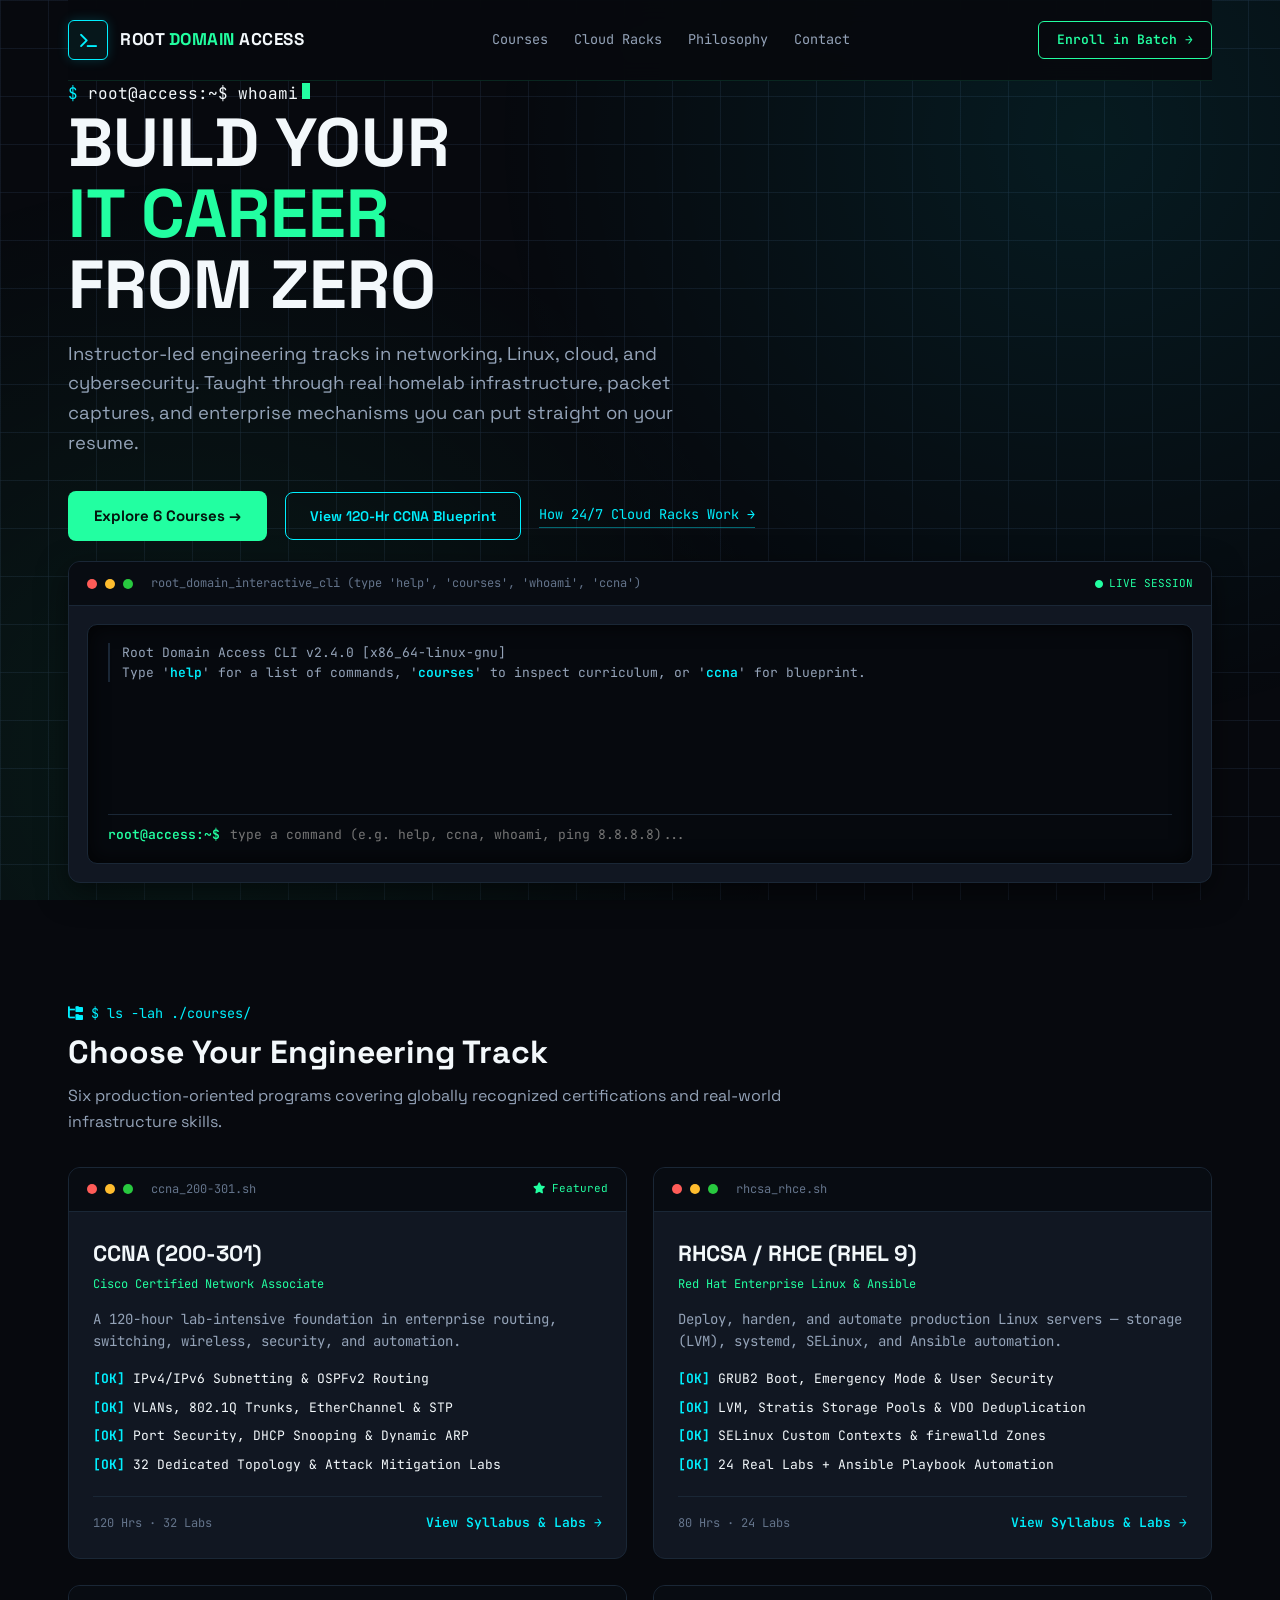
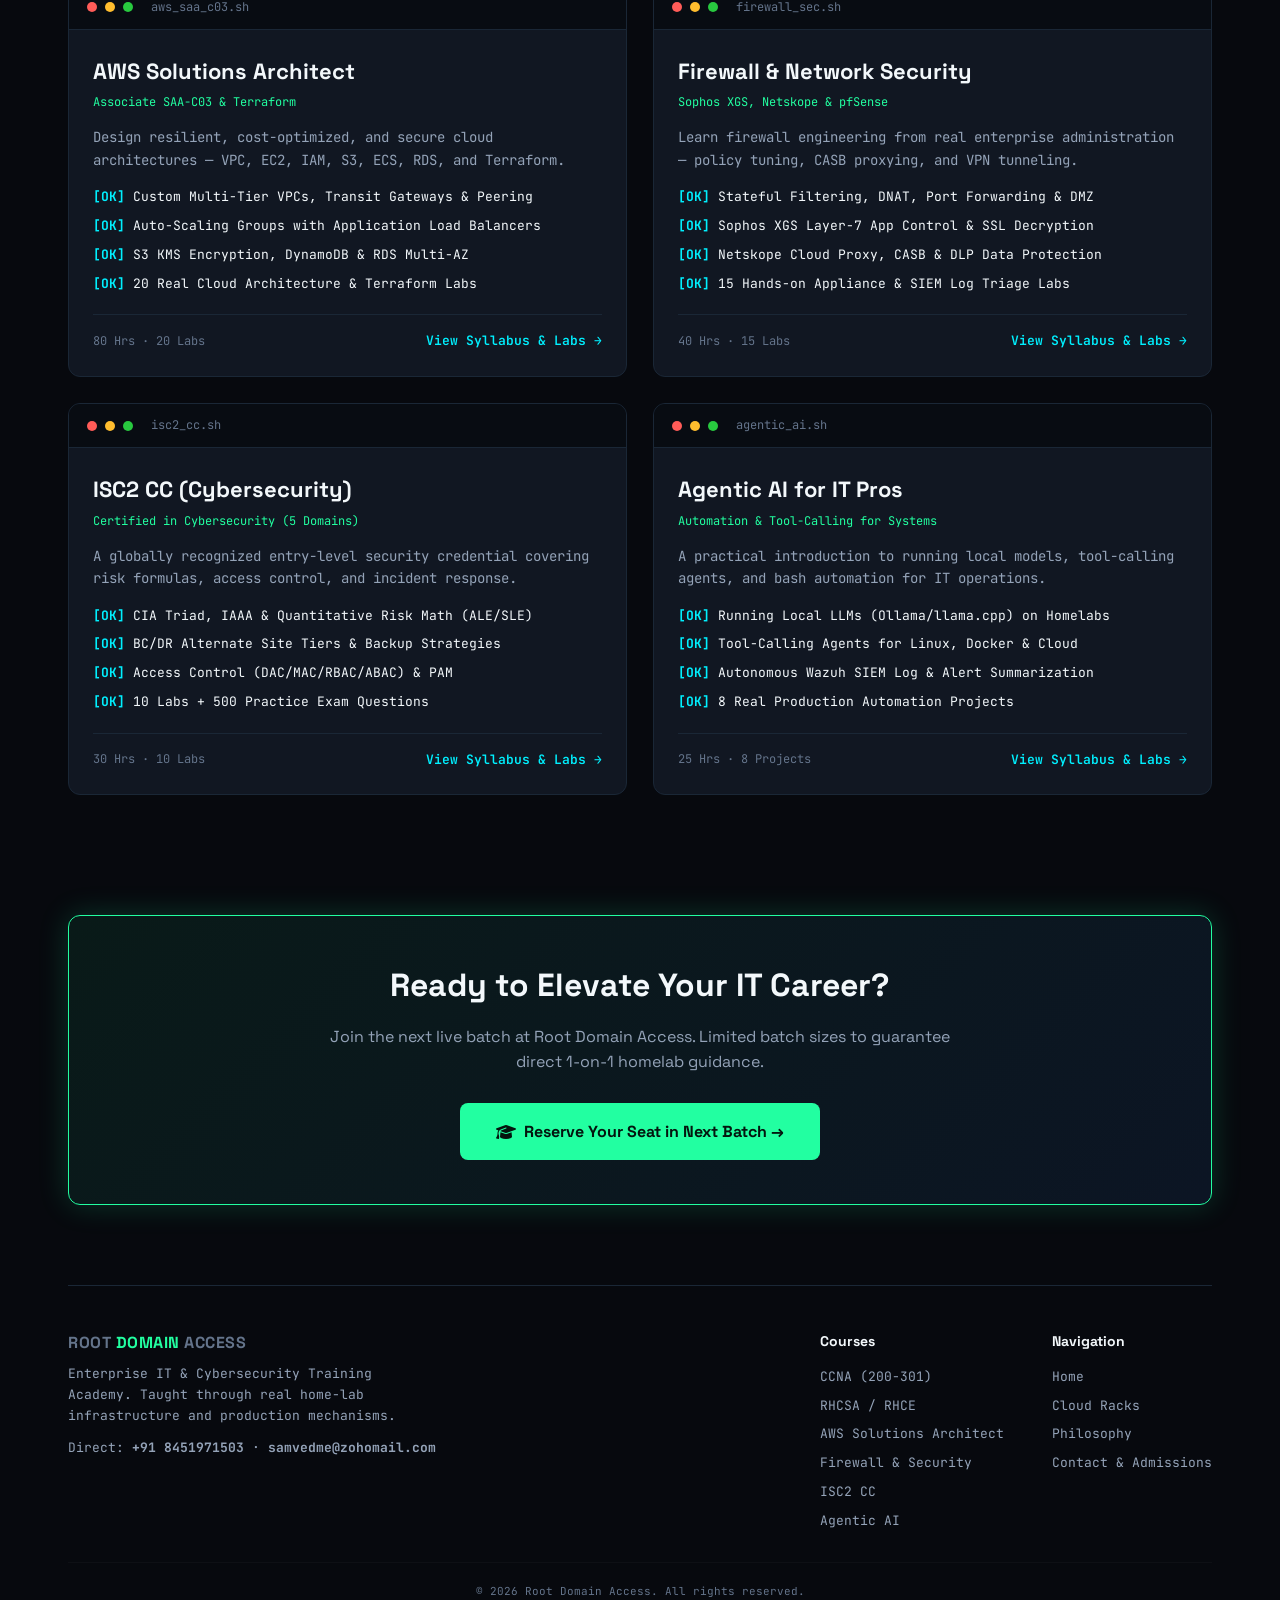
<file: index.html>
<!DOCTYPE html>
<html lang="en">
<head>
<meta charset="UTF-8">
<meta name="viewport" content="width=device-width, initial-scale=1.0">
<title>Root Domain Access — Production-Grade IT & Cybersecurity Academy</title>
<link rel="preconnect" href="https://fonts.googleapis.com">
<link rel="preconnect" href="https://fonts.gstatic.com" crossorigin>
<link href="https://fonts.googleapis.com/css2?family=JetBrains+Mono:ital,wght@0,400;0,500;0,600;0,700;1,400&family=Space+Grotesk:wght@400;500;600;700&display=swap" rel="stylesheet">
<link rel="stylesheet" href="https://cdnjs.cloudflare.com/ajax/libs/font-awesome/6.4.0/css/all.min.css">
<link rel="stylesheet" href="style.css">
<style>
  /* Terminal Simulator Styling */
  .interactive-term {
    background: #06090e;
    border: 1px solid var(--card-border);
    border-radius: 10px;
    padding: 18px 20px;
    font-size: 13px;
    color: var(--white);
    min-height: 240px;
    max-height: 380px;
    overflow-y: auto;
    display: flex;
    flex-direction: column;
    box-shadow: inset 0 0 20px rgba(0,0,0,0.8);
  }
  .term-output {
    flex: 1;
    overflow-y: auto;
    display: flex;
    flex-direction: column;
    gap: 8px;
    margin-bottom: 12px;
  }
  .term-line {
    display: flex;
    gap: 8px;
    color: var(--gray);
  }
  .term-prompt {
    color: var(--green);
    font-weight: 600;
  }
  .term-cmd-text {
    color: var(--white);
  }
  .term-resp {
    color: var(--gray);
    white-space: pre-wrap;
    line-height: 1.5;
    padding-left: 12px;
    border-left: 2px solid var(--card-border);
    margin-bottom: 6px;
  }
  .term-resp .cmd {
    color: var(--cyan);
    font-weight: 600;
  }
  .term-input-row {
    display: flex;
    align-items: center;
    gap: 10px;
    border-top: 1px solid var(--card-border);
    padding-top: 10px;
  }
  .term-input-field {
    flex: 1;
    background: transparent;
    border: none;
    color: var(--white);
    font-family: 'JetBrains Mono', monospace;
    font-size: 13px;
    outline: none;
  }
</style>
</head>
<body>

<div class="wrap">

  <!-- Navbar -->
  <nav>
    <a href="index.html" class="brand">
      <div class="logo-box"><i class="fa-solid fa-terminal"></i></div>
      <div class="brand-text">ROOT <span>DOMAIN</span> ACCESS</div>
    </a>
    <div class="nav-links">
      <a href="#courses">Courses</a>
      <a href="labs.html">Cloud Racks</a>
      <a href="about.html">Philosophy</a>
      <a href="contact.html">Contact</a>
    </div>
    <a href="contact.html" class="btn-enroll-nav">Enroll in Batch →</a>
  </nav>

  <!-- Hero Section -->
  <section class="hero">
    <div class="tag">
      <span style="color:var(--cyan);">$</span> root@access:~$ whoami<span class="cursor-blink" style="width:8px;height:16px;background:var(--green);display:inline-block;margin-left:4px;animation:blink 1.1s step-end infinite;"></span>
    </div>
    <h1 style="font-size:clamp(40px, 5.8vw, 68px);line-height:1.05;margin-bottom:18px;">
      <span style="color:var(--white);">BUILD YOUR</span><br>
      <span style="color:var(--green);">IT CAREER</span><br>
      <span style="color:var(--white);">FROM ZERO</span>
    </h1>
    <p class="hero-sub" style="max-width:680px;color:var(--gray);font-family:'Space Grotesk',sans-serif;font-size:18.5px;line-height:1.6;margin-bottom:34px;">
      Instructor-led engineering tracks in networking, Linux, cloud, and cybersecurity. Taught through real homelab infrastructure, packet captures, and enterprise mechanisms you can put straight on your resume.
    </p>
    <div style="display:flex;gap:18px;flex-wrap:wrap;align-items:center;">
      <a href="#courses" class="btn-primary">Explore 6 Courses →</a>
      <a href="ccna.html" class="btn-secondary">View 120-Hr CCNA Blueprint</a>
      <a href="labs.html" class="btn-ghost">How 24/7 Cloud Racks Work →</a>
    </div>
  </section>

  <!-- Interactive Terminal Simulator Sandbox -->
  <section style="margin:20px 0 60px;">
    <div class="terminal-window">
      <div class="titlebar">
        <div class="dot r"></div><div class="dot y"></div><div class="dot g"></div>
        <div class="titlebar-file">root_domain_interactive_cli (type 'help', 'courses', 'whoami', 'ccna')</div>
        <div class="titlebar-status"><i class="fa-solid fa-circle" style="font-size:8px;"></i> LIVE SESSION</div>
      </div>
      <div style="padding:18px;">
        <div class="interactive-term">
          <div class="term-output" id="terminal-output">
            <div class="term-resp">Root Domain Access CLI v2.4.0 [x86_64-linux-gnu]
Type '<span class="cmd">help</span>' for a list of commands, '<span class="cmd">courses</span>' to inspect curriculum, or '<span class="cmd">ccna</span>' for blueprint.</div>
          </div>
          <div class="term-input-row">
            <span class="term-prompt">root@access:~$</span>
            <input type="text" id="terminal-input" class="term-input-field" placeholder="type a command (e.g. help, ccna, whoami, ping 8.8.8.8)..." autocomplete="off" autofocus>
          </div>
        </div>
      </div>
    </div>
  </section>

  <!-- Course Catalog Grid -->
  <section id="courses" class="section-pad">
    <div class="sec-kicker"><i class="fa-solid fa-folder-tree"></i> $ ls -lah ./courses/</div>
    <h2 class="sec-title">Choose Your Engineering Track</h2>
    <p class="sec-subtitle">
      Six production-oriented programs covering globally recognized certifications and real-world infrastructure skills.
    </p>

    <div class="course-grid" style="display:grid;grid-template-columns:repeat(2, 1fr);gap:26px;">

      <!-- 1. CCNA -->
      <div class="course-card" style="background:var(--bg-card);border:1px solid var(--card-border);border-radius:12px;overflow:hidden;display:flex;flex-direction:column;transition:border-color .2s;">
        <div class="titlebar">
          <div class="dot r"></div><div class="dot y"></div><div class="dot g"></div>
          <div class="titlebar-file">ccna_200-301.sh</div>
          <span style="margin-left:auto;font-size:11px;color:var(--green);"><i class="fa-solid fa-star"></i> Featured</span>
        </div>
        <div style="padding:24px;flex:1;display:flex;flex-direction:column;">
          <h3 style="font-size:22px;margin-bottom:4px;">CCNA (200-301)</h3>
          <div style="font-size:12px;color:var(--green);margin-bottom:14px;">Cisco Certified Network Associate</div>
          <p style="font-size:14px;color:var(--gray);margin-bottom:16px;">
            A 120-hour lab-intensive foundation in enterprise routing, switching, wireless, security, and automation.
          </p>
          <ul style="list-style:none;display:flex;flex-direction:column;gap:8px;margin-bottom:20px;font-size:13px;color:var(--white);">
            <li style="display:flex;gap:8px;"><span style="color:var(--cyan);font-weight:bold;">[OK]</span> IPv4/IPv6 Subnetting &amp; OSPFv2 Routing</li>
            <li style="display:flex;gap:8px;"><span style="color:var(--cyan);font-weight:bold;">[OK]</span> VLANs, 802.1Q Trunks, EtherChannel &amp; STP</li>
            <li style="display:flex;gap:8px;"><span style="color:var(--cyan);font-weight:bold;">[OK]</span> Port Security, DHCP Snooping &amp; Dynamic ARP</li>
            <li style="display:flex;gap:8px;"><span style="color:var(--cyan);font-weight:bold;">[OK]</span> 32 Dedicated Topology &amp; Attack Mitigation Labs</li>
          </ul>
          <div style="margin-top:auto;padding-top:16px;border-top:1px solid var(--card-border);display:flex;justify-content:space-between;align-items:center;">
            <div style="font-size:12px;color:var(--gray-dim);">120 Hrs · 32 Labs</div>
            <a href="ccna.html" style="color:var(--cyan);text-decoration:none;font-size:13px;font-weight:600;">View Syllabus &amp; Labs →</a>
          </div>
        </div>
      </div>

      <!-- 2. RHCSA / RHCE -->
      <div class="course-card" style="background:var(--bg-card);border:1px solid var(--card-border);border-radius:12px;overflow:hidden;display:flex;flex-direction:column;transition:border-color .2s;">
        <div class="titlebar">
          <div class="dot r"></div><div class="dot y"></div><div class="dot g"></div>
          <div class="titlebar-file">rhcsa_rhce.sh</div>
        </div>
        <div style="padding:24px;flex:1;display:flex;flex-direction:column;">
          <h3 style="font-size:22px;margin-bottom:4px;">RHCSA / RHCE (RHEL 9)</h3>
          <div style="font-size:12px;color:var(--green);margin-bottom:14px;">Red Hat Enterprise Linux &amp; Ansible</div>
          <p style="font-size:14px;color:var(--gray);margin-bottom:16px;">
            Deploy, harden, and automate production Linux servers — storage (LVM), systemd, SELinux, and Ansible automation.
          </p>
          <ul style="list-style:none;display:flex;flex-direction:column;gap:8px;margin-bottom:20px;font-size:13px;color:var(--white);">
            <li style="display:flex;gap:8px;"><span style="color:var(--cyan);font-weight:bold;">[OK]</span> GRUB2 Boot, Emergency Mode &amp; User Security</li>
            <li style="display:flex;gap:8px;"><span style="color:var(--cyan);font-weight:bold;">[OK]</span> LVM, Stratis Storage Pools &amp; VDO Deduplication</li>
            <li style="display:flex;gap:8px;"><span style="color:var(--cyan);font-weight:bold;">[OK]</span> SELinux Custom Contexts &amp; firewalld Zones</li>
            <li style="display:flex;gap:8px;"><span style="color:var(--cyan);font-weight:bold;">[OK]</span> 24 Real Labs + Ansible Playbook Automation</li>
          </ul>
          <div style="margin-top:auto;padding-top:16px;border-top:1px solid var(--card-border);display:flex;justify-content:space-between;align-items:center;">
            <div style="font-size:12px;color:var(--gray-dim);">80 Hrs · 24 Labs</div>
            <a href="rhcsa-rhce.html" style="color:var(--cyan);text-decoration:none;font-size:13px;font-weight:600;">View Syllabus &amp; Labs →</a>
          </div>
        </div>
      </div>

      <!-- 3. AWS Solutions Architect -->
      <div class="course-card" style="background:var(--bg-card);border:1px solid var(--card-border);border-radius:12px;overflow:hidden;display:flex;flex-direction:column;transition:border-color .2s;">
        <div class="titlebar">
          <div class="dot r"></div><div class="dot y"></div><div class="dot g"></div>
          <div class="titlebar-file">aws_saa_c03.sh</div>
        </div>
        <div style="padding:24px;flex:1;display:flex;flex-direction:column;">
          <h3 style="font-size:22px;margin-bottom:4px;">AWS Solutions Architect</h3>
          <div style="font-size:12px;color:var(--green);margin-bottom:14px;">Associate SAA-C03 &amp; Terraform</div>
          <p style="font-size:14px;color:var(--gray);margin-bottom:16px;">
            Design resilient, cost-optimized, and secure cloud architectures — VPC, EC2, IAM, S3, ECS, RDS, and Terraform.
          </p>
          <ul style="list-style:none;display:flex;flex-direction:column;gap:8px;margin-bottom:20px;font-size:13px;color:var(--white);">
            <li style="display:flex;gap:8px;"><span style="color:var(--cyan);font-weight:bold;">[OK]</span> Custom Multi-Tier VPCs, Transit Gateways &amp; Peering</li>
            <li style="display:flex;gap:8px;"><span style="color:var(--cyan);font-weight:bold;">[OK]</span> Auto-Scaling Groups with Application Load Balancers</li>
            <li style="display:flex;gap:8px;"><span style="color:var(--cyan);font-weight:bold;">[OK]</span> S3 KMS Encryption, DynamoDB &amp; RDS Multi-AZ</li>
            <li style="display:flex;gap:8px;"><span style="color:var(--cyan);font-weight:bold;">[OK]</span> 20 Real Cloud Architecture &amp; Terraform Labs</li>
          </ul>
          <div style="margin-top:auto;padding-top:16px;border-top:1px solid var(--card-border);display:flex;justify-content:space-between;align-items:center;">
            <div style="font-size:12px;color:var(--gray-dim);">80 Hrs · 20 Labs</div>
            <a href="aws-solutions-architect.html" style="color:var(--cyan);text-decoration:none;font-size:13px;font-weight:600;">View Syllabus &amp; Labs →</a>
          </div>
        </div>
      </div>

      <!-- 4. Firewall & Network Security -->
      <div class="course-card" style="background:var(--bg-card);border:1px solid var(--card-border);border-radius:12px;overflow:hidden;display:flex;flex-direction:column;transition:border-color .2s;">
        <div class="titlebar">
          <div class="dot r"></div><div class="dot y"></div><div class="dot g"></div>
          <div class="titlebar-file">firewall_sec.sh</div>
        </div>
        <div style="padding:24px;flex:1;display:flex;flex-direction:column;">
          <h3 style="font-size:22px;margin-bottom:4px;">Firewall &amp; Network Security</h3>
          <div style="font-size:12px;color:var(--green);margin-bottom:14px;">Sophos XGS, Netskope &amp; pfSense</div>
          <p style="font-size:14px;color:var(--gray);margin-bottom:16px;">
            Learn firewall engineering from real enterprise administration — policy tuning, CASB proxying, and VPN tunneling.
          </p>
          <ul style="list-style:none;display:flex;flex-direction:column;gap:8px;margin-bottom:20px;font-size:13px;color:var(--white);">
            <li style="display:flex;gap:8px;"><span style="color:var(--cyan);font-weight:bold;">[OK]</span> Stateful Filtering, DNAT, Port Forwarding &amp; DMZ</li>
            <li style="display:flex;gap:8px;"><span style="color:var(--cyan);font-weight:bold;">[OK]</span> Sophos XGS Layer-7 App Control &amp; SSL Decryption</li>
            <li style="display:flex;gap:8px;"><span style="color:var(--cyan);font-weight:bold;">[OK]</span> Netskope Cloud Proxy, CASB &amp; DLP Data Protection</li>
            <li style="display:flex;gap:8px;"><span style="color:var(--cyan);font-weight:bold;">[OK]</span> 15 Hands-on Appliance &amp; SIEM Log Triage Labs</li>
          </ul>
          <div style="margin-top:auto;padding-top:16px;border-top:1px solid var(--card-border);display:flex;justify-content:space-between;align-items:center;">
            <div style="font-size:12px;color:var(--gray-dim);">40 Hrs · 15 Labs</div>
            <a href="firewall-security.html" style="color:var(--cyan);text-decoration:none;font-size:13px;font-weight:600;">View Syllabus &amp; Labs →</a>
          </div>
        </div>
      </div>

      <!-- 5. ISC2 CC -->
      <div class="course-card" style="background:var(--bg-card);border:1px solid var(--card-border);border-radius:12px;overflow:hidden;display:flex;flex-direction:column;transition:border-color .2s;">
        <div class="titlebar">
          <div class="dot r"></div><div class="dot y"></div><div class="dot g"></div>
          <div class="titlebar-file">isc2_cc.sh</div>
        </div>
        <div style="padding:24px;flex:1;display:flex;flex-direction:column;">
          <h3 style="font-size:22px;margin-bottom:4px;">ISC2 CC (Cybersecurity)</h3>
          <div style="font-size:12px;color:var(--green);margin-bottom:14px;">Certified in Cybersecurity (5 Domains)</div>
          <p style="font-size:14px;color:var(--gray);margin-bottom:16px;">
            A globally recognized entry-level security credential covering risk formulas, access control, and incident response.
          </p>
          <ul style="list-style:none;display:flex;flex-direction:column;gap:8px;margin-bottom:20px;font-size:13px;color:var(--white);">
            <li style="display:flex;gap:8px;"><span style="color:var(--cyan);font-weight:bold;">[OK]</span> CIA Triad, IAAA &amp; Quantitative Risk Math (ALE/SLE)</li>
            <li style="display:flex;gap:8px;"><span style="color:var(--cyan);font-weight:bold;">[OK]</span> BC/DR Alternate Site Tiers &amp; Backup Strategies</li>
            <li style="display:flex;gap:8px;"><span style="color:var(--cyan);font-weight:bold;">[OK]</span> Access Control (DAC/MAC/RBAC/ABAC) &amp; PAM</li>
            <li style="display:flex;gap:8px;"><span style="color:var(--cyan);font-weight:bold;">[OK]</span> 10 Labs + 500 Practice Exam Questions</li>
          </ul>
          <div style="margin-top:auto;padding-top:16px;border-top:1px solid var(--card-border);display:flex;justify-content:space-between;align-items:center;">
            <div style="font-size:12px;color:var(--gray-dim);">30 Hrs · 10 Labs</div>
            <a href="isc2-cc.html" style="color:var(--cyan);text-decoration:none;font-size:13px;font-weight:600;">View Syllabus &amp; Labs →</a>
          </div>
        </div>
      </div>

      <!-- 6. Agentic AI -->
      <div class="course-card" style="background:var(--bg-card);border:1px solid var(--card-border);border-radius:12px;overflow:hidden;display:flex;flex-direction:column;transition:border-color .2s;">
        <div class="titlebar">
          <div class="dot r"></div><div class="dot y"></div><div class="dot g"></div>
          <div class="titlebar-file">agentic_ai.sh</div>
        </div>
        <div style="padding:24px;flex:1;display:flex;flex-direction:column;">
          <h3 style="font-size:22px;margin-bottom:4px;">Agentic AI for IT Pros</h3>
          <div style="font-size:12px;color:var(--green);margin-bottom:14px;">Automation &amp; Tool-Calling for Systems</div>
          <p style="font-size:14px;color:var(--gray);margin-bottom:16px;">
            A practical introduction to running local models, tool-calling agents, and bash automation for IT operations.
          </p>
          <ul style="list-style:none;display:flex;flex-direction:column;gap:8px;margin-bottom:20px;font-size:13px;color:var(--white);">
            <li style="display:flex;gap:8px;"><span style="color:var(--cyan);font-weight:bold;">[OK]</span> Running Local LLMs (Ollama/llama.cpp) on Homelabs</li>
            <li style="display:flex;gap:8px;"><span style="color:var(--cyan);font-weight:bold;">[OK]</span> Tool-Calling Agents for Linux, Docker &amp; Cloud</li>
            <li style="display:flex;gap:8px;"><span style="color:var(--cyan);font-weight:bold;">[OK]</span> Autonomous Wazuh SIEM Log &amp; Alert Summarization</li>
            <li style="display:flex;gap:8px;"><span style="color:var(--cyan);font-weight:bold;">[OK]</span> 8 Real Production Automation Projects</li>
          </ul>
          <div style="margin-top:auto;padding-top:16px;border-top:1px solid var(--card-border);display:flex;justify-content:space-between;align-items:center;">
            <div style="font-size:12px;color:var(--gray-dim);">25 Hrs · 8 Projects</div>
            <a href="agentic-ai.html" style="color:var(--cyan);text-decoration:none;font-size:13px;font-weight:600;">View Syllabus &amp; Labs →</a>
          </div>
        </div>
      </div>

    </div>
  </section>

  <!-- CTA Banner -->
  <div class="cta-banner">
    <h2>Ready to Elevate Your IT Career?</h2>
    <p>Join the next live batch at Root Domain Access. Limited batch sizes to guarantee direct 1-on-1 homelab guidance.</p>
    <a href="contact.html" class="btn-primary" style="padding:16px 36px;font-size:16px;">
      <i class="fa-solid fa-graduation-cap"></i> Reserve Your Seat in Next Batch →
    </a>
  </div>

  <!-- Footer -->
  <footer>
    <div class="footer-inner">
      <div class="footer-left">
        <div class="brand-text" style="font-size:16px;">ROOT <span>DOMAIN</span> ACCESS</div>
        <p>Enterprise IT &amp; Cybersecurity Training Academy. Taught through real home-lab infrastructure and production mechanisms.</p>
        <div style="margin-top:12px;color:var(--gray);font-size:13px;">
          Direct: <b>+91 8451971503</b> · <b>samvedme@zohomail.com</b>
        </div>
      </div>

      <div class="footer-links">
        <div>
          <h5>Courses</h5>
          <a href="ccna.html">CCNA (200-301)</a>
          <a href="rhcsa-rhce.html">RHCSA / RHCE</a>
          <a href="aws-solutions-architect.html">AWS Solutions Architect</a>
          <a href="firewall-security.html">Firewall &amp; Security</a>
          <a href="isc2-cc.html">ISC2 CC</a>
          <a href="agentic-ai.html">Agentic AI</a>
        </div>
        <div>
          <h5>Navigation</h5>
          <a href="index.html">Home</a>
          <a href="labs.html">Cloud Racks</a>
          <a href="about.html">Philosophy</a>
          <a href="contact.html">Contact &amp; Admissions</a>
        </div>
      </div>
    </div>
    <div style="margin-top:30px;text-align:center;font-size:11px;color:var(--gray-dim);border-top:1px solid rgba(255,255,255,0.03);padding-top:20px;">
      © 2026 Root Domain Access. All rights reserved.
    </div>
  </footer>

</div>

<script src="main.js"></script>
</body>
</html>
</file>
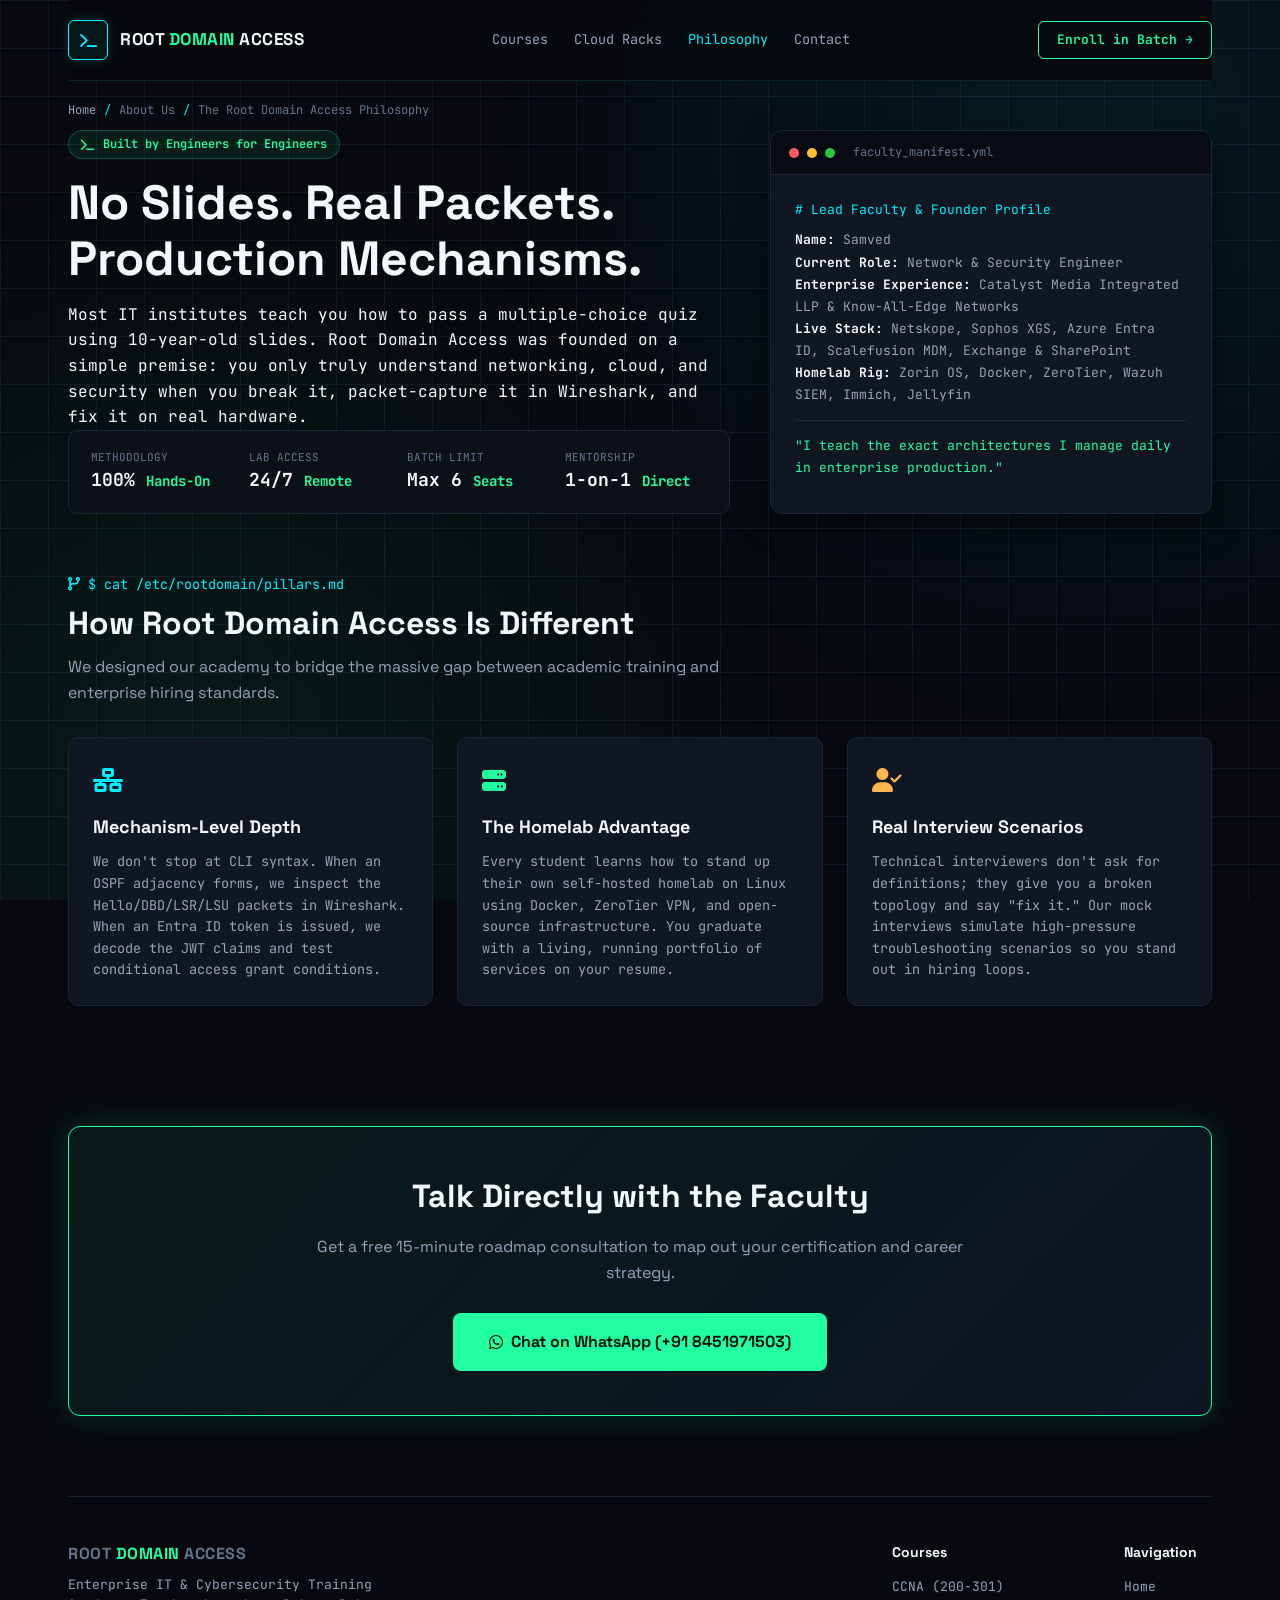
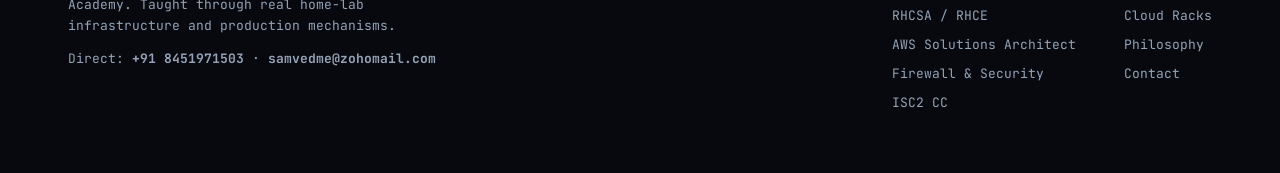
<file: about.html>
<!DOCTYPE html>
<html lang="en">
<head>
<meta charset="UTF-8">
<meta name="viewport" content="width=device-width, initial-scale=1.0">
<title>About & Philosophy | Root Domain Access</title>
<link rel="preconnect" href="https://fonts.googleapis.com">
<link rel="preconnect" href="https://fonts.gstatic.com" crossorigin>
<link href="https://fonts.googleapis.com/css2?family=JetBrains+Mono:ital,wght@0,400;0,500;0,600;0,700;1,400&family=Space+Grotesk:wght@400;500;600;700&display=swap" rel="stylesheet">
<link rel="stylesheet" href="https://cdnjs.cloudflare.com/ajax/libs/font-awesome/6.4.0/css/all.min.css">
<link rel="stylesheet" href="style.css">
</head>
<body>

<div class="wrap">

  <!-- Navbar -->
  <nav>
    <a href="index.html" class="brand">
      <div class="logo-box"><i class="fa-solid fa-terminal"></i></div>
      <div class="brand-text">ROOT <span>DOMAIN</span> ACCESS</div>
    </a>
    <div class="nav-links">
      <a href="index.html#courses">Courses</a>
      <a href="labs.html">Cloud Racks</a>
      <a href="about.html" class="active">Philosophy</a>
      <a href="contact.html">Contact</a>
    </div>
    <a href="contact.html" class="btn-enroll-nav">Enroll in Batch →</a>
  </nav>

  <!-- Breadcrumbs -->
  <div class="breadcrumb">
    <a href="index.html">Home</a> <span>/</span> About Us <span>/</span> The Root Domain Access Philosophy
  </div>

  <!-- Hero Section -->
  <section class="hero">
    <div class="hero-grid" style="display:grid;grid-template-columns:1.8fr 1.2fr;gap:40px;">
      <div>
        <div class="badge-tag">
          <i class="fa-solid fa-terminal"></i> Built by Engineers for Engineers
        </div>
        <h1 style="font-size:clamp(32px, 4.5vw, 48px);line-height:1.15;margin:16px 0;">
          No Slides. Real Packets. Production Mechanisms.
        </h1>
        <p class="hero-desc">
          Most IT institutes teach you how to pass a multiple-choice quiz using 10-year-old slides. Root Domain Access was founded on a simple premise: you only truly understand networking, cloud, and security when you break it, packet-capture it in Wireshark, and fix it on real hardware.
        </p>

        <!-- Stats Bar -->
        <div class="stats-bar" style="display:grid;grid-template-columns:repeat(4, 1fr);gap:16px;background:var(--bg-surface);border:1px solid var(--card-border);border-radius:10px;padding:18px 22px;">
          <div class="stat-item">
            <div style="font-size:11px;color:var(--gray-dim);text-transform:uppercase;">Methodology</div>
            <div style="font-size:18px;font-weight:700;color:var(--white);">100% <span style="color:var(--green);font-size:14px;">Hands-On</span></div>
          </div>
          <div class="stat-item">
            <div style="font-size:11px;color:var(--gray-dim);text-transform:uppercase;">Lab Access</div>
            <div style="font-size:18px;font-weight:700;color:var(--white);">24/7 <span style="color:var(--green);font-size:14px;">Remote</span></div>
          </div>
          <div class="stat-item">
            <div style="font-size:11px;color:var(--gray-dim);text-transform:uppercase;">Batch Limit</div>
            <div style="font-size:18px;font-weight:700;color:var(--white);">Max 6 <span style="color:var(--green);font-size:14px;">Seats</span></div>
          </div>
          <div class="stat-item">
            <div style="font-size:11px;color:var(--gray-dim);text-transform:uppercase;">Mentorship</div>
            <div style="font-size:18px;font-weight:700;color:var(--white);">1-on-1 <span style="color:var(--green);font-size:14px;">Direct</span></div>
          </div>
        </div>
      </div>

      <!-- Terminal Window -->
      <div class="terminal-window">
        <div class="titlebar">
          <div class="dot r"></div><div class="dot y"></div><div class="dot g"></div>
          <div class="titlebar-file">faculty_manifest.yml</div>
        </div>
        <div style="padding:24px;">
          <div style="font-size:13px;color:var(--gray);line-height:1.7;">
            <div style="color:var(--cyan);margin-bottom:8px;"># Lead Faculty &amp; Founder Profile</div>
            <div><b style="color:var(--white);">Name:</b> Samved</div>
            <div><b style="color:var(--white);">Current Role:</b> Network &amp; Security Engineer</div>
            <div><b style="color:var(--white);">Enterprise Experience:</b> Catalyst Media Integrated LLP &amp; Know-All-Edge Networks</div>
            <div><b style="color:var(--white);">Live Stack:</b> Netskope, Sophos XGS, Azure Entra ID, Scalefusion MDM, Exchange &amp; SharePoint</div>
            <div><b style="color:var(--white);">Homelab Rig:</b> Zorin OS, Docker, ZeroTier, Wazuh SIEM, Immich, Jellyfin</div>
            <div style="margin-top:14px;padding-top:14px;border-top:1px solid var(--card-border);color:var(--green);">
              "I teach the exact architectures I manage daily in enterprise production."
            </div>
          </div>
        </div>
      </div>
    </div>
  </section>

  <!-- Core Pillars -->
  <section class="section-pad">
    <div class="sec-kicker"><i class="fa-solid fa-code-branch"></i> $ cat /etc/rootdomain/pillars.md</div>
    <h2 class="sec-title">How Root Domain Access Is Different</h2>
    <p class="sec-subtitle">We designed our academy to bridge the massive gap between academic training and enterprise hiring standards.</p>

    <div style="display:grid;grid-template-columns:repeat(3, 1fr);gap:24px;">
      <!-- Pillar 1 -->
      <div style="background:var(--bg-card);border:1px solid var(--card-border);border-radius:10px;padding:24px;">
        <div style="font-size:24px;color:var(--cyan);margin-bottom:12px;"><i class="fa-solid fa-network-wired"></i></div>
        <h3 style="font-size:18px;margin-bottom:10px;">Mechanism-Level Depth</h3>
        <p style="font-size:13.5px;color:var(--gray);line-height:1.6;">
          We don't stop at CLI syntax. When an OSPF adjacency forms, we inspect the Hello/DBD/LSR/LSU packets in Wireshark. When an Entra ID token is issued, we decode the JWT claims and test conditional access grant conditions.
        </p>
      </div>

      <!-- Pillar 2 -->
      <div style="background:var(--bg-card);border:1px solid var(--card-border);border-radius:10px;padding:24px;">
        <div style="font-size:24px;color:var(--green);margin-bottom:12px;"><i class="fa-solid fa-server"></i></div>
        <h3 style="font-size:18px;margin-bottom:10px;">The Homelab Advantage</h3>
        <p style="font-size:13.5px;color:var(--gray);line-height:1.6;">
          Every student learns how to stand up their own self-hosted homelab on Linux using Docker, ZeroTier VPN, and open-source infrastructure. You graduate with a living, running portfolio of services on your resume.
        </p>
      </div>

      <!-- Pillar 3 -->
      <div style="background:var(--bg-card);border:1px solid var(--card-border);border-radius:10px;padding:24px;">
        <div style="font-size:24px;color:var(--amber);margin-bottom:12px;"><i class="fa-solid fa-user-check"></i></div>
        <h3 style="font-size:18px;margin-bottom:10px;">Real Interview Scenarios</h3>
        <p style="font-size:13.5px;color:var(--gray);line-height:1.6;">
          Technical interviewers don't ask for definitions; they give you a broken topology and say "fix it." Our mock interviews simulate high-pressure troubleshooting scenarios so you stand out in hiring loops.
        </p>
      </div>
    </div>
  </section>

  <!-- CTA Banner -->
  <div class="cta-banner">
    <h2>Talk Directly with the Faculty</h2>
    <p>Get a free 15-minute roadmap consultation to map out your certification and career strategy.</p>
    <a href="https://wa.me/918451971503?text=Hi%20Samved,%20I%20would%20like%20to%20schedule%20a%20career%20consultation." target="_blank" class="btn-primary" style="padding:16px 36px;font-size:16px;">
      <i class="fa-brands fa-whatsapp"></i> Chat on WhatsApp (+91 8451971503)
    </a>
  </div>

  <!-- Footer -->
  <footer>
    <div class="footer-inner">
      <div class="footer-left">
        <div class="brand-text" style="font-size:16px;">ROOT <span>DOMAIN</span> ACCESS</div>
        <p>Enterprise IT &amp; Cybersecurity Training Academy. Taught through real home-lab infrastructure and production mechanisms.</p>
        <div style="margin-top:12px;color:var(--gray);font-size:13px;">
          Direct: <b>+91 8451971503</b> · <b>samvedme@zohomail.com</b>
        </div>
      </div>

      <div class="footer-links">
        <div>
          <h5>Courses</h5>
          <a href="ccna.html">CCNA (200-301)</a>
          <a href="rhcsa-rhce.html">RHCSA / RHCE</a>
          <a href="aws-solutions-architect.html">AWS Solutions Architect</a>
          <a href="firewall-security.html">Firewall &amp; Security</a>
          <a href="isc2-cc.html">ISC2 CC</a>
        </div>
        <div>
          <h5>Navigation</h5>
          <a href="index.html">Home</a>
          <a href="labs.html">Cloud Racks</a>
          <a href="about.html">Philosophy</a>
          <a href="contact.html">Contact</a>
        </div>
      </div>
    </div>
  </footer>

</div>

<script src="main.js"></script>
</body>
</html>
</file>
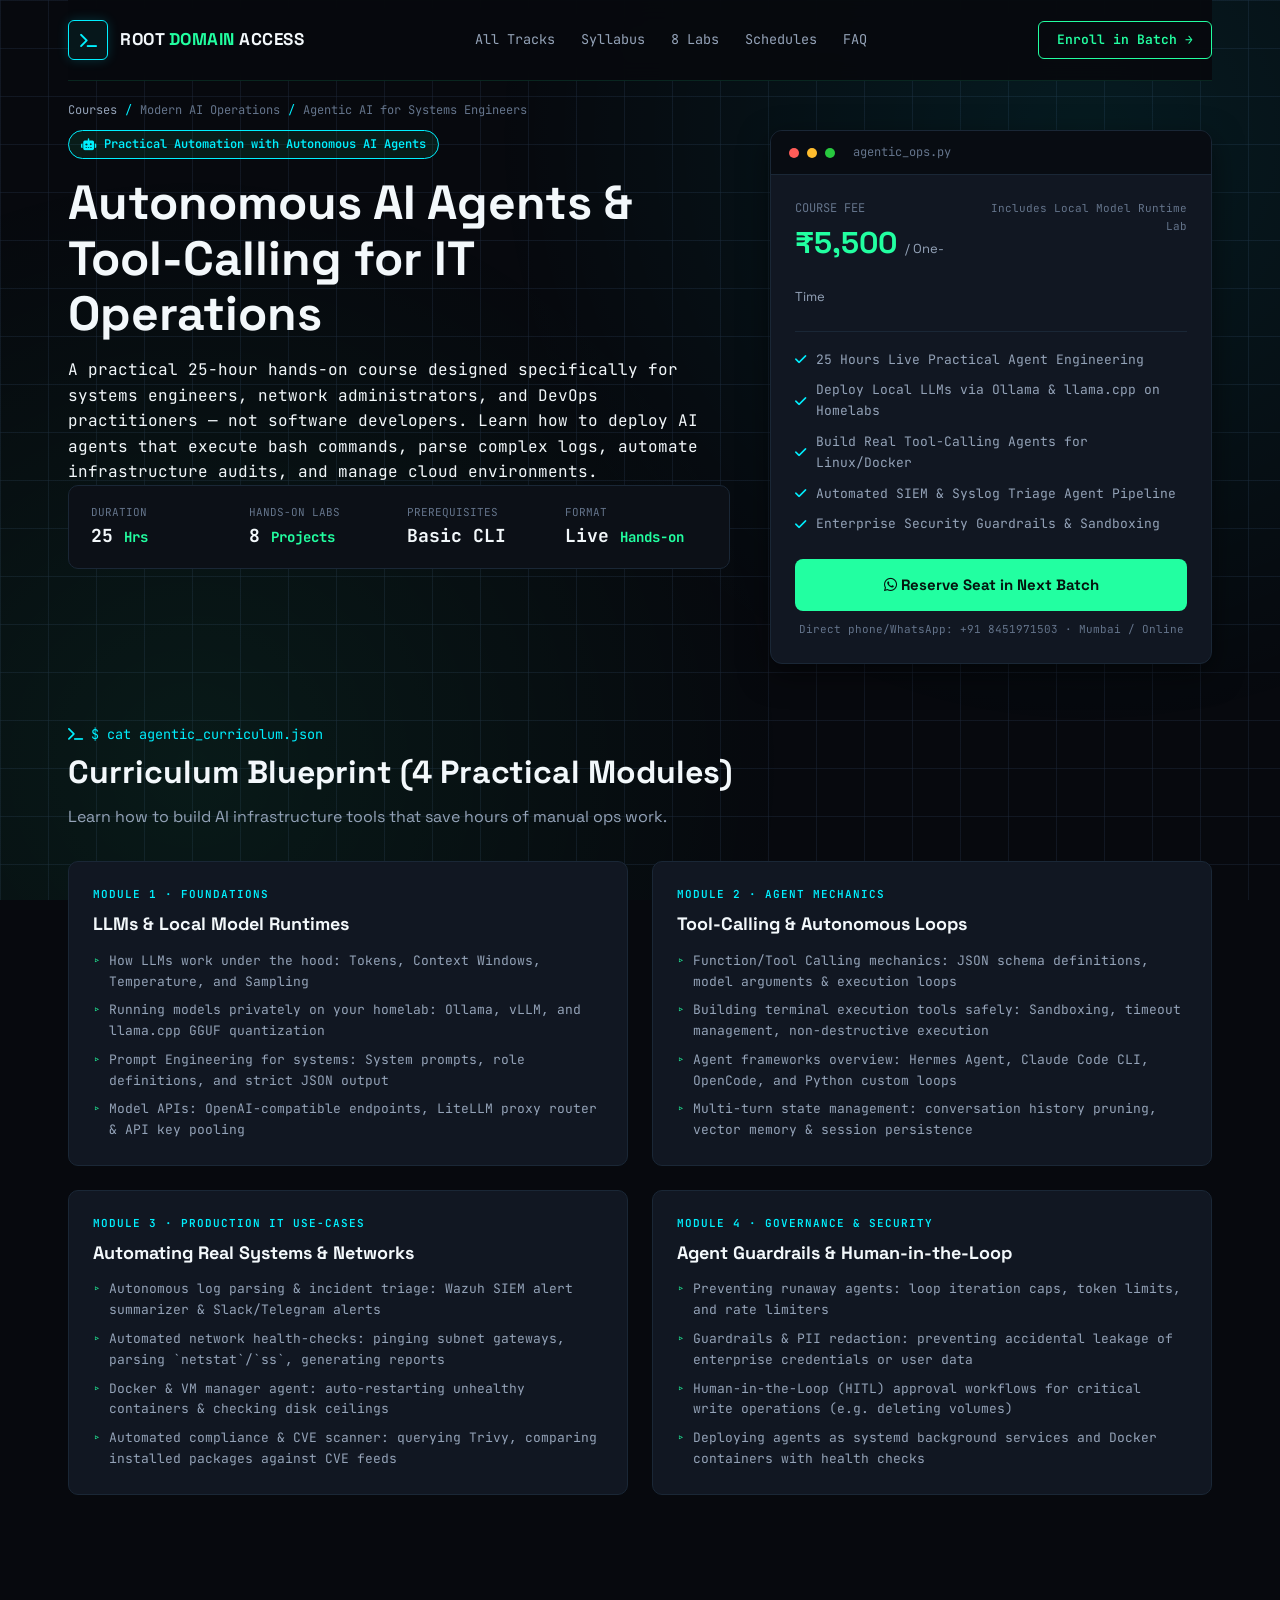
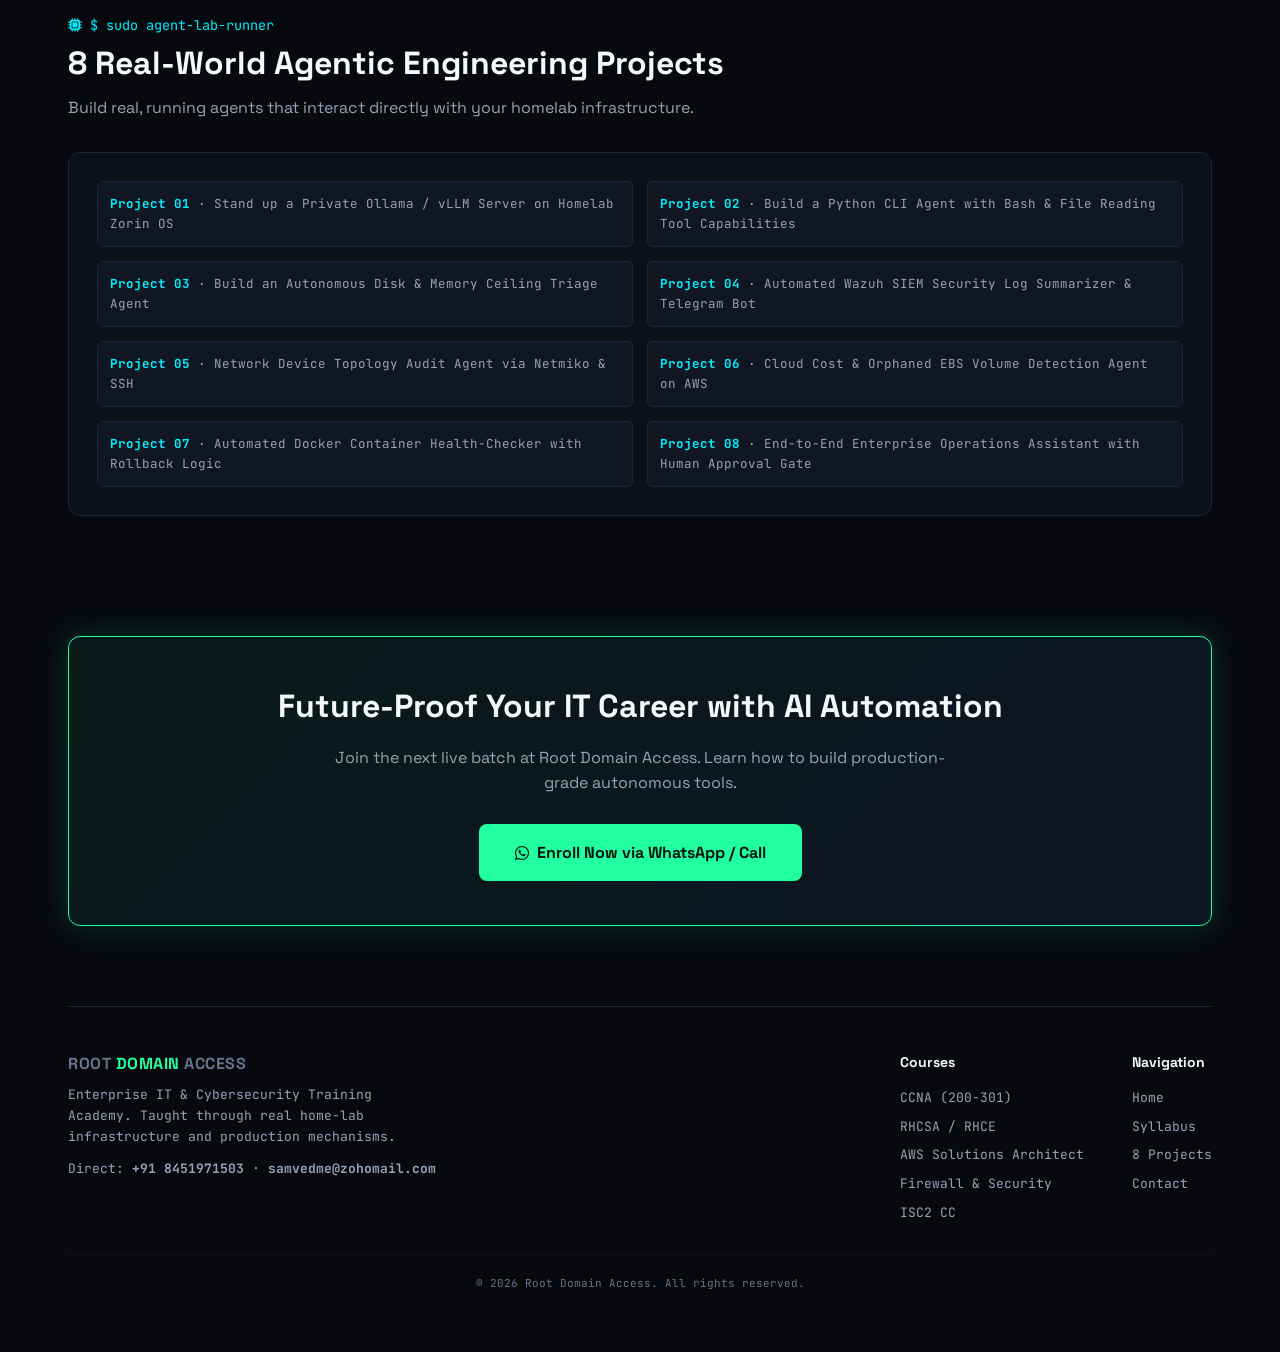
<file: agentic-ai.html>
<!DOCTYPE html>
<html lang="en">
<head>
<meta charset="UTF-8">
<meta name="viewport" content="width=device-width, initial-scale=1.0">
<title>Agentic AI for Systems & IT Pros | Root Domain Access</title>
<link rel="preconnect" href="https://fonts.googleapis.com">
<link rel="preconnect" href="https://fonts.gstatic.com" crossorigin>
<link href="https://fonts.googleapis.com/css2?family=JetBrains+Mono:ital,wght@0,400;0,500;0,600;0,700;1,400&family=Space+Grotesk:wght@400;500;600;700&display=swap" rel="stylesheet">
<link rel="stylesheet" href="https://cdnjs.cloudflare.com/ajax/libs/font-awesome/6.4.0/css/all.min.css">
<link rel="stylesheet" href="style.css">
</head>
<body>

<div class="wrap">

  <!-- Navbar -->
  <nav>
    <a href="index.html" class="brand">
      <div class="logo-box"><i class="fa-solid fa-terminal"></i></div>
      <div class="brand-text">ROOT <span>DOMAIN</span> ACCESS</div>
    </a>
    <div class="nav-links">
      <a href="index.html#courses">All Tracks</a>
      <a href="#curriculum">Syllabus</a>
      <a href="#labs">8 Labs</a>
      <a href="#schedules">Schedules</a>
      <a href="#faq">FAQ</a>
    </div>
    <a href="#enroll" class="btn-enroll-nav">Enroll in Batch →</a>
  </nav>

  <!-- Breadcrumbs -->
  <div class="breadcrumb">
    <a href="index.html">Courses</a> <span>/</span> Modern AI Operations <span>/</span> Agentic AI for Systems Engineers
  </div>

  <!-- Hero Section -->
  <section class="hero">
    <div class="hero-grid" style="display:grid;grid-template-columns:1.8fr 1.2fr;gap:40px;">
      <div>
        <div class="badge-tag" style="border-color:var(--cyan);color:var(--cyan);">
          <i class="fa-solid fa-robot"></i> Practical Automation with Autonomous AI Agents
        </div>
        <h1 style="font-size:clamp(32px, 4.5vw, 48px);line-height:1.15;margin:16px 0;">
          Autonomous AI Agents &amp; Tool-Calling for IT Operations
        </h1>
        <p class="hero-desc">
          A practical 25-hour hands-on course designed specifically for systems engineers, network administrators, and DevOps practitioners — not software developers. Learn how to deploy AI agents that execute bash commands, parse complex logs, automate infrastructure audits, and manage cloud environments.
        </p>

        <!-- Stats Bar -->
        <div class="stats-bar" style="display:grid;grid-template-columns:repeat(4, 1fr);gap:16px;background:var(--bg-surface);border:1px solid var(--card-border);border-radius:10px;padding:18px 22px;">
          <div class="stat-item">
            <div style="font-size:11px;color:var(--gray-dim);text-transform:uppercase;">Duration</div>
            <div style="font-size:18px;font-weight:700;color:var(--white);">25 <span style="color:var(--green);font-size:14px;">Hrs</span></div>
          </div>
          <div class="stat-item">
            <div style="font-size:11px;color:var(--gray-dim);text-transform:uppercase;">Hands-on Labs</div>
            <div style="font-size:18px;font-weight:700;color:var(--white);">8 <span style="color:var(--green);font-size:14px;">Projects</span></div>
          </div>
          <div class="stat-item">
            <div style="font-size:11px;color:var(--gray-dim);text-transform:uppercase;">Prerequisites</div>
            <div style="font-size:18px;font-weight:700;color:var(--white);">Basic CLI</div>
          </div>
          <div class="stat-item">
            <div style="font-size:11px;color:var(--gray-dim);text-transform:uppercase;">Format</div>
            <div style="font-size:18px;font-weight:700;color:var(--white);">Live <span style="color:var(--green);font-size:14px;">Hands-on</span></div>
          </div>
        </div>
      </div>

      <!-- Hero Enrollment Card -->
      <div class="terminal-window" id="enroll">
        <div class="titlebar">
          <div class="dot r"></div><div class="dot y"></div><div class="dot g"></div>
          <div class="titlebar-file">agentic_ops.py</div>
        </div>
        <div style="padding:24px;">
          <div style="display:flex;justify-content:space-between;align-items:baseline;padding-bottom:16px;border-bottom:1px solid var(--card-border);margin-bottom:18px;">
            <div>
              <div style="font-size:12px;color:var(--gray-dim);text-transform:uppercase;">Course Fee</div>
              <div style="font-size:30px;font-weight:700;color:var(--green);font-family:'Space Grotesk',sans-serif;">₹5,500 <span style="font-size:13px;color:var(--gray);font-weight:400;">/ One-Time</span></div>
            </div>
            <div style="font-size:11px;color:var(--gray-dim);text-align:right;">
              <div>Includes Local Model Runtime Lab</div>
            </div>
          </div>

          <ul style="list-style:none;display:flex;flex-direction:column;gap:10px;margin-bottom:24px;">
            <li style="font-size:13px;color:var(--gray);display:flex;align-items:center;gap:10px;"><i class="fa-solid fa-check" style="color:var(--cyan);"></i> 25 Hours Live Practical Agent Engineering</li>
            <li style="font-size:13px;color:var(--gray);display:flex;align-items:center;gap:10px;"><i class="fa-solid fa-check" style="color:var(--cyan);"></i> Deploy Local LLMs via Ollama &amp; llama.cpp on Homelabs</li>
            <li style="font-size:13px;color:var(--gray);display:flex;align-items:center;gap:10px;"><i class="fa-solid fa-check" style="color:var(--cyan);"></i> Build Real Tool-Calling Agents for Linux/Docker</li>
            <li style="font-size:13px;color:var(--gray);display:flex;align-items:center;gap:10px;"><i class="fa-solid fa-check" style="color:var(--cyan);"></i> Automated SIEM &amp; Syslog Triage Agent Pipeline</li>
            <li style="font-size:13px;color:var(--gray);display:flex;align-items:center;gap:10px;"><i class="fa-solid fa-check" style="color:var(--cyan);"></i> Enterprise Security Guardrails &amp; Sandboxing</li>
          </ul>

          <a href="https://wa.me/918451971503?text=Hi%20Samved,%20I%20want%20to%20enroll%20in%20Agentic%20AI%20for%20IT%20Pros." target="_blank" class="btn-primary" style="display:block;width:100%;text-align:center;padding:14px;">
            <i class="fa-brands fa-whatsapp"></i> Reserve Seat in Next Batch
          </a>
          <div style="text-align:center;font-size:11px;color:var(--gray-dim);margin-top:10px;">
            Direct phone/WhatsApp: +91 8451971503 · Mumbai / Online
          </div>
        </div>
      </div>
    </div>
  </section>

  <!-- Complete Syllabus -->
  <section class="section-pad" id="curriculum">
    <div class="sec-kicker"><i class="fa-solid fa-terminal"></i> $ cat agentic_curriculum.json</div>
    <h2 class="sec-title">Curriculum Blueprint (4 Practical Modules)</h2>
    <p class="sec-subtitle">Learn how to build AI infrastructure tools that save hours of manual ops work.</p>

    <div style="display:grid;grid-template-columns:repeat(2, 1fr);gap:24px;">
      <!-- Module 1 -->
      <div style="background:var(--bg-card);border:1px solid var(--card-border);border-radius:10px;padding:24px;">
        <div style="font-size:11px;color:var(--cyan);font-weight:600;letter-spacing:1px;text-transform:uppercase;">Module 1 · Foundations</div>
        <h3 style="font-size:18px;margin:6px 0 12px;">LLMs &amp; Local Model Runtimes</h3>
        <ul style="list-style:none;display:flex;flex-direction:column;gap:8px;font-size:13px;color:var(--gray);">
          <li style="display:flex;gap:8px;"><span style="color:var(--green);">▹</span> How LLMs work under the hood: Tokens, Context Windows, Temperature, and Sampling</li>
          <li style="display:flex;gap:8px;"><span style="color:var(--green);">▹</span> Running models privately on your homelab: Ollama, vLLM, and llama.cpp GGUF quantization</li>
          <li style="display:flex;gap:8px;"><span style="color:var(--green);">▹</span> Prompt Engineering for systems: System prompts, role definitions, and strict JSON output</li>
          <li style="display:flex;gap:8px;"><span style="color:var(--green);">▹</span> Model APIs: OpenAI-compatible endpoints, LiteLLM proxy router &amp; API key pooling</li>
        </ul>
      </div>

      <!-- Module 2 -->
      <div style="background:var(--bg-card);border:1px solid var(--card-border);border-radius:10px;padding:24px;">
        <div style="font-size:11px;color:var(--cyan);font-weight:600;letter-spacing:1px;text-transform:uppercase;">Module 2 · Agent Mechanics</div>
        <h3 style="font-size:18px;margin:6px 0 12px;">Tool-Calling &amp; Autonomous Loops</h3>
        <ul style="list-style:none;display:flex;flex-direction:column;gap:8px;font-size:13px;color:var(--gray);">
          <li style="display:flex;gap:8px;"><span style="color:var(--green);">▹</span> Function/Tool Calling mechanics: JSON schema definitions, model arguments &amp; execution loops</li>
          <li style="display:flex;gap:8px;"><span style="color:var(--green);">▹</span> Building terminal execution tools safely: Sandboxing, timeout management, non-destructive execution</li>
          <li style="display:flex;gap:8px;"><span style="color:var(--green);">▹</span> Agent frameworks overview: Hermes Agent, Claude Code CLI, OpenCode, and Python custom loops</li>
          <li style="display:flex;gap:8px;"><span style="color:var(--green);">▹</span> Multi-turn state management: conversation history pruning, vector memory &amp; session persistence</li>
        </ul>
      </div>

      <!-- Module 3 -->
      <div style="background:var(--bg-card);border:1px solid var(--card-border);border-radius:10px;padding:24px;">
        <div style="font-size:11px;color:var(--cyan);font-weight:600;letter-spacing:1px;text-transform:uppercase;">Module 3 · Production IT Use-Cases</div>
        <h3 style="font-size:18px;margin:6px 0 12px;">Automating Real Systems &amp; Networks</h3>
        <ul style="list-style:none;display:flex;flex-direction:column;gap:8px;font-size:13px;color:var(--gray);">
          <li style="display:flex;gap:8px;"><span style="color:var(--green);">▹</span> Autonomous log parsing &amp; incident triage: Wazuh SIEM alert summarizer &amp; Slack/Telegram alerts</li>
          <li style="display:flex;gap:8px;"><span style="color:var(--green);">▹</span> Automated network health-checks: pinging subnet gateways, parsing `netstat`/`ss`, generating reports</li>
          <li style="display:flex;gap:8px;"><span style="color:var(--green);">▹</span> Docker &amp; VM manager agent: auto-restarting unhealthy containers &amp; checking disk ceilings</li>
          <li style="display:flex;gap:8px;"><span style="color:var(--green);">▹</span> Automated compliance &amp; CVE scanner: querying Trivy, comparing installed packages against CVE feeds</li>
        </ul>
      </div>

      <!-- Module 4 -->
      <div style="background:var(--bg-card);border:1px solid var(--card-border);border-radius:10px;padding:24px;">
        <div style="font-size:11px;color:var(--cyan);font-weight:600;letter-spacing:1px;text-transform:uppercase;">Module 4 · Governance &amp; Security</div>
        <h3 style="font-size:18px;margin:6px 0 12px;">Agent Guardrails &amp; Human-in-the-Loop</h3>
        <ul style="list-style:none;display:flex;flex-direction:column;gap:8px;font-size:13px;color:var(--gray);">
          <li style="display:flex;gap:8px;"><span style="color:var(--green);">▹</span> Preventing runaway agents: loop iteration caps, token limits, and rate limiters</li>
          <li style="display:flex;gap:8px;"><span style="color:var(--green);">▹</span> Guardrails &amp; PII redaction: preventing accidental leakage of enterprise credentials or user data</li>
          <li style="display:flex;gap:8px;"><span style="color:var(--green);">▹</span> Human-in-the-Loop (HITL) approval workflows for critical write operations (e.g. deleting volumes)</li>
          <li style="display:flex;gap:8px;"><span style="color:var(--green);">▹</span> Deploying agents as systemd background services and Docker containers with health checks</li>
        </ul>
      </div>
    </div>
  </section>

  <!-- 8 Hands-on Projects -->
  <section class="section-pad" id="labs">
    <div class="sec-kicker"><i class="fa-solid fa-microchip"></i> $ sudo agent-lab-runner</div>
    <h2 class="sec-title">8 Real-World Agentic Engineering Projects</h2>
    <p class="sec-subtitle">Build real, running agents that interact directly with your homelab infrastructure.</p>

    <div style="background:var(--bg-surface);border:1px solid var(--card-border);border-radius:12px;padding:28px;">
      <div style="display:grid;grid-template-columns:repeat(2, 1fr);gap:14px;">
        <div class="lab-badge" style="background:var(--bg-card);border:1px solid var(--card-border);border-radius:6px;padding:12px;font-size:12.5px;color:var(--gray);"><b style="color:var(--cyan);">Project 01</b> · Stand up a Private Ollama / vLLM Server on Homelab Zorin OS</div>
        <div class="lab-badge" style="background:var(--bg-card);border:1px solid var(--card-border);border-radius:6px;padding:12px;font-size:12.5px;color:var(--gray);"><b style="color:var(--cyan);">Project 02</b> · Build a Python CLI Agent with Bash &amp; File Reading Tool Capabilities</div>
        <div class="lab-badge" style="background:var(--bg-card);border:1px solid var(--card-border);border-radius:6px;padding:12px;font-size:12.5px;color:var(--gray);"><b style="color:var(--cyan);">Project 03</b> · Build an Autonomous Disk &amp; Memory Ceiling Triage Agent</div>
        <div class="lab-badge" style="background:var(--bg-card);border:1px solid var(--card-border);border-radius:6px;padding:12px;font-size:12.5px;color:var(--gray);"><b style="color:var(--cyan);">Project 04</b> · Automated Wazuh SIEM Security Log Summarizer &amp; Telegram Bot</div>
        <div class="lab-badge" style="background:var(--bg-card);border:1px solid var(--card-border);border-radius:6px;padding:12px;font-size:12.5px;color:var(--gray);"><b style="color:var(--cyan);">Project 05</b> · Network Device Topology Audit Agent via Netmiko &amp; SSH</div>
        <div class="lab-badge" style="background:var(--bg-card);border:1px solid var(--card-border);border-radius:6px;padding:12px;font-size:12.5px;color:var(--gray);"><b style="color:var(--cyan);">Project 06</b> · Cloud Cost &amp; Orphaned EBS Volume Detection Agent on AWS</div>
        <div class="lab-badge" style="background:var(--bg-card);border:1px solid var(--card-border);border-radius:6px;padding:12px;font-size:12.5px;color:var(--gray);"><b style="color:var(--cyan);">Project 07</b> · Automated Docker Container Health-Checker with Rollback Logic</div>
        <div class="lab-badge" style="background:var(--bg-card);border:1px solid var(--card-border);border-radius:6px;padding:12px;font-size:12.5px;color:var(--gray);"><b style="color:var(--cyan);">Project 08</b> · End-to-End Enterprise Operations Assistant with Human Approval Gate</div>
      </div>
    </div>
  </section>

  <!-- CTA Banner -->
  <div class="cta-banner">
    <h2>Future-Proof Your IT Career with AI Automation</h2>
    <p>Join the next live batch at Root Domain Access. Learn how to build production-grade autonomous tools.</p>
    <a href="https://wa.me/918451971503?text=Hi%20Samved,%20I%20am%20ready%20to%20enroll%20in%20Agentic%20AI%20for%20IT%20Pros." target="_blank" class="btn-primary" style="padding:16px 36px;font-size:16px;">
      <i class="fa-brands fa-whatsapp"></i> Enroll Now via WhatsApp / Call
    </a>
  </div>

  <!-- Footer -->
  <footer>
    <div class="footer-inner">
      <div class="footer-left">
        <div class="brand-text" style="font-size:16px;">ROOT <span>DOMAIN</span> ACCESS</div>
        <p>Enterprise IT &amp; Cybersecurity Training Academy. Taught through real home-lab infrastructure and production mechanisms.</p>
        <div style="margin-top:12px;color:var(--gray);font-size:13px;">
          Direct: <b>+91 8451971503</b> · <b>samvedme@zohomail.com</b>
        </div>
      </div>

      <div class="footer-links">
        <div>
          <h5>Courses</h5>
          <a href="ccna.html">CCNA (200-301)</a>
          <a href="rhcsa-rhce.html">RHCSA / RHCE</a>
          <a href="aws-solutions-architect.html">AWS Solutions Architect</a>
          <a href="firewall-security.html">Firewall &amp; Security</a>
          <a href="isc2-cc.html">ISC2 CC</a>
        </div>
        <div>
          <h5>Navigation</h5>
          <a href="index.html">Home</a>
          <a href="#curriculum">Syllabus</a>
          <a href="#labs">8 Projects</a>
          <a href="contact.html">Contact</a>
        </div>
      </div>
    </div>
    <div style="margin-top:30px;text-align:center;font-size:11px;color:var(--gray-dim);border-top:1px solid rgba(255,255,255,0.03);padding-top:20px;">
      © 2026 Root Domain Access. All rights reserved.
    </div>
  </footer>

</div>

<script src="main.js"></script>
</body>
</html>
</file>
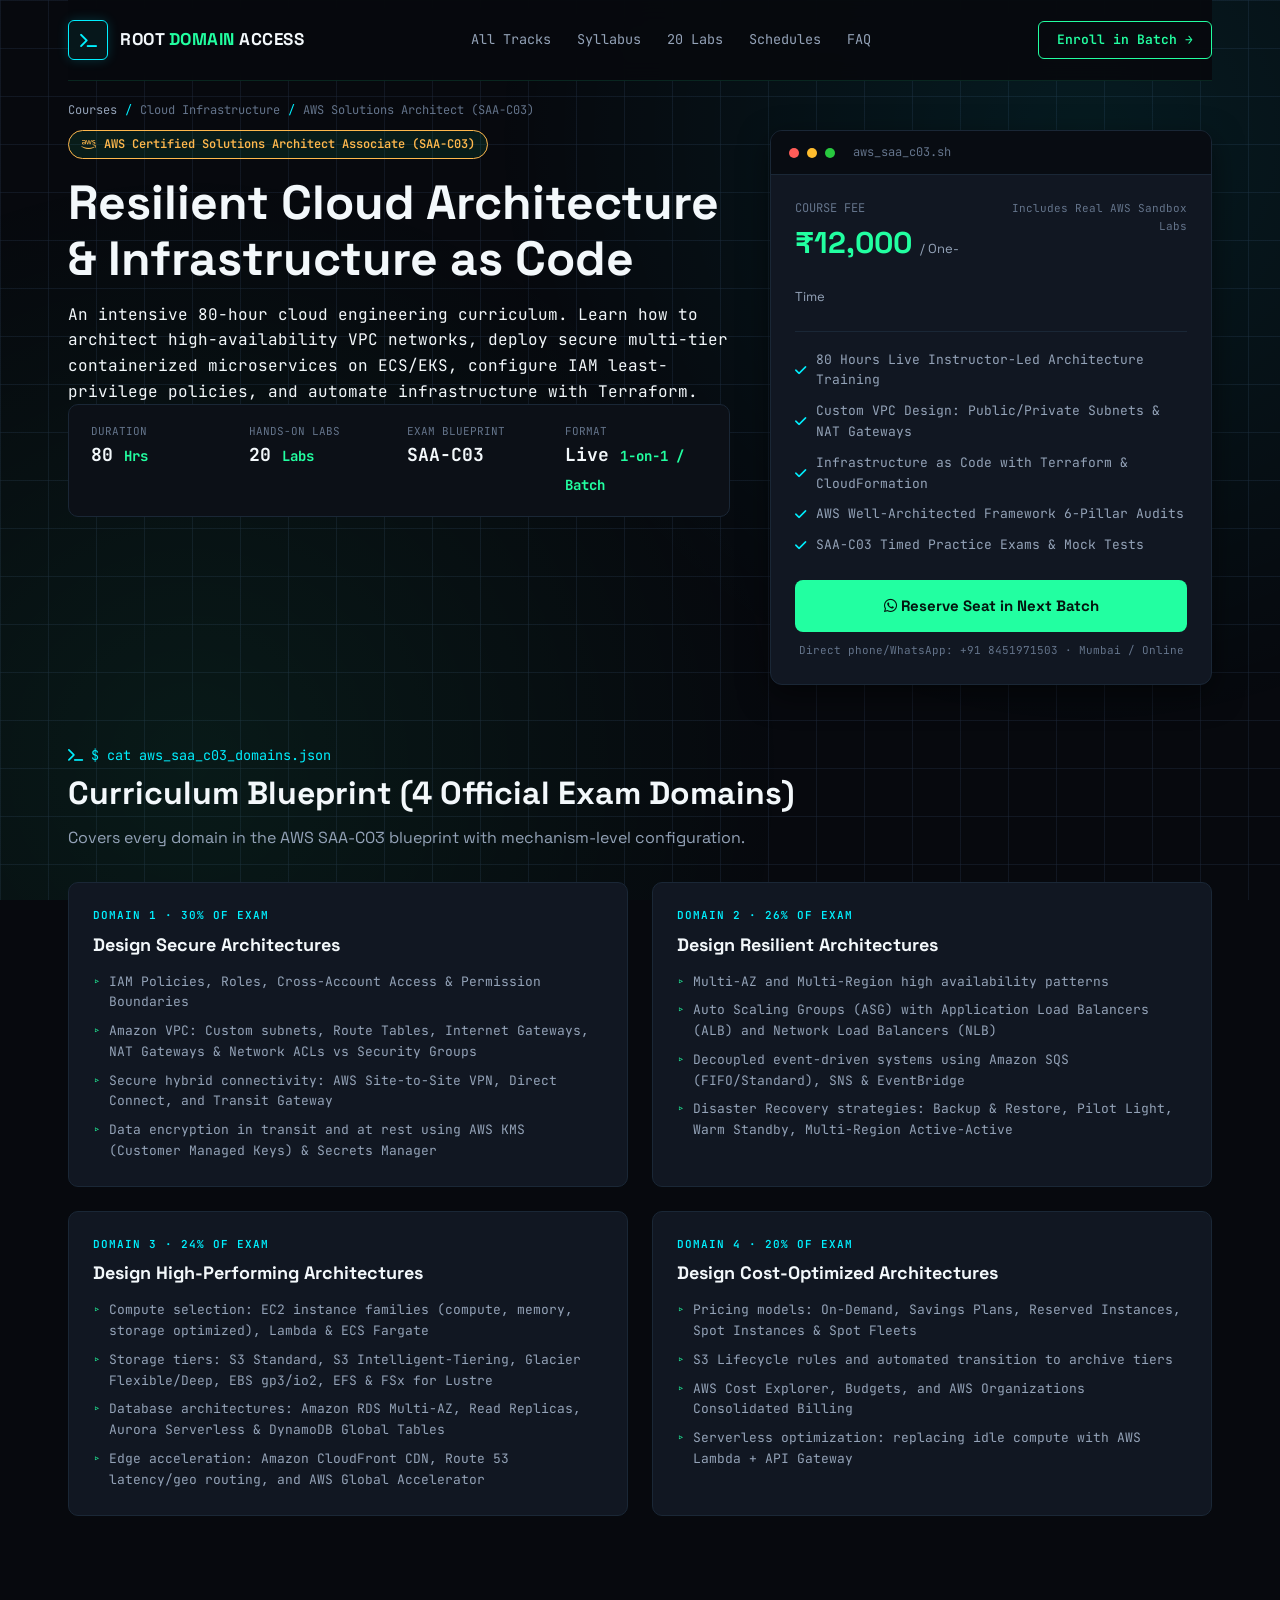
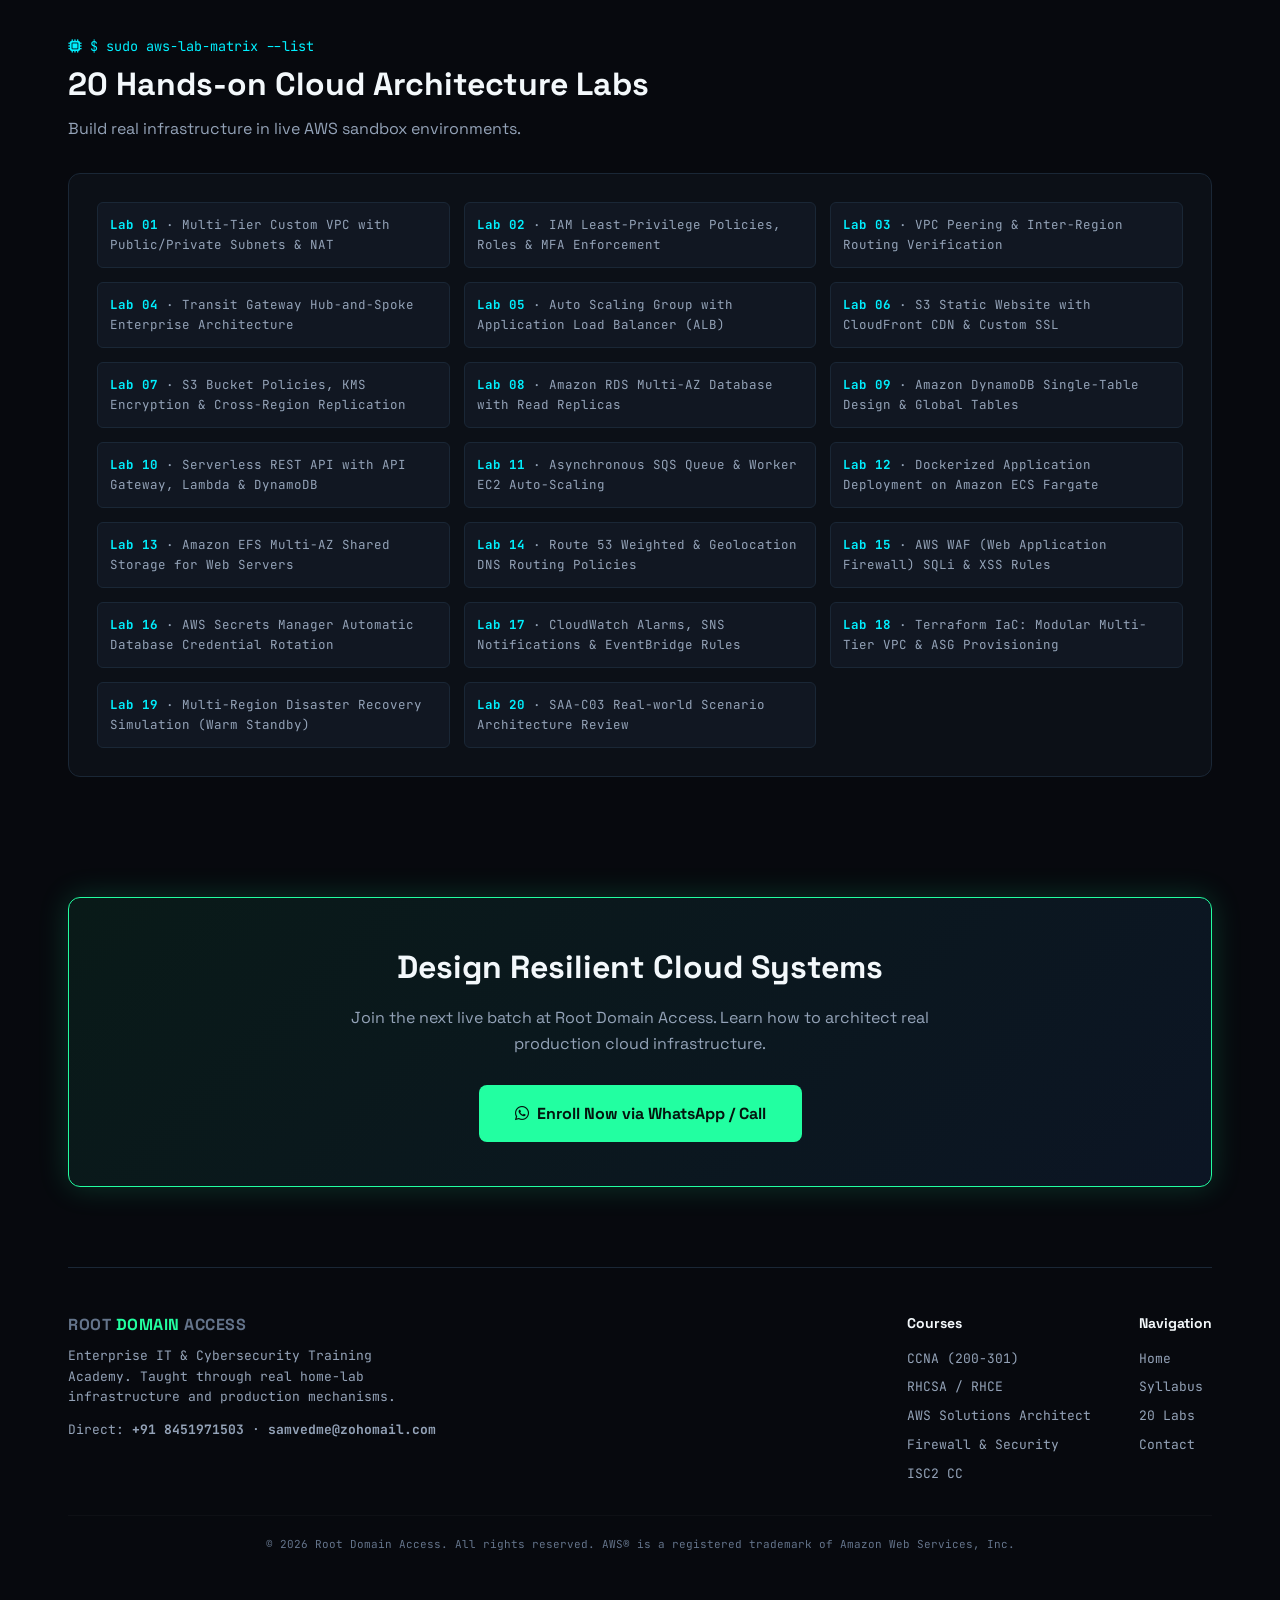
<file: aws-solutions-architect.html>
<!DOCTYPE html>
<html lang="en">
<head>
<meta charset="UTF-8">
<meta name="viewport" content="width=device-width, initial-scale=1.0">
<title>AWS Solutions Architect Blueprint | Root Domain Access</title>
<link rel="preconnect" href="https://fonts.googleapis.com">
<link rel="preconnect" href="https://fonts.gstatic.com" crossorigin>
<link href="https://fonts.googleapis.com/css2?family=JetBrains+Mono:ital,wght@0,400;0,500;0,600;0,700;1,400&family=Space+Grotesk:wght@400;500;600;700&display=swap" rel="stylesheet">
<link rel="stylesheet" href="https://cdnjs.cloudflare.com/ajax/libs/font-awesome/6.4.0/css/all.min.css">
<link rel="stylesheet" href="style.css">
</head>
<body>

<div class="wrap">

  <!-- Navbar -->
  <nav>
    <a href="index.html" class="brand">
      <div class="logo-box"><i class="fa-solid fa-terminal"></i></div>
      <div class="brand-text">ROOT <span>DOMAIN</span> ACCESS</div>
    </a>
    <div class="nav-links">
      <a href="index.html#courses">All Tracks</a>
      <a href="#curriculum">Syllabus</a>
      <a href="#labs">20 Labs</a>
      <a href="#schedules">Schedules</a>
      <a href="#faq">FAQ</a>
    </div>
    <a href="#enroll" class="btn-enroll-nav">Enroll in Batch →</a>
  </nav>

  <!-- Breadcrumbs -->
  <div class="breadcrumb">
    <a href="index.html">Courses</a> <span>/</span> Cloud Infrastructure <span>/</span> AWS Solutions Architect (SAA-C03)
  </div>

  <!-- Hero Section -->
  <section class="hero">
    <div class="hero-grid" style="display:grid;grid-template-columns:1.8fr 1.2fr;gap:40px;">
      <div>
        <div class="badge-tag" style="border-color:var(--amber);color:var(--amber);">
          <i class="fa-brands fa-aws"></i> AWS Certified Solutions Architect Associate (SAA-C03)
        </div>
        <h1 style="font-size:clamp(32px, 4.5vw, 48px);line-height:1.15;margin:16px 0;">
          Resilient Cloud Architecture &amp; Infrastructure as Code
        </h1>
        <p class="hero-desc">
          An intensive 80-hour cloud engineering curriculum. Learn how to architect high-availability VPC networks, deploy secure multi-tier containerized microservices on ECS/EKS, configure IAM least-privilege policies, and automate infrastructure with Terraform.
        </p>

        <!-- Stats Bar -->
        <div class="stats-bar" style="display:grid;grid-template-columns:repeat(4, 1fr);gap:16px;background:var(--bg-surface);border:1px solid var(--card-border);border-radius:10px;padding:18px 22px;">
          <div class="stat-item">
            <div style="font-size:11px;color:var(--gray-dim);text-transform:uppercase;">Duration</div>
            <div style="font-size:18px;font-weight:700;color:var(--white);">80 <span style="color:var(--green);font-size:14px;">Hrs</span></div>
          </div>
          <div class="stat-item">
            <div style="font-size:11px;color:var(--gray-dim);text-transform:uppercase;">Hands-on Labs</div>
            <div style="font-size:18px;font-weight:700;color:var(--white);">20 <span style="color:var(--green);font-size:14px;">Labs</span></div>
          </div>
          <div class="stat-item">
            <div style="font-size:11px;color:var(--gray-dim);text-transform:uppercase;">Exam Blueprint</div>
            <div style="font-size:18px;font-weight:700;color:var(--white);">SAA-C03</div>
          </div>
          <div class="stat-item">
            <div style="font-size:11px;color:var(--gray-dim);text-transform:uppercase;">Format</div>
            <div style="font-size:18px;font-weight:700;color:var(--white);">Live <span style="color:var(--green);font-size:14px;">1-on-1 / Batch</span></div>
          </div>
        </div>
      </div>

      <!-- Hero Enrollment Card -->
      <div class="terminal-window" id="enroll">
        <div class="titlebar">
          <div class="dot r"></div><div class="dot y"></div><div class="dot g"></div>
          <div class="titlebar-file">aws_saa_c03.sh</div>
        </div>
        <div style="padding:24px;">
          <div style="display:flex;justify-content:space-between;align-items:baseline;padding-bottom:16px;border-bottom:1px solid var(--card-border);margin-bottom:18px;">
            <div>
              <div style="font-size:12px;color:var(--gray-dim);text-transform:uppercase;">Course Fee</div>
              <div style="font-size:30px;font-weight:700;color:var(--green);font-family:'Space Grotesk',sans-serif;">₹12,000 <span style="font-size:13px;color:var(--gray);font-weight:400;">/ One-Time</span></div>
            </div>
            <div style="font-size:11px;color:var(--gray-dim);text-align:right;">
              <div>Includes Real AWS Sandbox Labs</div>
            </div>
          </div>

          <ul style="list-style:none;display:flex;flex-direction:column;gap:10px;margin-bottom:24px;">
            <li style="font-size:13px;color:var(--gray);display:flex;align-items:center;gap:10px;"><i class="fa-solid fa-check" style="color:var(--cyan);"></i> 80 Hours Live Instructor-Led Architecture Training</li>
            <li style="font-size:13px;color:var(--gray);display:flex;align-items:center;gap:10px;"><i class="fa-solid fa-check" style="color:var(--cyan);"></i> Custom VPC Design: Public/Private Subnets &amp; NAT Gateways</li>
            <li style="font-size:13px;color:var(--gray);display:flex;align-items:center;gap:10px;"><i class="fa-solid fa-check" style="color:var(--cyan);"></i> Infrastructure as Code with Terraform &amp; CloudFormation</li>
            <li style="font-size:13px;color:var(--gray);display:flex;align-items:center;gap:10px;"><i class="fa-solid fa-check" style="color:var(--cyan);"></i> AWS Well-Architected Framework 6-Pillar Audits</li>
            <li style="font-size:13px;color:var(--gray);display:flex;align-items:center;gap:10px;"><i class="fa-solid fa-check" style="color:var(--cyan);"></i> SAA-C03 Timed Practice Exams &amp; Mock Tests</li>
          </ul>

          <a href="https://wa.me/918451971503?text=Hi%20Samved,%20I%20want%20to%20enroll%20in%20AWS%20Solutions%20Architect." target="_blank" class="btn-primary" style="display:block;width:100%;text-align:center;padding:14px;">
            <i class="fa-brands fa-whatsapp"></i> Reserve Seat in Next Batch
          </a>
          <div style="text-align:center;font-size:11px;color:var(--gray-dim);margin-top:10px;">
            Direct phone/WhatsApp: +91 8451971503 · Mumbai / Online
          </div>
        </div>
      </div>
    </div>
  </section>

  <!-- Complete Syllabus -->
  <section class="section-pad" id="curriculum">
    <div class="sec-kicker"><i class="fa-solid fa-terminal"></i> $ cat aws_saa_c03_domains.json</div>
    <h2 class="sec-title">Curriculum Blueprint (4 Official Exam Domains)</h2>
    <p class="sec-subtitle">Covers every domain in the AWS SAA-C03 blueprint with mechanism-level configuration.</p>

    <div style="display:grid;grid-template-columns:repeat(2, 1fr);gap:24px;">
      <!-- Domain 1 -->
      <div style="background:var(--bg-card);border:1px solid var(--card-border);border-radius:10px;padding:24px;">
        <div style="font-size:11px;color:var(--cyan);font-weight:600;letter-spacing:1px;text-transform:uppercase;">Domain 1 · 30% of Exam</div>
        <h3 style="font-size:18px;margin:6px 0 12px;">Design Secure Architectures</h3>
        <ul style="list-style:none;display:flex;flex-direction:column;gap:8px;font-size:13px;color:var(--gray);">
          <li style="display:flex;gap:8px;"><span style="color:var(--green);">▹</span> IAM Policies, Roles, Cross-Account Access &amp; Permission Boundaries</li>
          <li style="display:flex;gap:8px;"><span style="color:var(--green);">▹</span> Amazon VPC: Custom subnets, Route Tables, Internet Gateways, NAT Gateways &amp; Network ACLs vs Security Groups</li>
          <li style="display:flex;gap:8px;"><span style="color:var(--green);">▹</span> Secure hybrid connectivity: AWS Site-to-Site VPN, Direct Connect, and Transit Gateway</li>
          <li style="display:flex;gap:8px;"><span style="color:var(--green);">▹</span> Data encryption in transit and at rest using AWS KMS (Customer Managed Keys) &amp; Secrets Manager</li>
        </ul>
      </div>

      <!-- Domain 2 -->
      <div style="background:var(--bg-card);border:1px solid var(--card-border);border-radius:10px;padding:24px;">
        <div style="font-size:11px;color:var(--cyan);font-weight:600;letter-spacing:1px;text-transform:uppercase;">Domain 2 · 26% of Exam</div>
        <h3 style="font-size:18px;margin:6px 0 12px;">Design Resilient Architectures</h3>
        <ul style="list-style:none;display:flex;flex-direction:column;gap:8px;font-size:13px;color:var(--gray);">
          <li style="display:flex;gap:8px;"><span style="color:var(--green);">▹</span> Multi-AZ and Multi-Region high availability patterns</li>
          <li style="display:flex;gap:8px;"><span style="color:var(--green);">▹</span> Auto Scaling Groups (ASG) with Application Load Balancers (ALB) and Network Load Balancers (NLB)</li>
          <li style="display:flex;gap:8px;"><span style="color:var(--green);">▹</span> Decoupled event-driven systems using Amazon SQS (FIFO/Standard), SNS &amp; EventBridge</li>
          <li style="display:flex;gap:8px;"><span style="color:var(--green);">▹</span> Disaster Recovery strategies: Backup &amp; Restore, Pilot Light, Warm Standby, Multi-Region Active-Active</li>
        </ul>
      </div>

      <!-- Domain 3 -->
      <div style="background:var(--bg-card);border:1px solid var(--card-border);border-radius:10px;padding:24px;">
        <div style="font-size:11px;color:var(--cyan);font-weight:600;letter-spacing:1px;text-transform:uppercase;">Domain 3 · 24% of Exam</div>
        <h3 style="font-size:18px;margin:6px 0 12px;">Design High-Performing Architectures</h3>
        <ul style="list-style:none;display:flex;flex-direction:column;gap:8px;font-size:13px;color:var(--gray);">
          <li style="display:flex;gap:8px;"><span style="color:var(--green);">▹</span> Compute selection: EC2 instance families (compute, memory, storage optimized), Lambda &amp; ECS Fargate</li>
          <li style="display:flex;gap:8px;"><span style="color:var(--green);">▹</span> Storage tiers: S3 Standard, S3 Intelligent-Tiering, Glacier Flexible/Deep, EBS gp3/io2, EFS &amp; FSx for Lustre</li>
          <li style="display:flex;gap:8px;"><span style="color:var(--green);">▹</span> Database architectures: Amazon RDS Multi-AZ, Read Replicas, Aurora Serverless &amp; DynamoDB Global Tables</li>
          <li style="display:flex;gap:8px;"><span style="color:var(--green);">▹</span> Edge acceleration: Amazon CloudFront CDN, Route 53 latency/geo routing, and AWS Global Accelerator</li>
        </ul>
      </div>

      <!-- Domain 4 -->
      <div style="background:var(--bg-card);border:1px solid var(--card-border);border-radius:10px;padding:24px;">
        <div style="font-size:11px;color:var(--cyan);font-weight:600;letter-spacing:1px;text-transform:uppercase;">Domain 4 · 20% of Exam</div>
        <h3 style="font-size:18px;margin:6px 0 12px;">Design Cost-Optimized Architectures</h3>
        <ul style="list-style:none;display:flex;flex-direction:column;gap:8px;font-size:13px;color:var(--gray);">
          <li style="display:flex;gap:8px;"><span style="color:var(--green);">▹</span> Pricing models: On-Demand, Savings Plans, Reserved Instances, Spot Instances &amp; Spot Fleets</li>
          <li style="display:flex;gap:8px;"><span style="color:var(--green);">▹</span> S3 Lifecycle rules and automated transition to archive tiers</li>
          <li style="display:flex;gap:8px;"><span style="color:var(--green);">▹</span> AWS Cost Explorer, Budgets, and AWS Organizations Consolidated Billing</li>
          <li style="display:flex;gap:8px;"><span style="color:var(--green);">▹</span> Serverless optimization: replacing idle compute with AWS Lambda + API Gateway</li>
        </ul>
      </div>
    </div>
  </section>

  <!-- 20 Hands-on Labs -->
  <section class="section-pad" id="labs">
    <div class="sec-kicker"><i class="fa-solid fa-microchip"></i> $ sudo aws-lab-matrix --list</div>
    <h2 class="sec-title">20 Hands-on Cloud Architecture Labs</h2>
    <p class="sec-subtitle">Build real infrastructure in live AWS sandbox environments.</p>

    <div style="background:var(--bg-surface);border:1px solid var(--card-border);border-radius:12px;padding:28px;">
      <div style="display:grid;grid-template-columns:repeat(3, 1fr);gap:14px;">
        <div class="lab-badge" style="background:var(--bg-card);border:1px solid var(--card-border);border-radius:6px;padding:12px;font-size:12.5px;color:var(--gray);"><b style="color:var(--cyan);">Lab 01</b> · Multi-Tier Custom VPC with Public/Private Subnets &amp; NAT</div>
        <div class="lab-badge" style="background:var(--bg-card);border:1px solid var(--card-border);border-radius:6px;padding:12px;font-size:12.5px;color:var(--gray);"><b style="color:var(--cyan);">Lab 02</b> · IAM Least-Privilege Policies, Roles &amp; MFA Enforcement</div>
        <div class="lab-badge" style="background:var(--bg-card);border:1px solid var(--card-border);border-radius:6px;padding:12px;font-size:12.5px;color:var(--gray);"><b style="color:var(--cyan);">Lab 03</b> · VPC Peering &amp; Inter-Region Routing Verification</div>
        <div class="lab-badge" style="background:var(--bg-card);border:1px solid var(--card-border);border-radius:6px;padding:12px;font-size:12.5px;color:var(--gray);"><b style="color:var(--cyan);">Lab 04</b> · Transit Gateway Hub-and-Spoke Enterprise Architecture</div>
        <div class="lab-badge" style="background:var(--bg-card);border:1px solid var(--card-border);border-radius:6px;padding:12px;font-size:12.5px;color:var(--gray);"><b style="color:var(--cyan);">Lab 05</b> · Auto Scaling Group with Application Load Balancer (ALB)</div>
        <div class="lab-badge" style="background:var(--bg-card);border:1px solid var(--card-border);border-radius:6px;padding:12px;font-size:12.5px;color:var(--gray);"><b style="color:var(--cyan);">Lab 06</b> · S3 Static Website with CloudFront CDN &amp; Custom SSL</div>
        <div class="lab-badge" style="background:var(--bg-card);border:1px solid var(--card-border);border-radius:6px;padding:12px;font-size:12.5px;color:var(--gray);"><b style="color:var(--cyan);">Lab 07</b> · S3 Bucket Policies, KMS Encryption &amp; Cross-Region Replication</div>
        <div class="lab-badge" style="background:var(--bg-card);border:1px solid var(--card-border);border-radius:6px;padding:12px;font-size:12.5px;color:var(--gray);"><b style="color:var(--cyan);">Lab 08</b> · Amazon RDS Multi-AZ Database with Read Replicas</div>
        <div class="lab-badge" style="background:var(--bg-card);border:1px solid var(--card-border);border-radius:6px;padding:12px;font-size:12.5px;color:var(--gray);"><b style="color:var(--cyan);">Lab 09</b> · Amazon DynamoDB Single-Table Design &amp; Global Tables</div>
        <div class="lab-badge" style="background:var(--bg-card);border:1px solid var(--card-border);border-radius:6px;padding:12px;font-size:12.5px;color:var(--gray);"><b style="color:var(--cyan);">Lab 10</b> · Serverless REST API with API Gateway, Lambda &amp; DynamoDB</div>
        <div class="lab-badge" style="background:var(--bg-card);border:1px solid var(--card-border);border-radius:6px;padding:12px;font-size:12.5px;color:var(--gray);"><b style="color:var(--cyan);">Lab 11</b> · Asynchronous SQS Queue &amp; Worker EC2 Auto-Scaling</div>
        <div class="lab-badge" style="background:var(--bg-card);border:1px solid var(--card-border);border-radius:6px;padding:12px;font-size:12.5px;color:var(--gray);"><b style="color:var(--cyan);">Lab 12</b> · Dockerized Application Deployment on Amazon ECS Fargate</div>
        <div class="lab-badge" style="background:var(--bg-card);border:1px solid var(--card-border);border-radius:6px;padding:12px;font-size:12.5px;color:var(--gray);"><b style="color:var(--cyan);">Lab 13</b> · Amazon EFS Multi-AZ Shared Storage for Web Servers</div>
        <div class="lab-badge" style="background:var(--bg-card);border:1px solid var(--card-border);border-radius:6px;padding:12px;font-size:12.5px;color:var(--gray);"><b style="color:var(--cyan);">Lab 14</b> · Route 53 Weighted &amp; Geolocation DNS Routing Policies</div>
        <div class="lab-badge" style="background:var(--bg-card);border:1px solid var(--card-border);border-radius:6px;padding:12px;font-size:12.5px;color:var(--gray);"><b style="color:var(--cyan);">Lab 15</b> · AWS WAF (Web Application Firewall) SQLi &amp; XSS Rules</div>
        <div class="lab-badge" style="background:var(--bg-card);border:1px solid var(--card-border);border-radius:6px;padding:12px;font-size:12.5px;color:var(--gray);"><b style="color:var(--cyan);">Lab 16</b> · AWS Secrets Manager Automatic Database Credential Rotation</div>
        <div class="lab-badge" style="background:var(--bg-card);border:1px solid var(--card-border);border-radius:6px;padding:12px;font-size:12.5px;color:var(--gray);"><b style="color:var(--cyan);">Lab 17</b> · CloudWatch Alarms, SNS Notifications &amp; EventBridge Rules</div>
        <div class="lab-badge" style="background:var(--bg-card);border:1px solid var(--card-border);border-radius:6px;padding:12px;font-size:12.5px;color:var(--gray);"><b style="color:var(--cyan);">Lab 18</b> · Terraform IaC: Modular Multi-Tier VPC &amp; ASG Provisioning</div>
        <div class="lab-badge" style="background:var(--bg-card);border:1px solid var(--card-border);border-radius:6px;padding:12px;font-size:12.5px;color:var(--gray);"><b style="color:var(--cyan);">Lab 19</b> · Multi-Region Disaster Recovery Simulation (Warm Standby)</div>
        <div class="lab-badge" style="background:var(--bg-card);border:1px solid var(--card-border);border-radius:6px;padding:12px;font-size:12.5px;color:var(--gray);"><b style="color:var(--cyan);">Lab 20</b> · SAA-C03 Real-world Scenario Architecture Review</div>
      </div>
    </div>
  </section>

  <!-- CTA Banner -->
  <div class="cta-banner">
    <h2>Design Resilient Cloud Systems</h2>
    <p>Join the next live batch at Root Domain Access. Learn how to architect real production cloud infrastructure.</p>
    <a href="https://wa.me/918451971503?text=Hi%20Samved,%20I%20am%20ready%20to%20enroll%20in%20AWS%20Solutions%20Architect." target="_blank" class="btn-primary" style="padding:16px 36px;font-size:16px;">
      <i class="fa-brands fa-whatsapp"></i> Enroll Now via WhatsApp / Call
    </a>
  </div>

  <!-- Footer -->
  <footer>
    <div class="footer-inner">
      <div class="footer-left">
        <div class="brand-text" style="font-size:16px;">ROOT <span>DOMAIN</span> ACCESS</div>
        <p>Enterprise IT &amp; Cybersecurity Training Academy. Taught through real home-lab infrastructure and production mechanisms.</p>
        <div style="margin-top:12px;color:var(--gray);font-size:13px;">
          Direct: <b>+91 8451971503</b> · <b>samvedme@zohomail.com</b>
        </div>
      </div>

      <div class="footer-links">
        <div>
          <h5>Courses</h5>
          <a href="ccna.html">CCNA (200-301)</a>
          <a href="rhcsa-rhce.html">RHCSA / RHCE</a>
          <a href="aws-solutions-architect.html">AWS Solutions Architect</a>
          <a href="firewall-security.html">Firewall &amp; Security</a>
          <a href="isc2-cc.html">ISC2 CC</a>
        </div>
        <div>
          <h5>Navigation</h5>
          <a href="index.html">Home</a>
          <a href="#curriculum">Syllabus</a>
          <a href="#labs">20 Labs</a>
          <a href="contact.html">Contact</a>
        </div>
      </div>
    </div>
    <div style="margin-top:30px;text-align:center;font-size:11px;color:var(--gray-dim);border-top:1px solid rgba(255,255,255,0.03);padding-top:20px;">
      © 2026 Root Domain Access. All rights reserved. AWS® is a registered trademark of Amazon Web Services, Inc.
    </div>
  </footer>

</div>

<script src="main.js"></script>
</body>
</html>
</file>
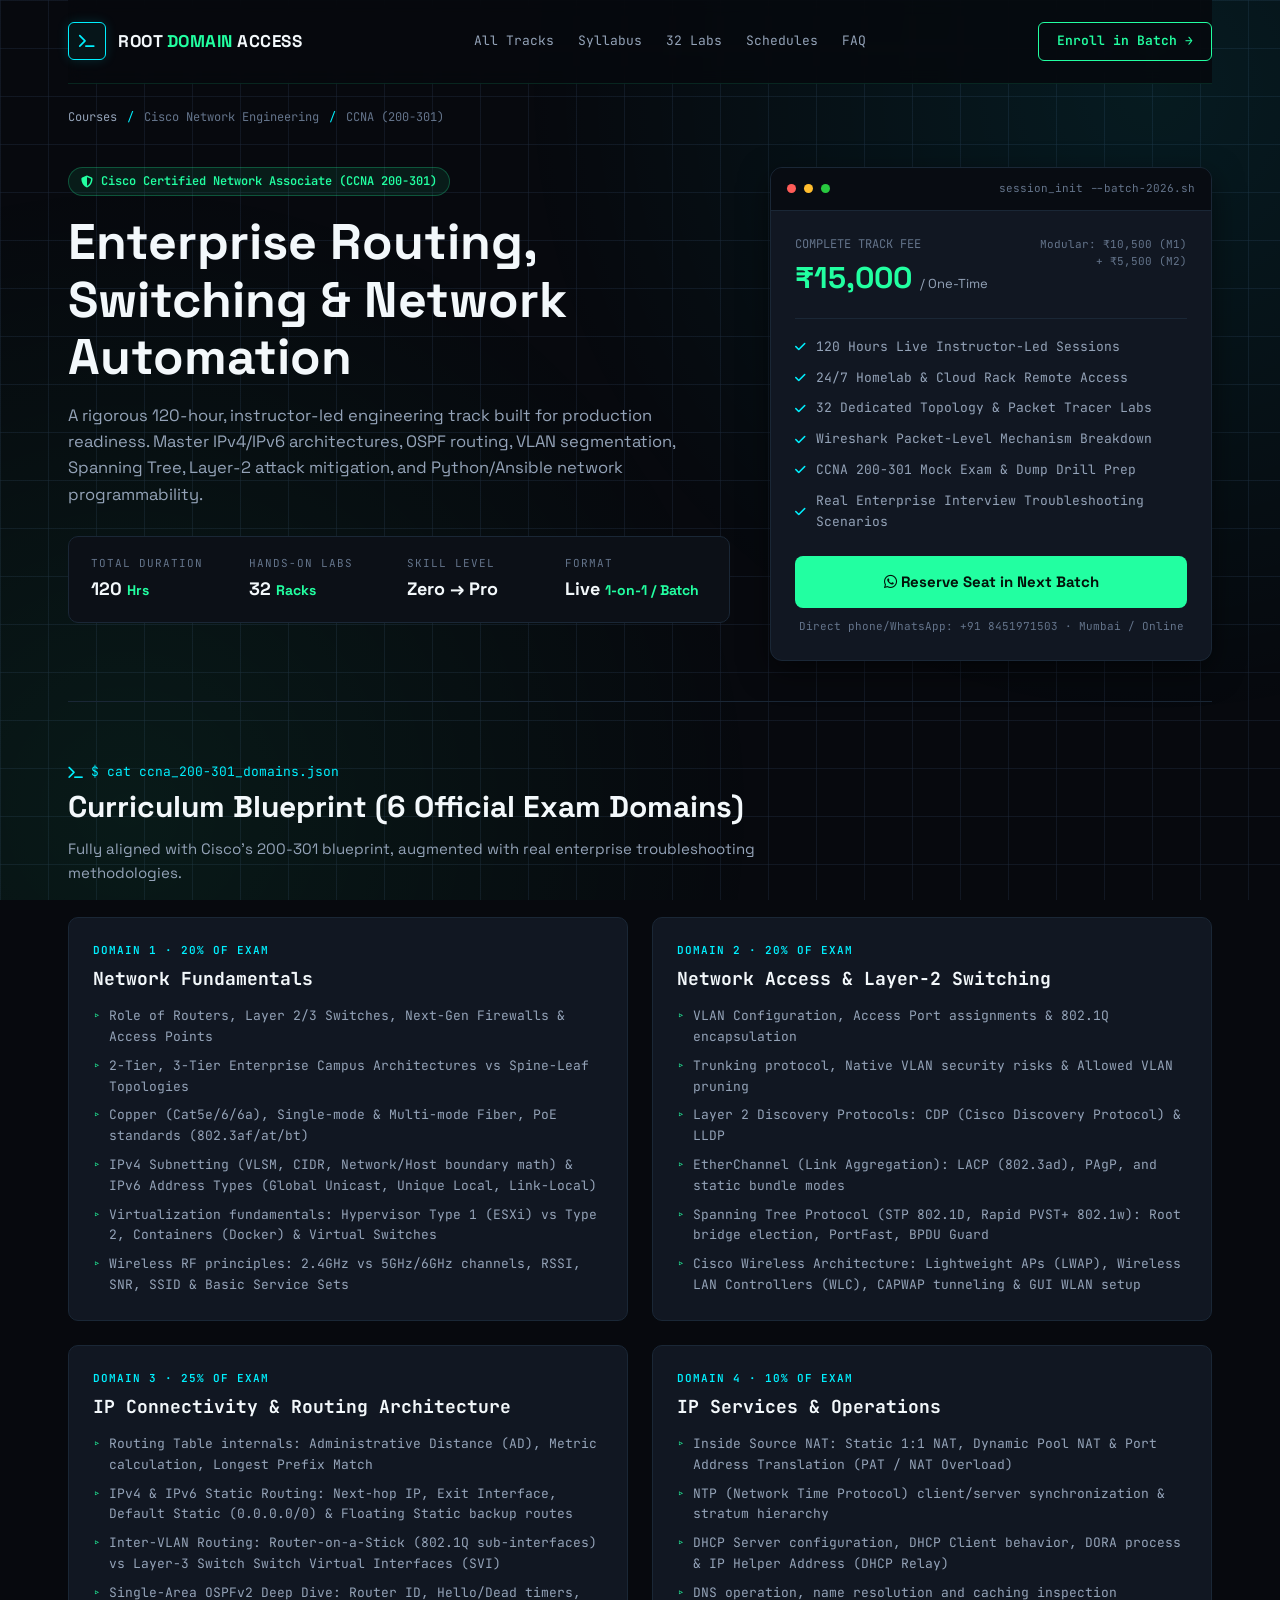
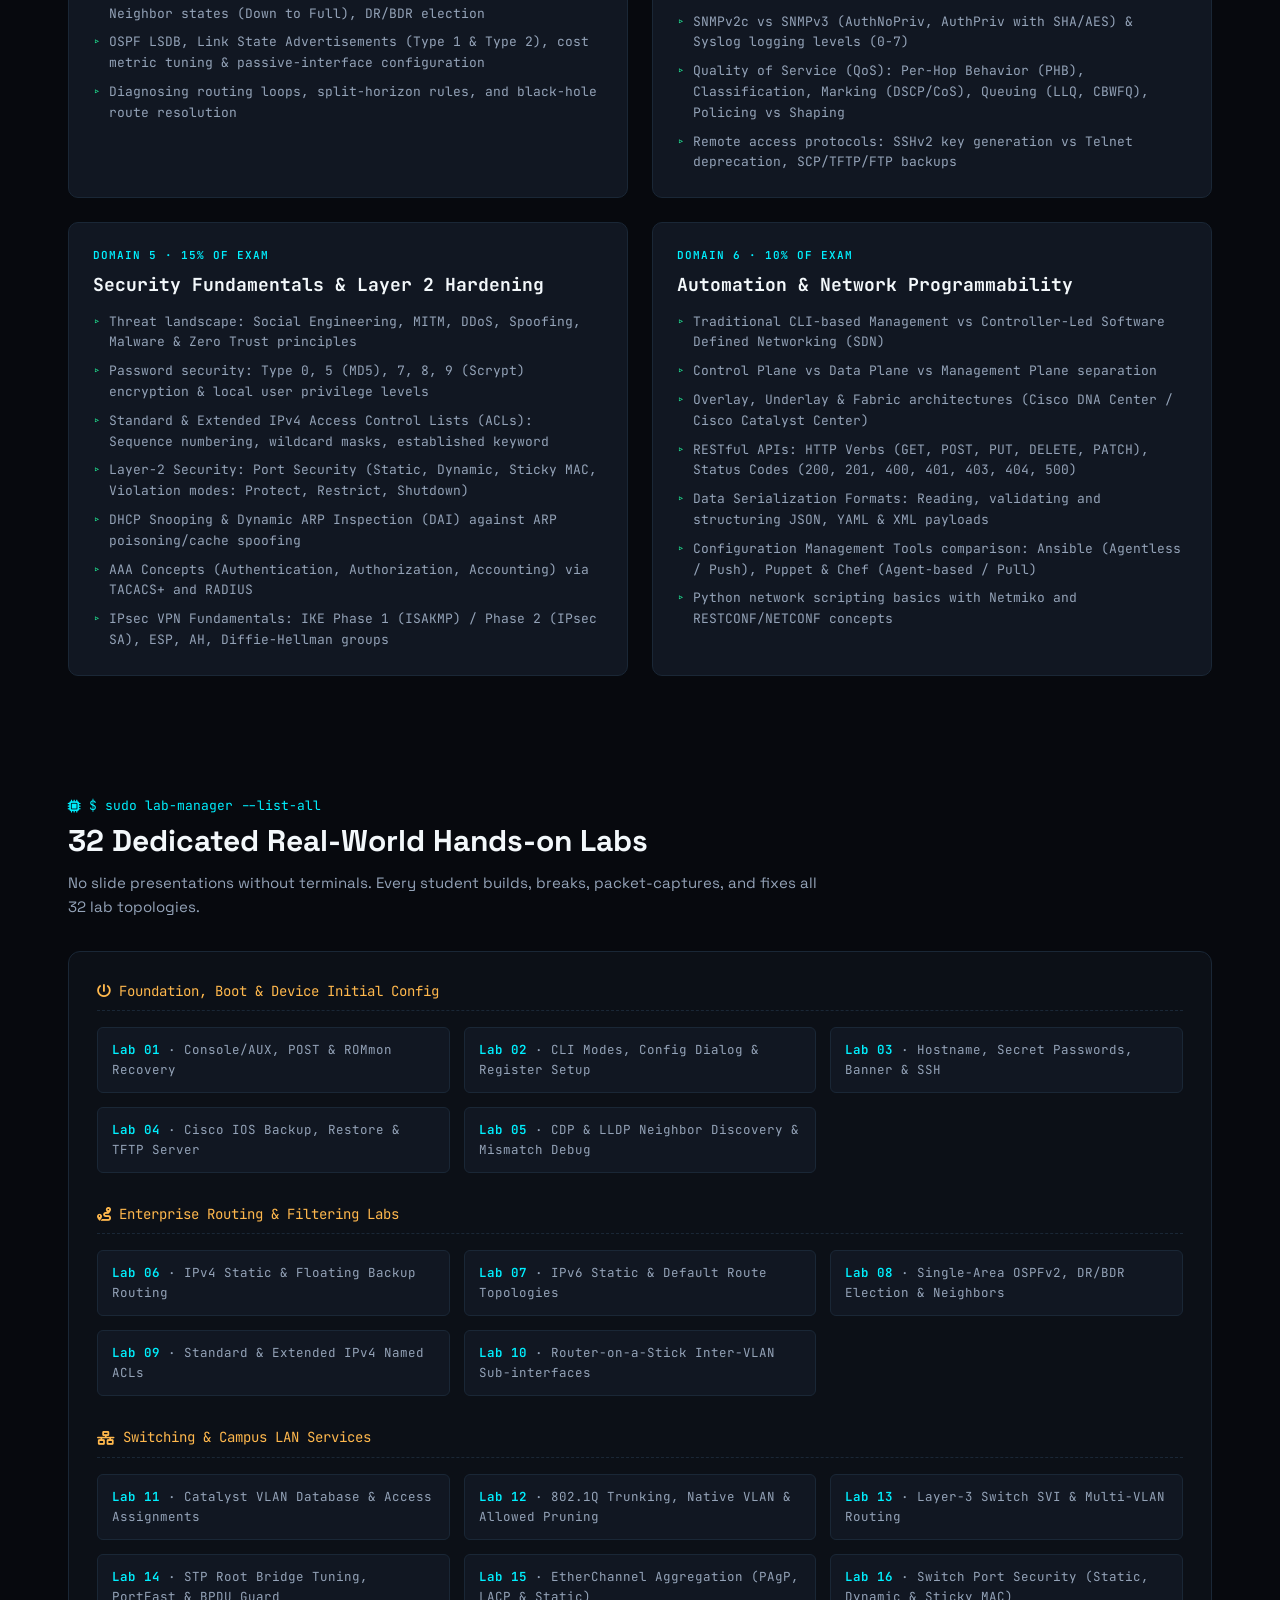
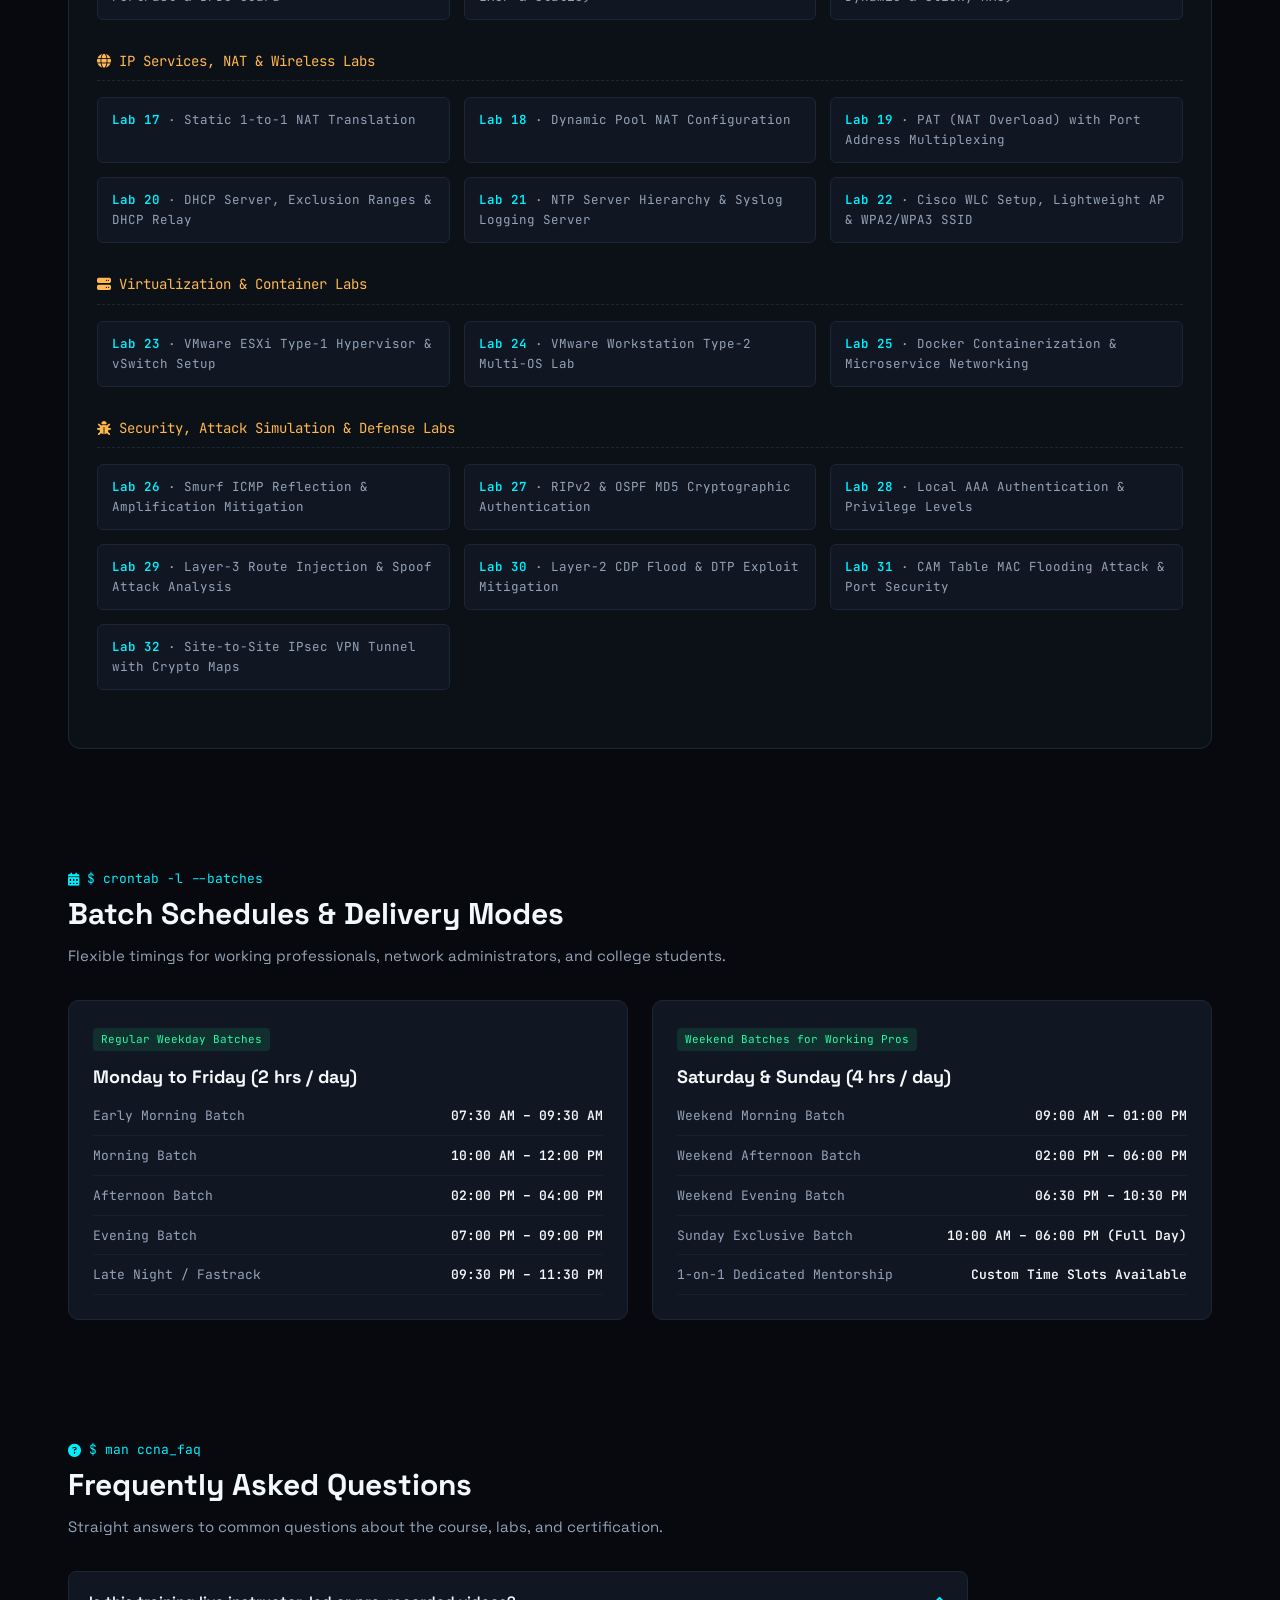
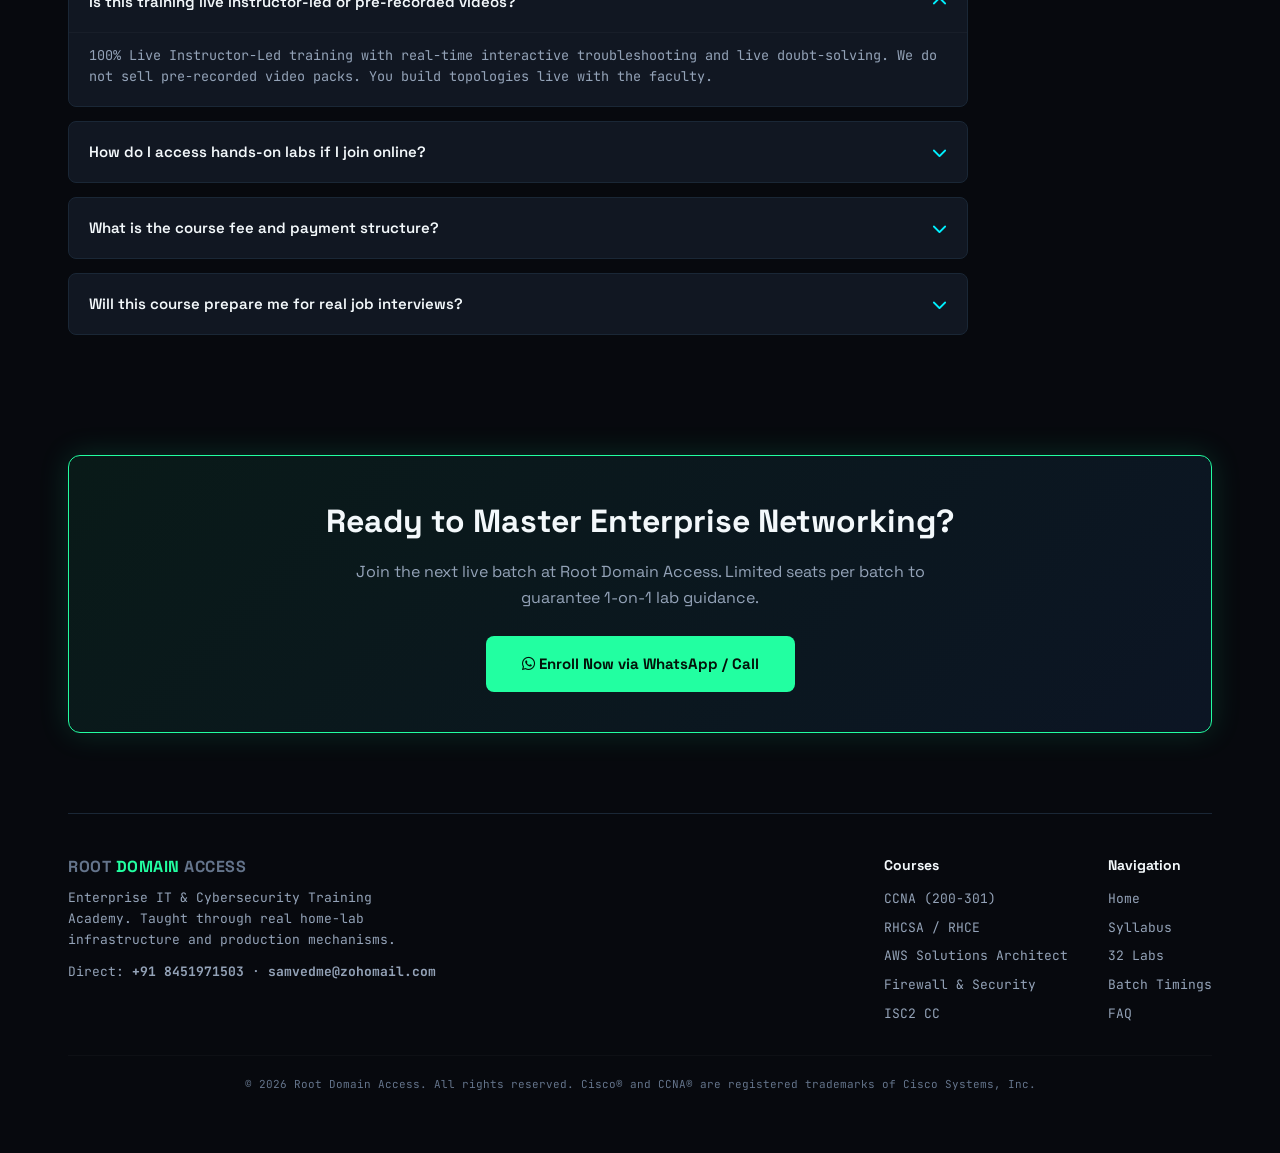
<file: ccna.html>
<!DOCTYPE html>
<html lang="en">
<head>
<meta charset="UTF-8">
<meta name="viewport" content="width=device-width, initial-scale=1.0">
<title>CCNA (200-301) Course Blueprint | Root Domain Access</title>
<link rel="preconnect" href="https://fonts.googleapis.com">
<link rel="preconnect" href="https://fonts.gstatic.com" crossorigin>
<link href="https://fonts.googleapis.com/css2?family=JetBrains+Mono:ital,wght@0,400;0,500;0,600;0,700;1,400&family=Space+Grotesk:wght@400;500;600;700&display=swap" rel="stylesheet">
<link rel="stylesheet" href="https://cdnjs.cloudflare.com/ajax/libs/font-awesome/6.4.0/css/all.min.css">
<link rel="stylesheet" href="style.css">
<style>
  :root{
    --bg:#07090e;
    --bg-surface:#0c1017;
    --bg-card:#111722;
    --card-border:#1a2736;
    --card-border-hover:#22ffa1;
    --green:#22ffa1;
    --green-glow:rgba(34,255,161,0.15);
    --cyan:#00f0ff;
    --cyan-glow:rgba(0,240,255,0.15);
    --amber:#ffb84d;
    --red:#ff5252;
    --white:#f3f8fb;
    --gray:#94a3b8;
    --gray-dim:#64748b;
    --grid:rgba(30, 41, 59, 0.45);
  }

  *{box-sizing:border-box;margin:0;padding:0;}
  html{scroll-behavior:smooth;}

  body{
    background:var(--bg);
    color:var(--white);
    font-family:'JetBrains Mono', monospace;
    line-height:1.6;
    background-image:
      linear-gradient(var(--grid) 1px, transparent 1px),
      linear-gradient(90deg, var(--grid) 1px, transparent 1px);
    background-size:48px 48px;
    background-attachment:fixed;
    position:relative;
    overflow-x:hidden;
  }

  body::before{
    content:"";
    position:fixed;
    inset:0;
    background:
      radial-gradient(circle at 90% 10%, rgba(0,240,255,0.08), transparent 45%),
      radial-gradient(circle at 10% 90%, rgba(34,255,161,0.07), transparent 45%);
    pointer-events:none;
    z-index:0;
  }

  .wrap{max-width:1200px;margin:0 auto;padding:0 28px;position:relative;z-index:1;}
  h1,h2,h3,h4,h5{font-family:'Space Grotesk', sans-serif;}

  /* Header / Nav */
  nav{
    display:flex;
    align-items:center;
    justify-content:space-between;
    padding:22px 0;
    border-bottom:1px solid rgba(34,255,161,0.12);
    backdrop-filter:blur(8px);
    position:sticky;
    top:0;
    z-index:100;
    background:rgba(7,9,14,0.85);
  }
  .brand{
    display:flex;
    align-items:center;
    gap:12px;
    text-decoration:none;
    color:inherit;
  }
  .logo-box{
    width:38px;height:38px;
    border:1.5px solid var(--cyan);
    border-radius:6px;
    display:flex;align-items:center;justify-content:center;
    font-size:14px;color:var(--cyan);
    background:rgba(0,240,255,0.05);
    box-shadow:0 0 12px var(--cyan-glow);
  }
  .brand-text{
    font-family:'Space Grotesk',sans-serif;
    font-weight:700;
    font-size:17px;
    letter-spacing:0.5px;
  }
  .brand-text span{color:var(--green);}
  .nav-links{display:flex;gap:24px;font-size:13px;}
  .nav-links a{color:var(--gray);text-decoration:none;transition:color .2s;}
  .nav-links a:hover{color:var(--cyan);}
  .btn-enroll-nav{
    background:transparent;
    color:var(--green);
    border:1px solid var(--green);
    padding:8px 18px;
    border-radius:6px;
    font-size:13px;
    font-weight:600;
    text-decoration:none;
    transition:all .2s;
  }
  .btn-enroll-nav:hover{
    background:var(--green);
    color:#05100b;
    box-shadow:0 0 15px var(--green-glow);
  }

  /* Breadcrumb & Hero */
  .breadcrumb{
    padding:24px 0 10px;
    font-size:12px;
    color:var(--gray-dim);
  }
  .breadcrumb a{color:var(--gray);text-decoration:none;}
  .breadcrumb a:hover{color:var(--cyan);}
  .breadcrumb span{color:var(--cyan);margin:0 6px;}

  .hero{
    padding:30px 0 40px;
    border-bottom:1px solid var(--card-border);
  }
  .hero-tag{
    display:inline-flex;
    align-items:center;
    gap:8px;
    padding:4px 12px;
    border-radius:20px;
    background:rgba(34,255,161,0.08);
    border:1px solid rgba(34,255,161,0.25);
    color:var(--green);
    font-size:12px;
    font-weight:600;
    margin-bottom:18px;
  }
  .hero-grid{
    display:grid;
    grid-template-columns:1.8fr 1.2fr;
    gap:40px;
    align-items:start;
  }
  .hero h1{
    font-size:clamp(32px, 4.5vw, 50px);
    font-weight:700;
    line-height:1.15;
    margin-bottom:16px;
  }
  .hero-desc{
    color:var(--gray);
    font-family:'Space Grotesk', sans-serif;
    font-size:16.5px;
    line-height:1.6;
    margin-bottom:28px;
  }

  /* Highlights Banner */
  .stats-bar{
    display:grid;
    grid-template-columns:repeat(4, 1fr);
    gap:16px;
    background:var(--bg-surface);
    border:1px solid var(--card-border);
    border-radius:10px;
    padding:18px 22px;
  }
  .stat-item .stat-label{font-size:11px;color:var(--gray-dim);text-transform:uppercase;letter-spacing:1px;}
  .stat-item .stat-val{font-size:18px;font-weight:700;color:var(--white);margin-top:2px;font-family:'Space Grotesk', sans-serif;}
  .stat-item .stat-val span{color:var(--green);font-size:14px;}

  /* Hero Sidebar Card */
  .enroll-box{
    background:var(--bg-card);
    border:1px solid var(--card-border);
    border-radius:12px;
    overflow:hidden;
    box-shadow:0 10px 30px rgba(0,0,0,0.5);
  }
  .titlebar{
    background:#080c12;
    padding:12px 16px;
    display:flex;
    align-items:center;
    gap:8px;
    border-bottom:1px solid var(--card-border);
  }
  .dot{width:9px;height:9px;border-radius:50%;}
  .dot.r{background:#ff5c58;}
  .dot.y{background:#ffbd2e;}
  .dot.g{background:#28c93f;}
  .titlebar-text{font-size:11px;color:var(--gray-dim);margin-left:auto;}

  .enroll-content{padding:24px;}
  .pricing-row{
    display:flex;
    justify-content:space-between;
    align-items:baseline;
    padding-bottom:16px;
    border-bottom:1px solid var(--card-border);
    margin-bottom:18px;
  }
  .price-num{font-size:30px;font-weight:700;color:var(--green);font-family:'Space Grotesk', sans-serif;}
  .price-sub{font-size:11px;color:var(--gray-dim);text-align:right;}

  .features-list{list-style:none;display:flex;flex-direction:column;gap:10px;margin-bottom:24px;}
  .features-list li{font-size:13px;color:var(--gray);display:flex;align-items:center;gap:10px;}
  .features-list li i{color:var(--cyan);font-size:12px;}

  .btn-primary-large{
    display:block;
    width:100%;
    text-align:center;
    background:var(--green);
    color:#031209;
    padding:14px;
    border-radius:8px;
    font-weight:700;
    font-family:'Space Grotesk',sans-serif;
    font-size:15px;
    text-decoration:none;
    transition:all .2s;
  }
  .btn-primary-large:hover{
    box-shadow:0 0 20px var(--green-glow);
    transform:translateY(-1px);
  }

  /* Section Structure */
  .section-pad{padding:60px 0;}
  .sec-kicker{color:var(--cyan);font-size:13px;margin-bottom:6px;display:flex;align-items:center;gap:8px;}
  .sec-title{font-size:30px;font-weight:700;margin-bottom:12px;}
  .sec-subtitle{color:var(--gray);font-family:'Space Grotesk',sans-serif;font-size:15px;max-width:750px;margin-bottom:32px;}

  /* Tabbed Modules */
  .tab-nav{
    display:flex;
    gap:10px;
    border-bottom:1px solid var(--card-border);
    padding-bottom:12px;
    margin-bottom:28px;
    overflow-x:auto;
  }
  .tab-btn{
    background:transparent;
    border:1px solid var(--card-border);
    color:var(--gray);
    padding:10px 18px;
    border-radius:6px;
    font-family:'JetBrains Mono', monospace;
    font-size:13px;
    cursor:pointer;
    transition:all .2s;
    white-space:nowrap;
  }
  .tab-btn.active, .tab-btn:hover{
    border-color:var(--cyan);
    color:var(--white);
    background:rgba(0,240,255,0.06);
  }

  .module-grid{
    display:grid;
    grid-template-columns:repeat(2, 1fr);
    gap:24px;
  }

  .module-card{
    background:var(--bg-card);
    border:1px solid var(--card-border);
    border-radius:10px;
    padding:24px;
    transition:border-color .2s;
  }
  .module-card:hover{border-color:rgba(0,240,255,0.4);}
  .mod-num{font-size:11px;color:var(--cyan);font-weight:600;letter-spacing:1px;text-transform:uppercase;}
  .mod-title{font-size:18px;font-weight:700;margin:6px 0 12px;color:var(--white);}
  .mod-items{list-style:none;display:flex;flex-direction:column;gap:8px;}
  .mod-items li{font-size:13px;color:var(--gray);display:flex;gap:8px;align-items:flex-start;}
  .mod-items li::before{content:"▹";color:var(--green);font-size:13px;flex-shrink:0;}

  /* 32 Labs Grid */
  .labs-container{
    background:var(--bg-surface);
    border:1px solid var(--card-border);
    border-radius:12px;
    padding:28px;
  }
  .lab-group{margin-bottom:30px;}
  .lab-group-title{
    font-size:14px;
    color:var(--amber);
    border-bottom:1px dashed var(--card-border);
    padding-bottom:8px;
    margin-bottom:16px;
    display:flex;
    align-items:center;
    gap:8px;
  }
  .labs-grid{
    display:grid;
    grid-template-columns:repeat(3, 1fr);
    gap:14px;
  }
  .lab-badge{
    background:var(--bg-card);
    border:1px solid var(--card-border);
    border-radius:6px;
    padding:12px 14px;
    font-size:12.5px;
    color:var(--gray);
    transition:all .2s;
  }
  .lab-badge:hover{
    border-color:var(--green);
    color:var(--white);
    background:rgba(34,255,161,0.03);
    transform:translateY(-2px);
  }
  .lab-badge b{color:var(--cyan);font-weight:600;}

  /* Batch Timings & Matrix */
  .schedule-grid{
    display:grid;
    grid-template-columns:repeat(2, 1fr);
    gap:24px;
  }
  .schedule-card{
    background:var(--bg-card);
    border:1px solid var(--card-border);
    border-radius:10px;
    padding:24px;
  }
  .schedule-badge{
    display:inline-block;
    font-size:11px;
    color:var(--green);
    background:rgba(34,255,161,0.1);
    padding:3px 8px;
    border-radius:4px;
    margin-bottom:12px;
  }
  .schedule-card h4{font-size:18px;margin-bottom:14px;}
  .timing-list{list-style:none;display:flex;flex-direction:column;gap:10px;}
  .timing-list li{
    display:flex;
    justify-content:space-between;
    font-size:13px;
    padding-bottom:8px;
    border-bottom:1px solid rgba(255,255,255,0.04);
    color:var(--gray);
  }
  .timing-list li span:last-child{color:var(--white);font-weight:600;}

  /* FAQ Accordion */
  .faq-list{display:flex;flex-direction:column;gap:14px;max-width:900px;}
  .faq-item{
    background:var(--bg-card);
    border:1px solid var(--card-border);
    border-radius:8px;
    overflow:hidden;
  }
  .faq-q{
    padding:18px 20px;
    font-size:15px;
    font-weight:600;
    color:var(--white);
    cursor:pointer;
    display:flex;
    justify-content:space-between;
    align-items:center;
    user-select:none;
    font-family:'Space Grotesk', sans-serif;
  }
  .faq-q i{color:var(--cyan);transition:transform .2s;}
  .faq-a{
    padding:0 20px 18px;
    font-size:13.5px;
    color:var(--gray);
    line-height:1.6;
    display:none;
    border-top:1px solid rgba(255,255,255,0.03);
    padding-top:12px;
  }
  .faq-item.open .faq-a{display:block;}
  .faq-item.open .faq-q i{transform:rotate(180deg);}

  /* CTA Banner */
  .cta-banner{
    background:linear-gradient(135deg, #091a18 0%, #0c1524 100%);
    border:1px solid var(--green);
    box-shadow:0 0 30px var(--green-glow);
    border-radius:12px;
    padding:40px;
    text-align:center;
    margin:60px 0 80px;
  }
  .cta-banner h2{font-size:32px;font-weight:700;margin-bottom:12px;}
  .cta-banner p{color:var(--gray);font-size:16px;max-width:650px;margin:0 auto 26px;font-family:'Space Grotesk', sans-serif;}

  /* Footer */
  footer{
    border-top:1px solid var(--card-border);
    padding:40px 0 60px;
    font-size:13px;
    color:var(--gray-dim);
  }
  .footer-inner{
    display:flex;
    justify-content:space-between;
    align-items:flex-start;
    flex-wrap:wrap;
    gap:30px;
  }
  .footer-left p{margin-top:8px;color:var(--gray);max-width:360px;}
  .footer-links{display:flex;gap:40px;}
  .footer-links div{display:flex;flex-direction:column;gap:8px;}
  .footer-links div h5{color:var(--white);font-size:14px;margin-bottom:4px;}
  .footer-links a{color:var(--gray);text-decoration:none;transition:color .2s;}
  .footer-links a:hover{color:var(--cyan);}

  @media (max-width:900px){
    .hero-grid{grid-template-columns:1fr;}
    .stats-bar{grid-template-columns:repeat(2,1fr);}
    .module-grid{grid-template-columns:1fr;}
    .labs-grid{grid-template-columns:repeat(2,1fr);}
    .schedule-grid{grid-template-columns:1fr;}
  }
  @media (max-width:600px){
    .stats-bar{grid-template-columns:1fr;}
    .labs-grid{grid-template-columns:1fr;}
    .nav-links{display:none;}
  }
</style>
</head>
<body>

<div class="wrap">

  <!-- Navbar -->
  <nav>
    <a href="index.html" class="brand">
      <div class="logo-box"><i class="fa-solid fa-terminal"></i></div>
      <div class="brand-text">ROOT <span>DOMAIN</span> ACCESS</div>
    </a>
    <div class="nav-links">
      <a href="index.html#courses">All Tracks</a>
      <a href="#curriculum">Syllabus</a>
      <a href="#labs">32 Labs</a>
      <a href="#schedules">Schedules</a>
      <a href="#faq">FAQ</a>
    </div>
    <a href="#enroll" class="btn-enroll-nav">Enroll in Batch →</a>
  </nav>

  <!-- Breadcrumbs -->
  <div class="breadcrumb">
    <a href="index.html">Courses</a> <span>/</span> Cisco Network Engineering <span>/</span> CCNA (200-301)
  </div>

  <!-- Hero Section -->
  <section class="hero">
    <div class="hero-grid">
      <div>
        <div class="hero-tag">
          <i class="fa-solid fa-shield-halved"></i> Cisco Certified Network Associate (CCNA 200-301)
        </div>
        <h1>Enterprise Routing, Switching & Network Automation</h1>
        <p class="hero-desc">
          A rigorous 120-hour, instructor-led engineering track built for production readiness. Master IPv4/IPv6 architectures, OSPF routing, VLAN segmentation, Spanning Tree, Layer-2 attack mitigation, and Python/Ansible network programmability.
        </p>

        <!-- Live Stats Banner -->
        <div class="stats-bar">
          <div class="stat-item">
            <div class="stat-label">Total Duration</div>
            <div class="stat-val">120 <span>Hrs</span></div>
          </div>
          <div class="stat-item">
            <div class="stat-label">Hands-on Labs</div>
            <div class="stat-val">32 <span>Racks</span></div>
          </div>
          <div class="stat-item">
            <div class="stat-label">Skill Level</div>
            <div class="stat-val">Zero → Pro</div>
          </div>
          <div class="stat-item">
            <div class="stat-label">Format</div>
            <div class="stat-val">Live <span>1-on-1 / Batch</span></div>
          </div>
        </div>
      </div>

      <!-- Hero Enrollment Card -->
      <div class="enroll-box" id="enroll">
        <div class="titlebar">
          <div class="dot r"></div><div class="dot y"></div><div class="dot g"></div>
          <div class="titlebar-text">session_init --batch-2026.sh</div>
        </div>
        <div class="enroll-content">
          <div class="pricing-row">
            <div>
              <div style="font-size:12px;color:var(--gray-dim);text-transform:uppercase;">Complete Track Fee</div>
              <div class="price-num">₹15,000 <span style="font-size:13px;color:var(--gray);font-weight:400;">/ One-Time</span></div>
            </div>
            <div class="price-sub">
              <div>Modular: ₹10,500 (M1)</div>
              <div>+ ₹5,500 (M2)</div>
            </div>
          </div>

          <ul class="features-list">
            <li><i class="fa-solid fa-check"></i> 120 Hours Live Instructor-Led Sessions</li>
            <li><i class="fa-solid fa-check"></i> 24/7 Homelab & Cloud Rack Remote Access</li>
            <li><i class="fa-solid fa-check"></i> 32 Dedicated Topology & Packet Tracer Labs</li>
            <li><i class="fa-solid fa-check"></i> Wireshark Packet-Level Mechanism Breakdown</li>
            <li><i class="fa-solid fa-check"></i> CCNA 200-301 Mock Exam & Dump Drill Prep</li>
            <li><i class="fa-solid fa-check"></i> Real Enterprise Interview Troubleshooting Scenarios</li>
          </ul>

          <a href="https://wa.me/918451971503?text=Hi%20Samved,%20I%20want%20to%20enroll%20in%20the%20CCNA%20Course%20at%20Root%20Domain%20Access." target="_blank" class="btn-primary-large">
            <i class="fa-brands fa-whatsapp"></i> Reserve Seat in Next Batch
          </a>
          <div style="text-align:center;font-size:11px;color:var(--gray-dim);margin-top:10px;">
            Direct phone/WhatsApp: +91 8451971503 · Mumbai / Online
          </div>
        </div>
      </div>
    </div>
  </section>

  <!-- Complete 6 Domains Syllabus -->
  <section class="section-pad" id="curriculum">
    <div class="sec-kicker"><i class="fa-solid fa-terminal"></i> $ cat ccna_200-301_domains.json</div>
    <h2 class="sec-title">Curriculum Blueprint (6 Official Exam Domains)</h2>
    <p class="sec-subtitle">
      Fully aligned with Cisco's 200-301 blueprint, augmented with real enterprise troubleshooting methodologies.
    </p>

    <div class="module-grid">
      <!-- Domain 1 -->
      <div class="module-card">
        <div class="mod-num">Domain 1 · 20% of Exam</div>
        <div class="mod-title">Network Fundamentals</div>
        <ul class="mod-items">
          <li>Role of Routers, Layer 2/3 Switches, Next-Gen Firewalls & Access Points</li>
          <li>2-Tier, 3-Tier Enterprise Campus Architectures vs Spine-Leaf Topologies</li>
          <li>Copper (Cat5e/6/6a), Single-mode & Multi-mode Fiber, PoE standards (802.3af/at/bt)</li>
          <li>IPv4 Subnetting (VLSM, CIDR, Network/Host boundary math) & IPv6 Address Types (Global Unicast, Unique Local, Link-Local)</li>
          <li>Virtualization fundamentals: Hypervisor Type 1 (ESXi) vs Type 2, Containers (Docker) & Virtual Switches</li>
          <li>Wireless RF principles: 2.4GHz vs 5GHz/6GHz channels, RSSI, SNR, SSID & Basic Service Sets</li>
        </ul>
      </div>

      <!-- Domain 2 -->
      <div class="module-card">
        <div class="mod-num">Domain 2 · 20% of Exam</div>
        <div class="mod-title">Network Access & Layer-2 Switching</div>
        <ul class="mod-items">
          <li>VLAN Configuration, Access Port assignments & 802.1Q encapsulation</li>
          <li>Trunking protocol, Native VLAN security risks & Allowed VLAN pruning</li>
          <li>Layer 2 Discovery Protocols: CDP (Cisco Discovery Protocol) & LLDP</li>
          <li>EtherChannel (Link Aggregation): LACP (802.3ad), PAgP, and static bundle modes</li>
          <li>Spanning Tree Protocol (STP 802.1D, Rapid PVST+ 802.1w): Root bridge election, PortFast, BPDU Guard</li>
          <li>Cisco Wireless Architecture: Lightweight APs (LWAP), Wireless LAN Controllers (WLC), CAPWAP tunneling & GUI WLAN setup</li>
        </ul>
      </div>

      <!-- Domain 3 -->
      <div class="module-card">
        <div class="mod-num">Domain 3 · 25% of Exam</div>
        <div class="mod-title">IP Connectivity & Routing Architecture</div>
        <ul class="mod-items">
          <li>Routing Table internals: Administrative Distance (AD), Metric calculation, Longest Prefix Match</li>
          <li>IPv4 & IPv6 Static Routing: Next-hop IP, Exit Interface, Default Static (0.0.0.0/0) & Floating Static backup routes</li>
          <li>Inter-VLAN Routing: Router-on-a-Stick (802.1Q sub-interfaces) vs Layer-3 Switch Switch Virtual Interfaces (SVI)</li>
          <li>Single-Area OSPFv2 Deep Dive: Router ID, Hello/Dead timers, Neighbor states (Down to Full), DR/BDR election</li>
          <li>OSPF LSDB, Link State Advertisements (Type 1 & Type 2), cost metric tuning & passive-interface configuration</li>
          <li>Diagnosing routing loops, split-horizon rules, and black-hole route resolution</li>
        </ul>
      </div>

      <!-- Domain 4 -->
      <div class="module-card">
        <div class="mod-num">Domain 4 · 10% of Exam</div>
        <div class="mod-title">IP Services & Operations</div>
        <ul class="mod-items">
          <li>Inside Source NAT: Static 1:1 NAT, Dynamic Pool NAT & Port Address Translation (PAT / NAT Overload)</li>
          <li>NTP (Network Time Protocol) client/server synchronization & stratum hierarchy</li>
          <li>DHCP Server configuration, DHCP Client behavior, DORA process & IP Helper Address (DHCP Relay)</li>
          <li>DNS operation, name resolution and caching inspection</li>
          <li>SNMPv2c vs SNMPv3 (AuthNoPriv, AuthPriv with SHA/AES) & Syslog logging levels (0-7)</li>
          <li>Quality of Service (QoS): Per-Hop Behavior (PHB), Classification, Marking (DSCP/CoS), Queuing (LLQ, CBWFQ), Policing vs Shaping</li>
          <li>Remote access protocols: SSHv2 key generation vs Telnet deprecation, SCP/TFTP/FTP backups</li>
        </ul>
      </div>

      <!-- Domain 5 -->
      <div class="module-card">
        <div class="mod-num">Domain 5 · 15% of Exam</div>
        <div class="mod-title">Security Fundamentals & Layer 2 Hardening</div>
        <ul class="mod-items">
          <li>Threat landscape: Social Engineering, MITM, DDoS, Spoofing, Malware & Zero Trust principles</li>
          <li>Password security: Type 0, 5 (MD5), 7, 8, 9 (Scrypt) encryption & local user privilege levels</li>
          <li>Standard & Extended IPv4 Access Control Lists (ACLs): Sequence numbering, wildcard masks, established keyword</li>
          <li>Layer-2 Security: Port Security (Static, Dynamic, Sticky MAC, Violation modes: Protect, Restrict, Shutdown)</li>
          <li>DHCP Snooping & Dynamic ARP Inspection (DAI) against ARP poisoning/cache spoofing</li>
          <li>AAA Concepts (Authentication, Authorization, Accounting) via TACACS+ and RADIUS</li>
          <li>IPsec VPN Fundamentals: IKE Phase 1 (ISAKMP) / Phase 2 (IPsec SA), ESP, AH, Diffie-Hellman groups</li>
        </ul>
      </div>

      <!-- Domain 6 -->
      <div class="module-card">
        <div class="mod-num">Domain 6 · 10% of Exam</div>
        <div class="mod-title">Automation & Network Programmability</div>
        <ul class="mod-items">
          <li>Traditional CLI-based Management vs Controller-Led Software Defined Networking (SDN)</li>
          <li>Control Plane vs Data Plane vs Management Plane separation</li>
          <li>Overlay, Underlay & Fabric architectures (Cisco DNA Center / Cisco Catalyst Center)</li>
          <li>RESTful APIs: HTTP Verbs (GET, POST, PUT, DELETE, PATCH), Status Codes (200, 201, 400, 401, 403, 404, 500)</li>
          <li>Data Serialization Formats: Reading, validating and structuring JSON, YAML & XML payloads</li>
          <li>Configuration Management Tools comparison: Ansible (Agentless / Push), Puppet & Chef (Agent-based / Pull)</li>
          <li>Python network scripting basics with Netmiko and RESTCONF/NETCONF concepts</li>
        </ul>
      </div>
    </div>
  </section>

  <!-- 32 Real Hands-On Labs -->
  <section class="section-pad" id="labs">
    <div class="sec-kicker"><i class="fa-solid fa-microchip"></i> $ sudo lab-manager --list-all</div>
    <h2 class="sec-title">32 Dedicated Real-World Hands-on Labs</h2>
    <p class="sec-subtitle">
      No slide presentations without terminals. Every student builds, breaks, packet-captures, and fixes all 32 lab topologies.
    </p>

    <div class="labs-container">
      
      <!-- Group 1 -->
      <div class="lab-group">
        <div class="lab-group-title"><i class="fa-solid fa-power-off"></i> Foundation, Boot & Device Initial Config</div>
        <div class="labs-grid">
          <div class="lab-badge"><b>Lab 01</b> · Console/AUX, POST & ROMmon Recovery</div>
          <div class="lab-badge"><b>Lab 02</b> · CLI Modes, Config Dialog & Register Setup</div>
          <div class="lab-badge"><b>Lab 03</b> · Hostname, Secret Passwords, Banner & SSH</div>
          <div class="lab-badge"><b>Lab 04</b> · Cisco IOS Backup, Restore & TFTP Server</div>
          <div class="lab-badge"><b>Lab 05</b> · CDP & LLDP Neighbor Discovery & Mismatch Debug</div>
        </div>
      </div>

      <!-- Group 2 -->
      <div class="lab-group">
        <div class="lab-group-title"><i class="fa-solid fa-route"></i> Enterprise Routing & Filtering Labs</div>
        <div class="labs-grid">
          <div class="lab-badge"><b>Lab 06</b> · IPv4 Static & Floating Backup Routing</div>
          <div class="lab-badge"><b>Lab 07</b> · IPv6 Static & Default Route Topologies</div>
          <div class="lab-badge"><b>Lab 08</b> · Single-Area OSPFv2, DR/BDR Election & Neighbors</div>
          <div class="lab-badge"><b>Lab 09</b> · Standard & Extended IPv4 Named ACLs</div>
          <div class="lab-badge"><b>Lab 10</b> · Router-on-a-Stick Inter-VLAN Sub-interfaces</div>
        </div>
      </div>

      <!-- Group 3 -->
      <div class="lab-group">
        <div class="lab-group-title"><i class="fa-solid fa-network-wired"></i> Switching & Campus LAN Services</div>
        <div class="labs-grid">
          <div class="lab-badge"><b>Lab 11</b> · Catalyst VLAN Database & Access Assignments</div>
          <div class="lab-badge"><b>Lab 12</b> · 802.1Q Trunking, Native VLAN & Allowed Pruning</div>
          <div class="lab-badge"><b>Lab 13</b> · Layer-3 Switch SVI & Multi-VLAN Routing</div>
          <div class="lab-badge"><b>Lab 14</b> · STP Root Bridge Tuning, PortFast & BPDU Guard</div>
          <div class="lab-badge"><b>Lab 15</b> · EtherChannel Aggregation (PAgP, LACP & Static)</div>
          <div class="lab-badge"><b>Lab 16</b> · Switch Port Security (Static, Dynamic & Sticky MAC)</div>
        </div>
      </div>

      <!-- Group 4 -->
      <div class="lab-group">
        <div class="lab-group-title"><i class="fa-solid fa-globe"></i> IP Services, NAT & Wireless Labs</div>
        <div class="labs-grid">
          <div class="lab-badge"><b>Lab 17</b> · Static 1-to-1 NAT Translation</div>
          <div class="lab-badge"><b>Lab 18</b> · Dynamic Pool NAT Configuration</div>
          <div class="lab-badge"><b>Lab 19</b> · PAT (NAT Overload) with Port Address Multiplexing</div>
          <div class="lab-badge"><b>Lab 20</b> · DHCP Server, Exclusion Ranges & DHCP Relay</div>
          <div class="lab-badge"><b>Lab 21</b> · NTP Server Hierarchy & Syslog Logging Server</div>
          <div class="lab-badge"><b>Lab 22</b> · Cisco WLC Setup, Lightweight AP & WPA2/WPA3 SSID</div>
        </div>
      </div>

      <!-- Group 5 -->
      <div class="lab-group">
        <div class="lab-group-title"><i class="fa-solid fa-server"></i> Virtualization & Container Labs</div>
        <div class="labs-grid">
          <div class="lab-badge"><b>Lab 23</b> · VMware ESXi Type-1 Hypervisor & vSwitch Setup</div>
          <div class="lab-badge"><b>Lab 24</b> · VMware Workstation Type-2 Multi-OS Lab</div>
          <div class="lab-badge"><b>Lab 25</b> · Docker Containerization & Microservice Networking</div>
        </div>
      </div>

      <!-- Group 6 -->
      <div class="lab-group">
        <div class="lab-group-title"><i class="fa-solid fa-bug"></i> Security, Attack Simulation & Defense Labs</div>
        <div class="labs-grid">
          <div class="lab-badge"><b>Lab 26</b> · Smurf ICMP Reflection & Amplification Mitigation</div>
          <div class="lab-badge"><b>Lab 27</b> · RIPv2 & OSPF MD5 Cryptographic Authentication</div>
          <div class="lab-badge"><b>Lab 28</b> · Local AAA Authentication & Privilege Levels</div>
          <div class="lab-badge"><b>Lab 29</b> · Layer-3 Route Injection & Spoof Attack Analysis</div>
          <div class="lab-badge"><b>Lab 30</b> · Layer-2 CDP Flood & DTP Exploit Mitigation</div>
          <div class="lab-badge"><b>Lab 31</b> · CAM Table MAC Flooding Attack & Port Security</div>
          <div class="lab-badge"><b>Lab 32</b> · Site-to-Site IPsec VPN Tunnel with Crypto Maps</div>
        </div>
      </div>

    </div>
  </section>

  <!-- Schedules & Formats -->
  <section class="section-pad" id="schedules">
    <div class="sec-kicker"><i class="fa-solid fa-calendar-days"></i> $ crontab -l --batches</div>
    <h2 class="sec-title">Batch Schedules & Delivery Modes</h2>
    <p class="sec-subtitle">
      Flexible timings for working professionals, network administrators, and college students.
    </p>

    <div class="schedule-grid">
      <!-- Weekday -->
      <div class="schedule-card">
        <div class="schedule-badge">Regular Weekday Batches</div>
        <h4>Monday to Friday (2 hrs / day)</h4>
        <ul class="timing-list">
          <li><span>Early Morning Batch</span> <span>07:30 AM – 09:30 AM</span></li>
          <li><span>Morning Batch</span> <span>10:00 AM – 12:00 PM</span></li>
          <li><span>Afternoon Batch</span> <span>02:00 PM – 04:00 PM</span></li>
          <li><span>Evening Batch</span> <span>07:00 PM – 09:00 PM</span></li>
          <li><span>Late Night / Fastrack</span> <span>09:30 PM – 11:30 PM</span></li>
        </ul>
      </div>

      <!-- Weekend -->
      <div class="schedule-card">
        <div class="schedule-badge">Weekend Batches for Working Pros</div>
        <h4>Saturday & Sunday (4 hrs / day)</h4>
        <ul class="timing-list">
          <li><span>Weekend Morning Batch</span> <span>09:00 AM – 01:00 PM</span></li>
          <li><span>Weekend Afternoon Batch</span> <span>02:00 PM – 06:00 PM</span></li>
          <li><span>Weekend Evening Batch</span> <span>06:30 PM – 10:30 PM</span></li>
          <li><span>Sunday Exclusive Batch</span> <span>10:00 AM – 06:00 PM (Full Day)</span></li>
          <li><span>1-on-1 Dedicated Mentorship</span> <span>Custom Time Slots Available</span></li>
        </ul>
      </div>
    </div>
  </section>

  <!-- FAQ Section -->
  <section class="section-pad" id="faq">
    <div class="sec-kicker"><i class="fa-solid fa-circle-question"></i> $ man ccna_faq</div>
    <h2 class="sec-title">Frequently Asked Questions</h2>
    <p class="sec-subtitle">Straight answers to common questions about the course, labs, and certification.</p>

    <div class="faq-list">
      <div class="faq-item open">
        <div class="faq-q">
          <span>Is this training live instructor-led or pre-recorded videos?</span>
          <i class="fa-solid fa-chevron-down"></i>
        </div>
        <div class="faq-a">
          100% Live Instructor-Led training with real-time interactive troubleshooting and live doubt-solving. We do not sell pre-recorded video packs. You build topologies live with the faculty.
        </div>
      </div>

      <div class="faq-item">
        <div class="faq-q">
          <span>How do I access hands-on labs if I join online?</span>
          <i class="fa-solid fa-chevron-down"></i>
        </div>
        <div class="faq-a">
          You receive 24/7 access to our cloud-hosted lab racks and guided topologies running Cisco Packet Tracer, GNS3, and physical homelab gear over secure ZeroTier VPN tunnels.
        </div>
      </div>

      <div class="faq-item">
        <div class="faq-q">
          <span>What is the course fee and payment structure?</span>
          <i class="fa-solid fa-chevron-down"></i>
        </div>
        <div class="faq-a">
          The full 120-hour CCNA course fee is ₹15,000 (one-time). You can also opt for modular payments: Module 1 (Fundamentals & Switching) for ₹10,500, and Module 2 (Routing, Security & Automation) for ₹5,500.
        </div>
      </div>

      <div class="faq-item">
        <div class="faq-q">
          <span>Will this course prepare me for real job interviews?</span>
          <i class="fa-solid fa-chevron-down"></i>
        </div>
        <div class="faq-a">
          Yes. Beyond passing the 200-301 exam, our curriculum includes real enterprise troubleshooting drills (L2/L3 packet analysis in Wireshark, DHCP snooping attacks, OSPF adjacency failures) so you can answer mechanism-level questions in technical interviews.
        </div>
      </div>
    </div>
  </section>

  <!-- Final CTA -->
  <div class="cta-banner">
    <h2>Ready to Master Enterprise Networking?</h2>
    <p>Join the next live batch at Root Domain Access. Limited seats per batch to guarantee 1-on-1 lab guidance.</p>
    <a href="https://wa.me/918451971503?text=Hi%20Samved,%20I%20am%20ready%20to%20enroll%20in%20CCNA." target="_blank" class="btn-primary-large" style="display:inline-block;width:auto;padding:16px 36px;">
      <i class="fa-brands fa-whatsapp"></i> Enroll Now via WhatsApp / Call
    </a>
  </div>

  <!-- Footer -->
  <footer>
    <div class="footer-inner">
      <div class="footer-left">
        <div class="brand-text" style="font-size:16px;">ROOT <span>DOMAIN</span> ACCESS</div>
        <p>Enterprise IT & Cybersecurity Training Academy. Taught through real home-lab infrastructure and production mechanisms.</p>
        <div style="margin-top:12px;color:var(--gray);font-size:13px;">
          Direct: <b>+91 8451971503</b> · <b>samvedme@zohomail.com</b>
        </div>
      </div>

      <div class="footer-links">
        <div>
          <h5>Courses</h5>
          <a href="ccna.html">CCNA (200-301)</a>
          <a href="index.html#courses">RHCSA / RHCE</a>
          <a href="index.html#courses">AWS Solutions Architect</a>
          <a href="index.html#courses">Firewall & Security</a>
          <a href="index.html#courses">ISC2 CC</a>
        </div>
        <div>
          <h5>Navigation</h5>
          <a href="index.html">Home</a>
          <a href="#curriculum">Syllabus</a>
          <a href="#labs">32 Labs</a>
          <a href="#schedules">Batch Timings</a>
          <a href="#faq">FAQ</a>
        </div>
      </div>
    </div>
    <div style="margin-top:30px;text-align:center;font-size:11px;color:var(--gray-dim);border-top:1px solid rgba(255,255,255,0.03);padding-top:20px;">
      © 2026 Root Domain Access. All rights reserved. Cisco® and CCNA® are registered trademarks of Cisco Systems, Inc.
    </div>
  </footer>

</div>

<script>
  // Simple vanilla accordion for FAQ
  document.querySelectorAll('.faq-q').forEach(q => {
    q.addEventListener('click', () => {
      const item = q.parentElement;
      item.classList.toggle('open');
    });
  });
</script>

</body>
</html>
</file>
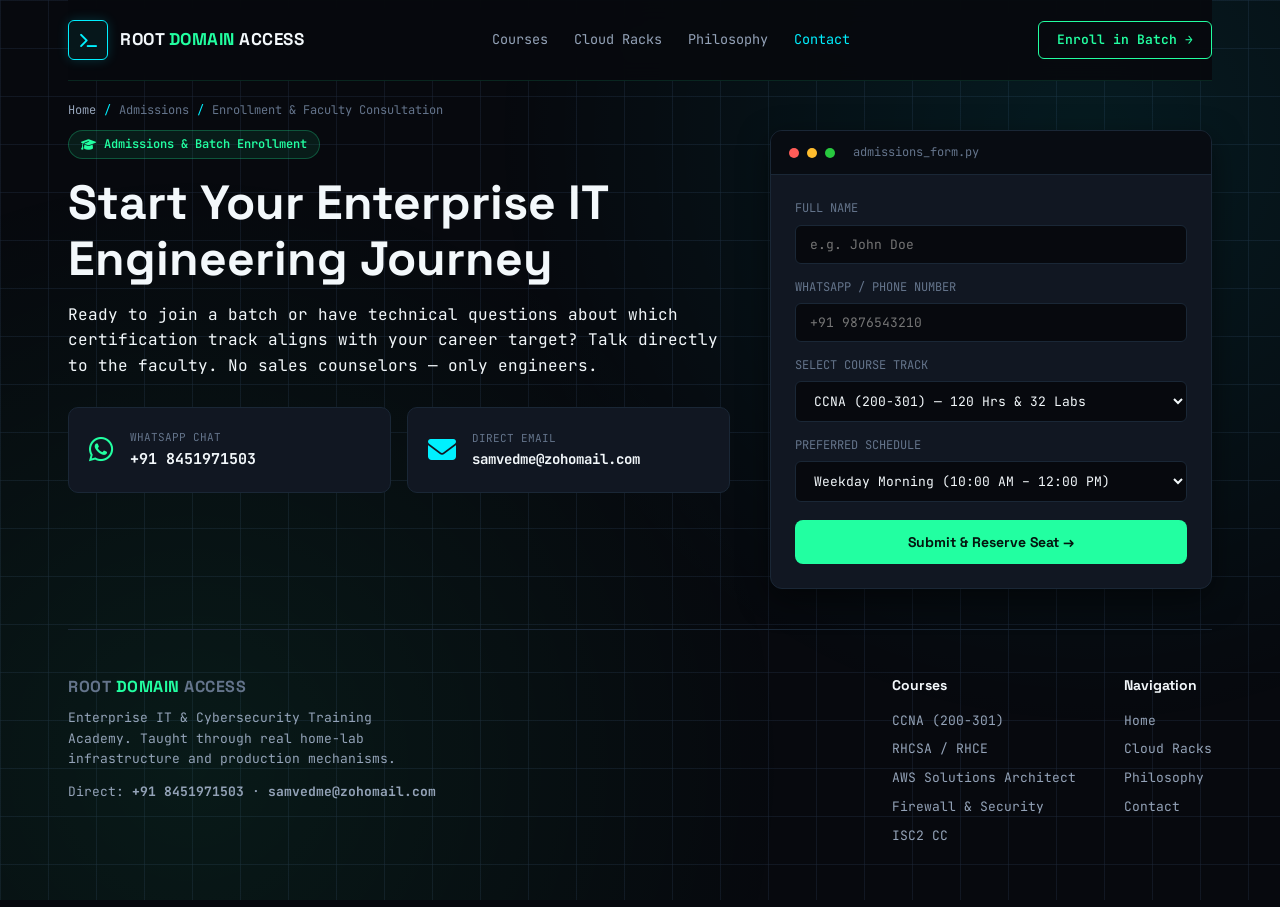
<file: contact.html>
<!DOCTYPE html>
<html lang="en">
<head>
<meta charset="UTF-8">
<meta name="viewport" content="width=device-width, initial-scale=1.0">
<title>Enrollment & Contact | Root Domain Access</title>
<link rel="preconnect" href="https://fonts.googleapis.com">
<link rel="preconnect" href="https://fonts.gstatic.com" crossorigin>
<link href="https://fonts.googleapis.com/css2?family=JetBrains+Mono:ital,wght@0,400;0,500;0,600;0,700;1,400&family=Space+Grotesk:wght@400;500;600;700&display=swap" rel="stylesheet">
<link rel="stylesheet" href="https://cdnjs.cloudflare.com/ajax/libs/font-awesome/6.4.0/css/all.min.css">
<link rel="stylesheet" href="style.css">
</head>
<body>

<div class="wrap">

  <!-- Navbar -->
  <nav>
    <a href="index.html" class="brand">
      <div class="logo-box"><i class="fa-solid fa-terminal"></i></div>
      <div class="brand-text">ROOT <span>DOMAIN</span> ACCESS</div>
    </a>
    <div class="nav-links">
      <a href="index.html#courses">Courses</a>
      <a href="labs.html">Cloud Racks</a>
      <a href="about.html">Philosophy</a>
      <a href="contact.html" class="active">Contact</a>
    </div>
    <a href="contact.html" class="btn-enroll-nav">Enroll in Batch →</a>
  </nav>

  <!-- Breadcrumbs -->
  <div class="breadcrumb">
    <a href="index.html">Home</a> <span>/</span> Admissions <span>/</span> Enrollment &amp; Faculty Consultation
  </div>

  <!-- Hero Section -->
  <section class="hero">
    <div class="hero-grid" style="display:grid;grid-template-columns:1.8fr 1.2fr;gap:40px;">
      <div>
        <div class="badge-tag">
          <i class="fa-solid fa-graduation-cap"></i> Admissions &amp; Batch Enrollment
        </div>
        <h1 style="font-size:clamp(32px, 4.5vw, 48px);line-height:1.15;margin:16px 0;">
          Start Your Enterprise IT Engineering Journey
        </h1>
        <p class="hero-desc">
          Ready to join a batch or have technical questions about which certification track aligns with your career target? Talk directly to the faculty. No sales counselors — only engineers.
        </p>

        <!-- Contact Methods Grid -->
        <div style="display:grid;grid-template-columns:repeat(2, 1fr);gap:16px;margin-top:28px;">
          <a href="https://wa.me/918451971503?text=Hi%20Samved,%20I%20have%20a%20query%20regarding%20courses%20at%20Root%20Domain%20Access." target="_blank" style="background:var(--bg-card);border:1px solid var(--card-border);border-radius:10px;padding:20px;text-decoration:none;display:flex;align-items:center;gap:16px;transition:border-color .2s;">
            <div style="font-size:28px;color:var(--green);"><i class="fa-brands fa-whatsapp"></i></div>
            <div>
              <div style="font-size:11px;color:var(--gray-dim);text-transform:uppercase;">WhatsApp Chat</div>
              <div style="font-size:15px;font-weight:700;color:var(--white);">+91 8451971503</div>
            </div>
          </a>

          <a href="mailto:samvedme@zohomail.com" style="background:var(--bg-card);border:1px solid var(--card-border);border-radius:10px;padding:20px;text-decoration:none;display:flex;align-items:center;gap:16px;transition:border-color .2s;">
            <div style="font-size:28px;color:var(--cyan);"><i class="fa-solid fa-envelope"></i></div>
            <div>
              <div style="font-size:11px;color:var(--gray-dim);text-transform:uppercase;">Direct Email</div>
              <div style="font-size:14px;font-weight:700;color:var(--white);">samvedme@zohomail.com</div>
            </div>
          </a>
        </div>
      </div>

      <!-- Enrollment Form Card -->
      <div class="terminal-window">
        <div class="titlebar">
          <div class="dot r"></div><div class="dot y"></div><div class="dot g"></div>
          <div class="titlebar-file">admissions_form.py</div>
        </div>
        <div style="padding:24px;">
          <form onsubmit="event.preventDefault(); alert('Thank you! Redirecting to WhatsApp to confirm your batch seat with Samved.'); window.open('https://wa.me/918451971503?text=Hi%20Samved,%20I%20submitted%20the%20Root%20Domain%20Access%20enrollment%20form.', '_blank');">
            <div style="margin-bottom:14px;">
              <label style="display:block;font-size:12px;color:var(--gray-dim);margin-bottom:6px;text-transform:uppercase;">Full Name</label>
              <input type="text" required placeholder="e.g. John Doe" style="width:100%;background:#07090e;border:1px solid var(--card-border);color:var(--white);padding:10px 14px;border-radius:6px;font-family:'JetBrains Mono';font-size:13px;outline:none;">
            </div>

            <div style="margin-bottom:14px;">
              <label style="display:block;font-size:12px;color:var(--gray-dim);margin-bottom:6px;text-transform:uppercase;">WhatsApp / Phone Number</label>
              <input type="tel" required placeholder="+91 9876543210" style="width:100%;background:#07090e;border:1px solid var(--card-border);color:var(--white);padding:10px 14px;border-radius:6px;font-family:'JetBrains Mono';font-size:13px;outline:none;">
            </div>

            <div style="margin-bottom:14px;">
              <label style="display:block;font-size:12px;color:var(--gray-dim);margin-bottom:6px;text-transform:uppercase;">Select Course Track</label>
              <select style="width:100%;background:#07090e;border:1px solid var(--card-border);color:var(--white);padding:10px 14px;border-radius:6px;font-family:'JetBrains Mono';font-size:13px;outline:none;">
                <option value="CCNA (200-301)">CCNA (200-301) — 120 Hrs &amp; 32 Labs</option>
                <option value="RHCSA / RHCE">RHCSA / RHCE (RHEL 9) — 80 Hrs &amp; 24 Labs</option>
                <option value="AWS Solutions Architect">AWS Solutions Architect (SAA-C03) — 80 Hrs</option>
                <option value="Firewall & Network Security">Firewall &amp; Network Security — 40 Hrs</option>
                <option value="ISC2 CC">ISC2 Certified in Cybersecurity — 30 Hrs</option>
                <option value="Agentic AI for Systems">Agentic AI for IT Pros — 25 Hrs</option>
              </select>
            </div>

            <div style="margin-bottom:18px;">
              <label style="display:block;font-size:12px;color:var(--gray-dim);margin-bottom:6px;text-transform:uppercase;">Preferred Schedule</label>
              <select style="width:100%;background:#07090e;border:1px solid var(--card-border);color:var(--white);padding:10px 14px;border-radius:6px;font-family:'JetBrains Mono';font-size:13px;outline:none;">
                <option value="Weekday Morning">Weekday Morning (10:00 AM – 12:00 PM)</option>
                <option value="Weekday Evening">Weekday Evening (07:00 PM – 09:00 PM)</option>
                <option value="Weekend Saturday/Sunday">Weekend (Sat &amp; Sun)</option>
                <option value="1-on-1 Dedicated Mentorship">1-on-1 Dedicated Mentorship</option>
              </select>
            </div>

            <button type="submit" class="btn-primary" style="width:100%;justify-content:center;padding:13px;font-size:14px;">
              Submit &amp; Reserve Seat →
            </button>
          </form>
        </div>
      </div>
    </div>
  </section>

  <!-- Footer -->
  <footer>
    <div class="footer-inner">
      <div class="footer-left">
        <div class="brand-text" style="font-size:16px;">ROOT <span>DOMAIN</span> ACCESS</div>
        <p>Enterprise IT &amp; Cybersecurity Training Academy. Taught through real home-lab infrastructure and production mechanisms.</p>
        <div style="margin-top:12px;color:var(--gray);font-size:13px;">
          Direct: <b>+91 8451971503</b> · <b>samvedme@zohomail.com</b>
        </div>
      </div>

      <div class="footer-links">
        <div>
          <h5>Courses</h5>
          <a href="ccna.html">CCNA (200-301)</a>
          <a href="rhcsa-rhce.html">RHCSA / RHCE</a>
          <a href="aws-solutions-architect.html">AWS Solutions Architect</a>
          <a href="firewall-security.html">Firewall &amp; Security</a>
          <a href="isc2-cc.html">ISC2 CC</a>
        </div>
        <div>
          <h5>Navigation</h5>
          <a href="index.html">Home</a>
          <a href="labs.html">Cloud Racks</a>
          <a href="about.html">Philosophy</a>
          <a href="contact.html">Contact</a>
        </div>
      </div>
    </div>
  </footer>

</div>

<script src="main.js"></script>
</body>
</html>
</file>
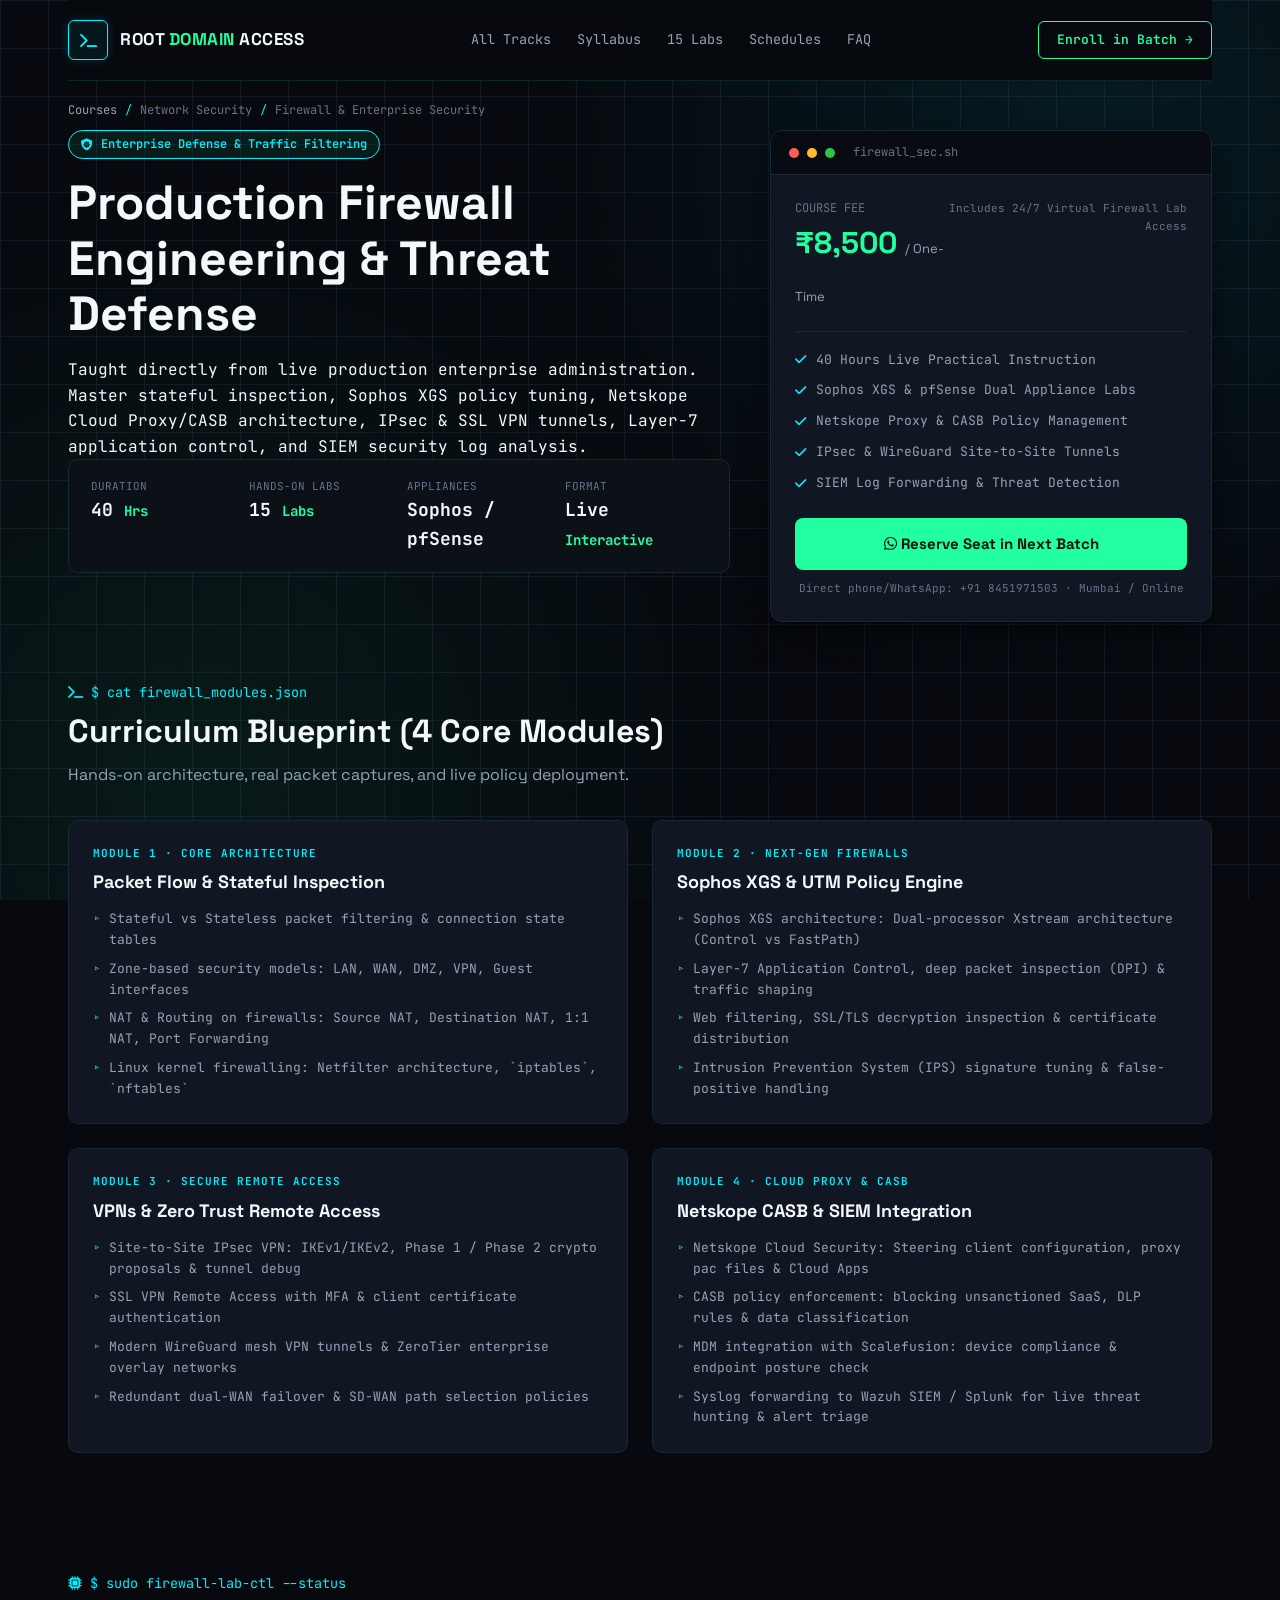
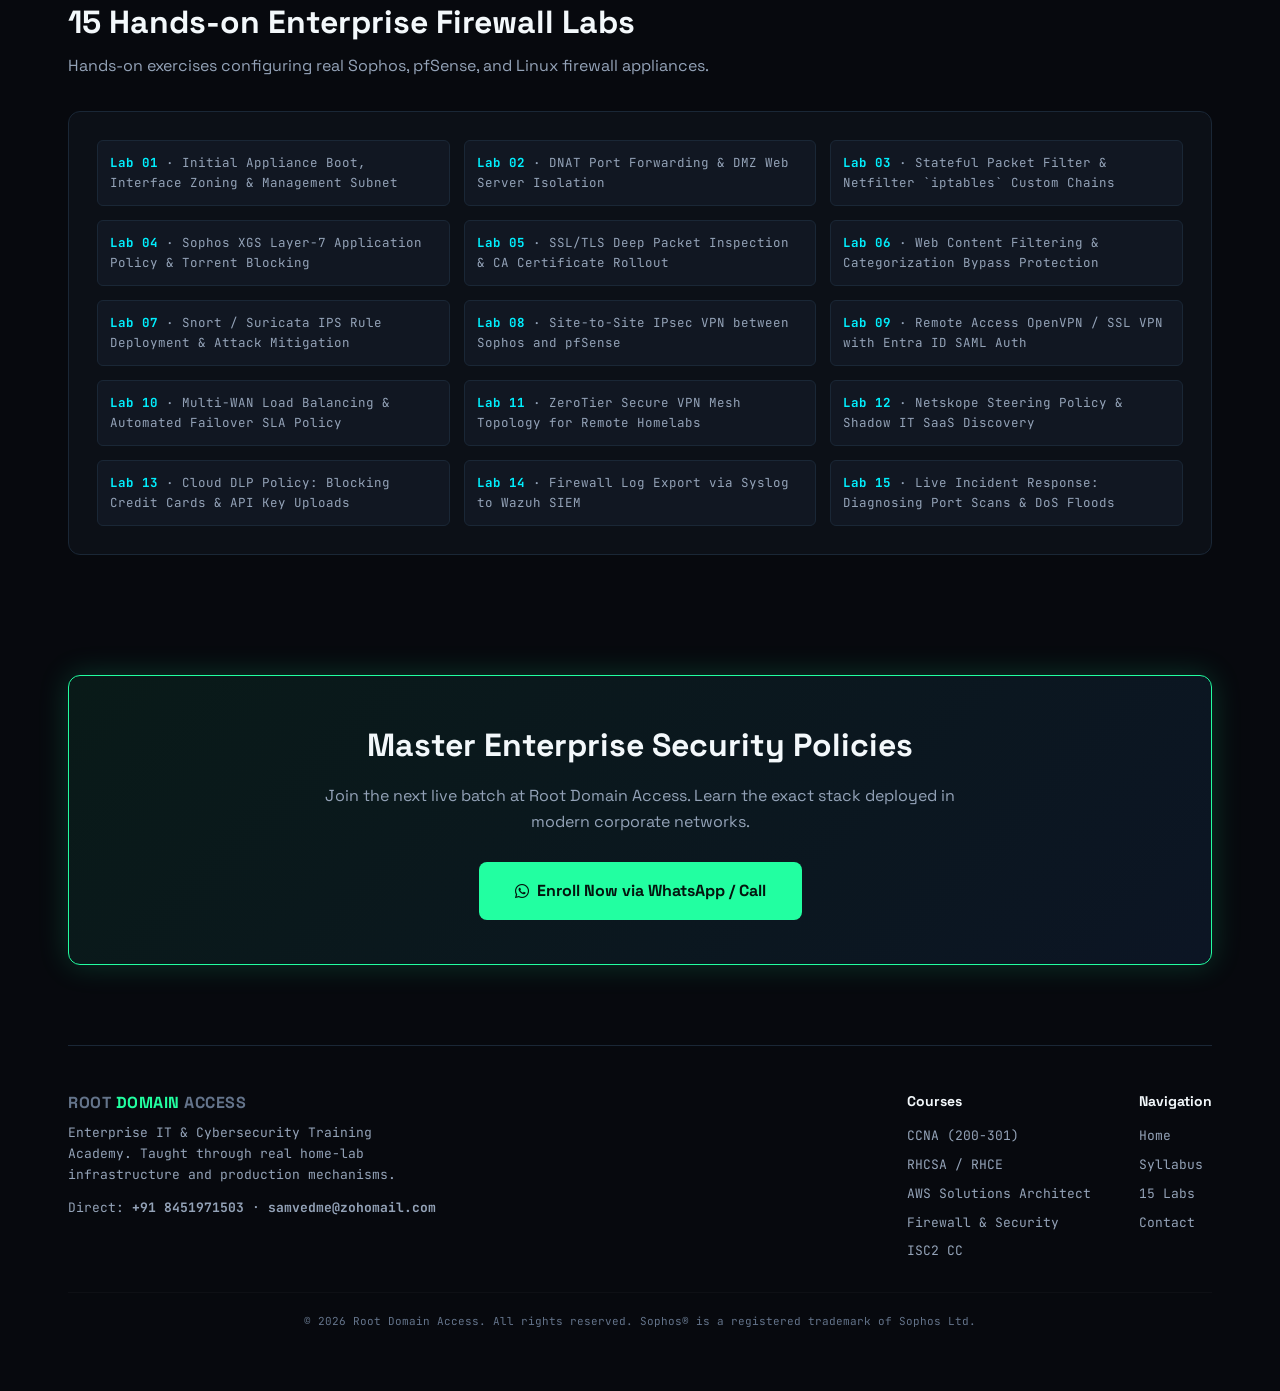
<file: firewall-security.html>
<!DOCTYPE html>
<html lang="en">
<head>
<meta charset="UTF-8">
<meta name="viewport" content="width=device-width, initial-scale=1.0">
<title>Firewall & Network Security Mastery | Root Domain Access</title>
<link rel="preconnect" href="https://fonts.googleapis.com">
<link rel="preconnect" href="https://fonts.gstatic.com" crossorigin>
<link href="https://fonts.googleapis.com/css2?family=JetBrains+Mono:ital,wght@0,400;0,500;0,600;0,700;1,400&family=Space+Grotesk:wght@400;500;600;700&display=swap" rel="stylesheet">
<link rel="stylesheet" href="https://cdnjs.cloudflare.com/ajax/libs/font-awesome/6.4.0/css/all.min.css">
<link rel="stylesheet" href="style.css">
</head>
<body>

<div class="wrap">

  <!-- Navbar -->
  <nav>
    <a href="index.html" class="brand">
      <div class="logo-box"><i class="fa-solid fa-terminal"></i></div>
      <div class="brand-text">ROOT <span>DOMAIN</span> ACCESS</div>
    </a>
    <div class="nav-links">
      <a href="index.html#courses">All Tracks</a>
      <a href="#curriculum">Syllabus</a>
      <a href="#labs">15 Labs</a>
      <a href="#schedules">Schedules</a>
      <a href="#faq">FAQ</a>
    </div>
    <a href="#enroll" class="btn-enroll-nav">Enroll in Batch →</a>
  </nav>

  <!-- Breadcrumbs -->
  <div class="breadcrumb">
    <a href="index.html">Courses</a> <span>/</span> Network Security <span>/</span> Firewall &amp; Enterprise Security
  </div>

  <!-- Hero Section -->
  <section class="hero">
    <div class="hero-grid" style="display:grid;grid-template-columns:1.8fr 1.2fr;gap:40px;">
      <div>
        <div class="badge-tag" style="border-color:var(--cyan);color:var(--cyan);">
          <i class="fa-solid fa-shield-virus"></i> Enterprise Defense &amp; Traffic Filtering
        </div>
        <h1 style="font-size:clamp(32px, 4.5vw, 48px);line-height:1.15;margin:16px 0;">
          Production Firewall Engineering &amp; Threat Defense
        </h1>
        <p class="hero-desc">
          Taught directly from live production enterprise administration. Master stateful inspection, Sophos XGS policy tuning, Netskope Cloud Proxy/CASB architecture, IPsec &amp; SSL VPN tunnels, Layer-7 application control, and SIEM security log analysis.
        </p>

        <!-- Stats Bar -->
        <div class="stats-bar" style="display:grid;grid-template-columns:repeat(4, 1fr);gap:16px;background:var(--bg-surface);border:1px solid var(--card-border);border-radius:10px;padding:18px 22px;">
          <div class="stat-item">
            <div style="font-size:11px;color:var(--gray-dim);text-transform:uppercase;">Duration</div>
            <div style="font-size:18px;font-weight:700;color:var(--white);">40 <span style="color:var(--green);font-size:14px;">Hrs</span></div>
          </div>
          <div class="stat-item">
            <div style="font-size:11px;color:var(--gray-dim);text-transform:uppercase;">Hands-on Labs</div>
            <div style="font-size:18px;font-weight:700;color:var(--white);">15 <span style="color:var(--green);font-size:14px;">Labs</span></div>
          </div>
          <div class="stat-item">
            <div style="font-size:11px;color:var(--gray-dim);text-transform:uppercase;">Appliances</div>
            <div style="font-size:18px;font-weight:700;color:var(--white);">Sophos / pfSense</div>
          </div>
          <div class="stat-item">
            <div style="font-size:11px;color:var(--gray-dim);text-transform:uppercase;">Format</div>
            <div style="font-size:18px;font-weight:700;color:var(--white);">Live <span style="color:var(--green);font-size:14px;">Interactive</span></div>
          </div>
        </div>
      </div>

      <!-- Hero Enrollment Card -->
      <div class="terminal-window" id="enroll">
        <div class="titlebar">
          <div class="dot r"></div><div class="dot y"></div><div class="dot g"></div>
          <div class="titlebar-file">firewall_sec.sh</div>
        </div>
        <div style="padding:24px;">
          <div style="display:flex;justify-content:space-between;align-items:baseline;padding-bottom:16px;border-bottom:1px solid var(--card-border);margin-bottom:18px;">
            <div>
              <div style="font-size:12px;color:var(--gray-dim);text-transform:uppercase;">Course Fee</div>
              <div style="font-size:30px;font-weight:700;color:var(--green);font-family:'Space Grotesk',sans-serif;">₹8,500 <span style="font-size:13px;color:var(--gray);font-weight:400;">/ One-Time</span></div>
            </div>
            <div style="font-size:11px;color:var(--gray-dim);text-align:right;">
              <div>Includes 24/7 Virtual Firewall Lab Access</div>
            </div>
          </div>

          <ul style="list-style:none;display:flex;flex-direction:column;gap:10px;margin-bottom:24px;">
            <li style="font-size:13px;color:var(--gray);display:flex;align-items:center;gap:10px;"><i class="fa-solid fa-check" style="color:var(--cyan);"></i> 40 Hours Live Practical Instruction</li>
            <li style="font-size:13px;color:var(--gray);display:flex;align-items:center;gap:10px;"><i class="fa-solid fa-check" style="color:var(--cyan);"></i> Sophos XGS &amp; pfSense Dual Appliance Labs</li>
            <li style="font-size:13px;color:var(--gray);display:flex;align-items:center;gap:10px;"><i class="fa-solid fa-check" style="color:var(--cyan);"></i> Netskope Proxy &amp; CASB Policy Management</li>
            <li style="font-size:13px;color:var(--gray);display:flex;align-items:center;gap:10px;"><i class="fa-solid fa-check" style="color:var(--cyan);"></i> IPsec &amp; WireGuard Site-to-Site Tunnels</li>
            <li style="font-size:13px;color:var(--gray);display:flex;align-items:center;gap:10px;"><i class="fa-solid fa-check" style="color:var(--cyan);"></i> SIEM Log Forwarding &amp; Threat Detection</li>
          </ul>

          <a href="https://wa.me/918451971503?text=Hi%20Samved,%20I%20want%20to%20enroll%20in%20Firewall%20%26%20Network%20Security." target="_blank" class="btn-primary" style="display:block;width:100%;text-align:center;padding:14px;">
            <i class="fa-brands fa-whatsapp"></i> Reserve Seat in Next Batch
          </a>
          <div style="text-align:center;font-size:11px;color:var(--gray-dim);margin-top:10px;">
            Direct phone/WhatsApp: +91 8451971503 · Mumbai / Online
          </div>
        </div>
      </div>
    </div>
  </section>

  <!-- Complete Syllabus -->
  <section class="section-pad" id="curriculum">
    <div class="sec-kicker"><i class="fa-solid fa-terminal"></i> $ cat firewall_modules.json</div>
    <h2 class="sec-title">Curriculum Blueprint (4 Core Modules)</h2>
    <p class="sec-subtitle">Hands-on architecture, real packet captures, and live policy deployment.</p>

    <div style="display:grid;grid-template-columns:repeat(2, 1fr);gap:24px;">
      <!-- Module 1 -->
      <div style="background:var(--bg-card);border:1px solid var(--card-border);border-radius:10px;padding:24px;">
        <div style="font-size:11px;color:var(--cyan);font-weight:600;letter-spacing:1px;text-transform:uppercase;">Module 1 · Core Architecture</div>
        <h3 style="font-size:18px;margin:6px 0 12px;">Packet Flow &amp; Stateful Inspection</h3>
        <ul style="list-style:none;display:flex;flex-direction:column;gap:8px;font-size:13px;color:var(--gray);">
          <li style="display:flex;gap:8px;"><span style="color:var(--green);">▹</span> Stateful vs Stateless packet filtering &amp; connection state tables</li>
          <li style="display:flex;gap:8px;"><span style="color:var(--green);">▹</span> Zone-based security models: LAN, WAN, DMZ, VPN, Guest interfaces</li>
          <li style="display:flex;gap:8px;"><span style="color:var(--green);">▹</span> NAT &amp; Routing on firewalls: Source NAT, Destination NAT, 1:1 NAT, Port Forwarding</li>
          <li style="display:flex;gap:8px;"><span style="color:var(--green);">▹</span> Linux kernel firewalling: Netfilter architecture, `iptables`, `nftables`</li>
        </ul>
      </div>

      <!-- Module 2 -->
      <div style="background:var(--bg-card);border:1px solid var(--card-border);border-radius:10px;padding:24px;">
        <div style="font-size:11px;color:var(--cyan);font-weight:600;letter-spacing:1px;text-transform:uppercase;">Module 2 · Next-Gen Firewalls</div>
        <h3 style="font-size:18px;margin:6px 0 12px;">Sophos XGS &amp; UTM Policy Engine</h3>
        <ul style="list-style:none;display:flex;flex-direction:column;gap:8px;font-size:13px;color:var(--gray);">
          <li style="display:flex;gap:8px;"><span style="color:var(--green);">▹</span> Sophos XGS architecture: Dual-processor Xstream architecture (Control vs FastPath)</li>
          <li style="display:flex;gap:8px;"><span style="color:var(--green);">▹</span> Layer-7 Application Control, deep packet inspection (DPI) &amp; traffic shaping</li>
          <li style="display:flex;gap:8px;"><span style="color:var(--green);">▹</span> Web filtering, SSL/TLS decryption inspection &amp; certificate distribution</li>
          <li style="display:flex;gap:8px;"><span style="color:var(--green);">▹</span> Intrusion Prevention System (IPS) signature tuning &amp; false-positive handling</li>
        </ul>
      </div>

      <!-- Module 3 -->
      <div style="background:var(--bg-card);border:1px solid var(--card-border);border-radius:10px;padding:24px;">
        <div style="font-size:11px;color:var(--cyan);font-weight:600;letter-spacing:1px;text-transform:uppercase;">Module 3 · Secure Remote Access</div>
        <h3 style="font-size:18px;margin:6px 0 12px;">VPNs &amp; Zero Trust Remote Access</h3>
        <ul style="list-style:none;display:flex;flex-direction:column;gap:8px;font-size:13px;color:var(--gray);">
          <li style="display:flex;gap:8px;"><span style="color:var(--green);">▹</span> Site-to-Site IPsec VPN: IKEv1/IKEv2, Phase 1 / Phase 2 crypto proposals &amp; tunnel debug</li>
          <li style="display:flex;gap:8px;"><span style="color:var(--green);">▹</span> SSL VPN Remote Access with MFA &amp; client certificate authentication</li>
          <li style="display:flex;gap:8px;"><span style="color:var(--green);">▹</span> Modern WireGuard mesh VPN tunnels &amp; ZeroTier enterprise overlay networks</li>
          <li style="display:flex;gap:8px;"><span style="color:var(--green);">▹</span> Redundant dual-WAN failover &amp; SD-WAN path selection policies</li>
        </ul>
      </div>

      <!-- Module 4 -->
      <div style="background:var(--bg-card);border:1px solid var(--card-border);border-radius:10px;padding:24px;">
        <div style="font-size:11px;color:var(--cyan);font-weight:600;letter-spacing:1px;text-transform:uppercase;">Module 4 · Cloud Proxy &amp; CASB</div>
        <h3 style="font-size:18px;margin:6px 0 12px;">Netskope CASB &amp; SIEM Integration</h3>
        <ul style="list-style:none;display:flex;flex-direction:column;gap:8px;font-size:13px;color:var(--gray);">
          <li style="display:flex;gap:8px;"><span style="color:var(--green);">▹</span> Netskope Cloud Security: Steering client configuration, proxy pac files &amp; Cloud Apps</li>
          <li style="display:flex;gap:8px;"><span style="color:var(--green);">▹</span> CASB policy enforcement: blocking unsanctioned SaaS, DLP rules &amp; data classification</li>
          <li style="display:flex;gap:8px;"><span style="color:var(--green);">▹</span> MDM integration with Scalefusion: device compliance &amp; endpoint posture check</li>
          <li style="display:flex;gap:8px;"><span style="color:var(--green);">▹</span> Syslog forwarding to Wazuh SIEM / Splunk for live threat hunting &amp; alert triage</li>
        </ul>
      </div>
    </div>
  </section>

  <!-- 15 Hands-on Labs -->
  <section class="section-pad" id="labs">
    <div class="sec-kicker"><i class="fa-solid fa-microchip"></i> $ sudo firewall-lab-ctl --status</div>
    <h2 class="sec-title">15 Hands-on Enterprise Firewall Labs</h2>
    <p class="sec-subtitle">Hands-on exercises configuring real Sophos, pfSense, and Linux firewall appliances.</p>

    <div style="background:var(--bg-surface);border:1px solid var(--card-border);border-radius:12px;padding:28px;">
      <div style="display:grid;grid-template-columns:repeat(3, 1fr);gap:14px;">
        <div class="lab-badge" style="background:var(--bg-card);border:1px solid var(--card-border);border-radius:6px;padding:12px;font-size:12.5px;color:var(--gray);"><b style="color:var(--cyan);">Lab 01</b> · Initial Appliance Boot, Interface Zoning &amp; Management Subnet</div>
        <div class="lab-badge" style="background:var(--bg-card);border:1px solid var(--card-border);border-radius:6px;padding:12px;font-size:12.5px;color:var(--gray);"><b style="color:var(--cyan);">Lab 02</b> · DNAT Port Forwarding &amp; DMZ Web Server Isolation</div>
        <div class="lab-badge" style="background:var(--bg-card);border:1px solid var(--card-border);border-radius:6px;padding:12px;font-size:12.5px;color:var(--gray);"><b style="color:var(--cyan);">Lab 03</b> · Stateful Packet Filter &amp; Netfilter `iptables` Custom Chains</div>
        <div class="lab-badge" style="background:var(--bg-card);border:1px solid var(--card-border);border-radius:6px;padding:12px;font-size:12.5px;color:var(--gray);"><b style="color:var(--cyan);">Lab 04</b> · Sophos XGS Layer-7 Application Policy &amp; Torrent Blocking</div>
        <div class="lab-badge" style="background:var(--bg-card);border:1px solid var(--card-border);border-radius:6px;padding:12px;font-size:12.5px;color:var(--gray);"><b style="color:var(--cyan);">Lab 05</b> · SSL/TLS Deep Packet Inspection &amp; CA Certificate Rollout</div>
        <div class="lab-badge" style="background:var(--bg-card);border:1px solid var(--card-border);border-radius:6px;padding:12px;font-size:12.5px;color:var(--gray);"><b style="color:var(--cyan);">Lab 06</b> · Web Content Filtering &amp; Categorization Bypass Protection</div>
        <div class="lab-badge" style="background:var(--bg-card);border:1px solid var(--card-border);border-radius:6px;padding:12px;font-size:12.5px;color:var(--gray);"><b style="color:var(--cyan);">Lab 07</b> · Snort / Suricata IPS Rule Deployment &amp; Attack Mitigation</div>
        <div class="lab-badge" style="background:var(--bg-card);border:1px solid var(--card-border);border-radius:6px;padding:12px;font-size:12.5px;color:var(--gray);"><b style="color:var(--cyan);">Lab 08</b> · Site-to-Site IPsec VPN between Sophos and pfSense</div>
        <div class="lab-badge" style="background:var(--bg-card);border:1px solid var(--card-border);border-radius:6px;padding:12px;font-size:12.5px;color:var(--gray);"><b style="color:var(--cyan);">Lab 09</b> · Remote Access OpenVPN / SSL VPN with Entra ID SAML Auth</div>
        <div class="lab-badge" style="background:var(--bg-card);border:1px solid var(--card-border);border-radius:6px;padding:12px;font-size:12.5px;color:var(--gray);"><b style="color:var(--cyan);">Lab 10</b> · Multi-WAN Load Balancing &amp; Automated Failover SLA Policy</div>
        <div class="lab-badge" style="background:var(--bg-card);border:1px solid var(--card-border);border-radius:6px;padding:12px;font-size:12.5px;color:var(--gray);"><b style="color:var(--cyan);">Lab 11</b> · ZeroTier Secure VPN Mesh Topology for Remote Homelabs</div>
        <div class="lab-badge" style="background:var(--bg-card);border:1px solid var(--card-border);border-radius:6px;padding:12px;font-size:12.5px;color:var(--gray);"><b style="color:var(--cyan);">Lab 12</b> · Netskope Steering Policy &amp; Shadow IT SaaS Discovery</div>
        <div class="lab-badge" style="background:var(--bg-card);border:1px solid var(--card-border);border-radius:6px;padding:12px;font-size:12.5px;color:var(--gray);"><b style="color:var(--cyan);">Lab 13</b> · Cloud DLP Policy: Blocking Credit Cards &amp; API Key Uploads</div>
        <div class="lab-badge" style="background:var(--bg-card);border:1px solid var(--card-border);border-radius:6px;padding:12px;font-size:12.5px;color:var(--gray);"><b style="color:var(--cyan);">Lab 14</b> · Firewall Log Export via Syslog to Wazuh SIEM</div>
        <div class="lab-badge" style="background:var(--bg-card);border:1px solid var(--card-border);border-radius:6px;padding:12px;font-size:12.5px;color:var(--gray);"><b style="color:var(--cyan);">Lab 15</b> · Live Incident Response: Diagnosing Port Scans &amp; DoS Floods</div>
      </div>
    </div>
  </section>

  <!-- CTA Banner -->
  <div class="cta-banner">
    <h2>Master Enterprise Security Policies</h2>
    <p>Join the next live batch at Root Domain Access. Learn the exact stack deployed in modern corporate networks.</p>
    <a href="https://wa.me/918451971503?text=Hi%20Samved,%20I%20am%20ready%20to%20enroll%20in%20Firewall%20Security." target="_blank" class="btn-primary" style="padding:16px 36px;font-size:16px;">
      <i class="fa-brands fa-whatsapp"></i> Enroll Now via WhatsApp / Call
    </a>
  </div>

  <!-- Footer -->
  <footer>
    <div class="footer-inner">
      <div class="footer-left">
        <div class="brand-text" style="font-size:16px;">ROOT <span>DOMAIN</span> ACCESS</div>
        <p>Enterprise IT &amp; Cybersecurity Training Academy. Taught through real home-lab infrastructure and production mechanisms.</p>
        <div style="margin-top:12px;color:var(--gray);font-size:13px;">
          Direct: <b>+91 8451971503</b> · <b>samvedme@zohomail.com</b>
        </div>
      </div>

      <div class="footer-links">
        <div>
          <h5>Courses</h5>
          <a href="ccna.html">CCNA (200-301)</a>
          <a href="rhcsa-rhce.html">RHCSA / RHCE</a>
          <a href="aws-solutions-architect.html">AWS Solutions Architect</a>
          <a href="firewall-security.html">Firewall &amp; Security</a>
          <a href="isc2-cc.html">ISC2 CC</a>
        </div>
        <div>
          <h5>Navigation</h5>
          <a href="index.html">Home</a>
          <a href="#curriculum">Syllabus</a>
          <a href="#labs">15 Labs</a>
          <a href="contact.html">Contact</a>
        </div>
      </div>
    </div>
    <div style="margin-top:30px;text-align:center;font-size:11px;color:var(--gray-dim);border-top:1px solid rgba(255,255,255,0.03);padding-top:20px;">
      © 2026 Root Domain Access. All rights reserved. Sophos® is a registered trademark of Sophos Ltd.
    </div>
  </footer>

</div>

<script src="main.js"></script>
</body>
</html>
</file>
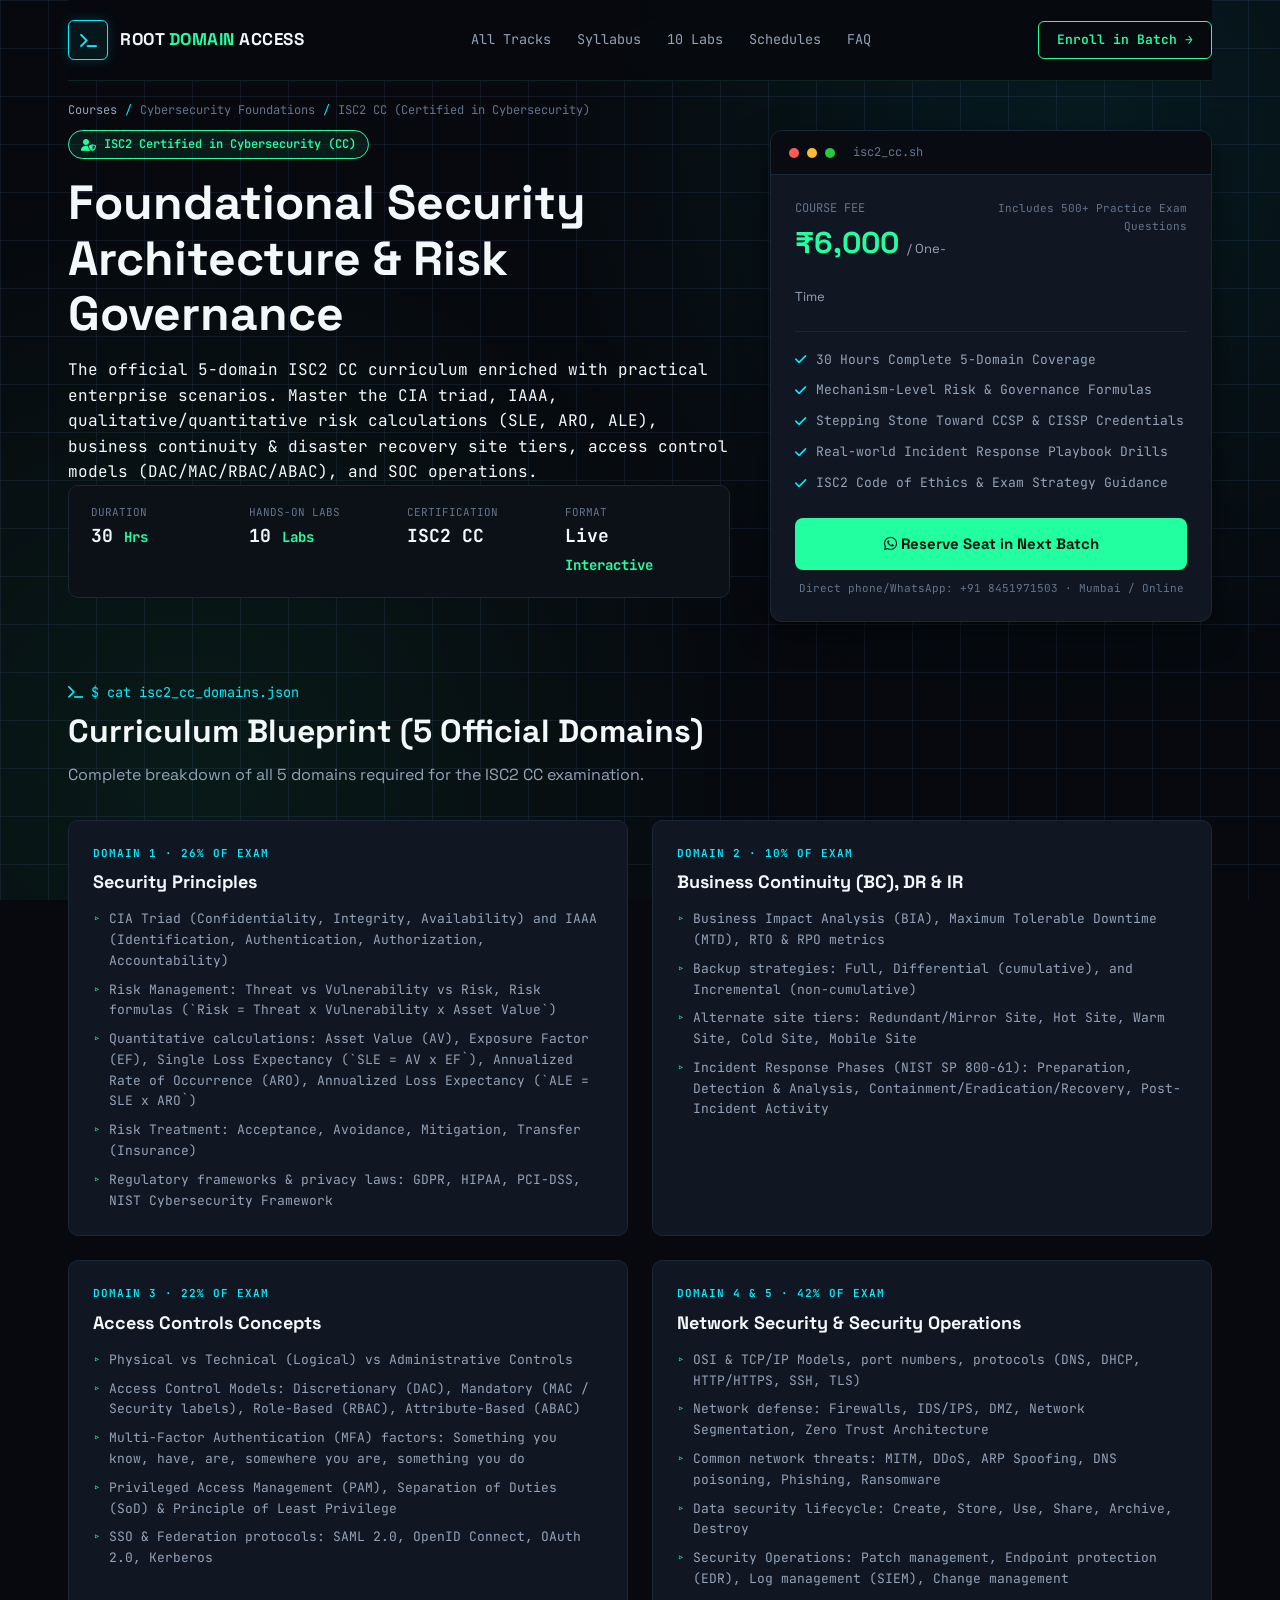
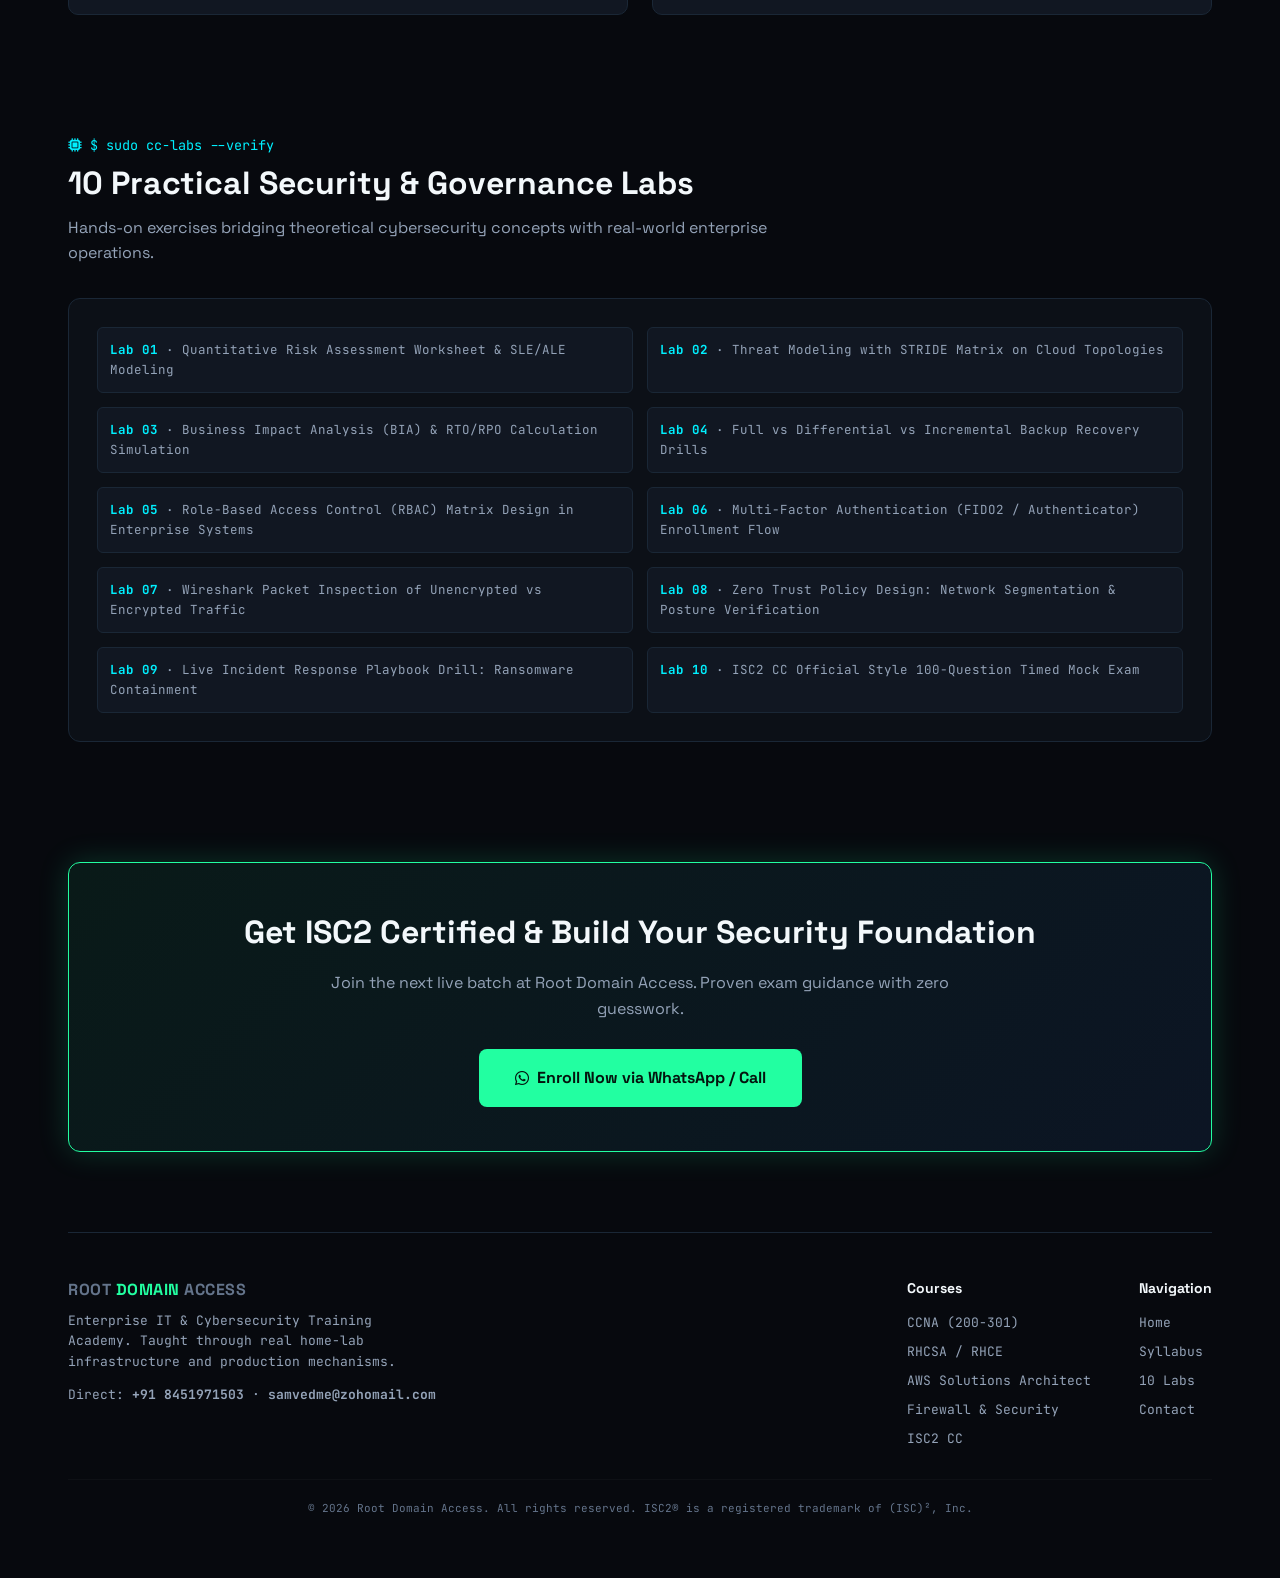
<file: isc2-cc.html>
<!DOCTYPE html>
<html lang="en">
<head>
<meta charset="UTF-8">
<meta name="viewport" content="width=device-width, initial-scale=1.0">
<title>ISC2 CC (Certified in Cybersecurity) Blueprint | Root Domain Access</title>
<link rel="preconnect" href="https://fonts.googleapis.com">
<link rel="preconnect" href="https://fonts.gstatic.com" crossorigin>
<link href="https://fonts.googleapis.com/css2?family=JetBrains+Mono:ital,wght@0,400;0,500;0,600;0,700;1,400&family=Space+Grotesk:wght@400;500;600;700&display=swap" rel="stylesheet">
<link rel="stylesheet" href="https://cdnjs.cloudflare.com/ajax/libs/font-awesome/6.4.0/css/all.min.css">
<link rel="stylesheet" href="style.css">
</head>
<body>

<div class="wrap">

  <!-- Navbar -->
  <nav>
    <a href="index.html" class="brand">
      <div class="logo-box"><i class="fa-solid fa-terminal"></i></div>
      <div class="brand-text">ROOT <span>DOMAIN</span> ACCESS</div>
    </a>
    <div class="nav-links">
      <a href="index.html#courses">All Tracks</a>
      <a href="#curriculum">Syllabus</a>
      <a href="#labs">10 Labs</a>
      <a href="#schedules">Schedules</a>
      <a href="#faq">FAQ</a>
    </div>
    <a href="#enroll" class="btn-enroll-nav">Enroll in Batch →</a>
  </nav>

  <!-- Breadcrumbs -->
  <div class="breadcrumb">
    <a href="index.html">Courses</a> <span>/</span> Cybersecurity Foundations <span>/</span> ISC2 CC (Certified in Cybersecurity)
  </div>

  <!-- Hero Section -->
  <section class="hero">
    <div class="hero-grid" style="display:grid;grid-template-columns:1.8fr 1.2fr;gap:40px;">
      <div>
        <div class="badge-tag" style="border-color:var(--green);color:var(--green);">
          <i class="fa-solid fa-user-shield"></i> ISC2 Certified in Cybersecurity (CC)
        </div>
        <h1 style="font-size:clamp(32px, 4.5vw, 48px);line-height:1.15;margin:16px 0;">
          Foundational Security Architecture &amp; Risk Governance
        </h1>
        <p class="hero-desc">
          The official 5-domain ISC2 CC curriculum enriched with practical enterprise scenarios. Master the CIA triad, IAAA, qualitative/quantitative risk calculations (SLE, ARO, ALE), business continuity &amp; disaster recovery site tiers, access control models (DAC/MAC/RBAC/ABAC), and SOC operations.
        </p>

        <!-- Stats Bar -->
        <div class="stats-bar" style="display:grid;grid-template-columns:repeat(4, 1fr);gap:16px;background:var(--bg-surface);border:1px solid var(--card-border);border-radius:10px;padding:18px 22px;">
          <div class="stat-item">
            <div style="font-size:11px;color:var(--gray-dim);text-transform:uppercase;">Duration</div>
            <div style="font-size:18px;font-weight:700;color:var(--white);">30 <span style="color:var(--green);font-size:14px;">Hrs</span></div>
          </div>
          <div class="stat-item">
            <div style="font-size:11px;color:var(--gray-dim);text-transform:uppercase;">Hands-on Labs</div>
            <div style="font-size:18px;font-weight:700;color:var(--white);">10 <span style="color:var(--green);font-size:14px;">Labs</span></div>
          </div>
          <div class="stat-item">
            <div style="font-size:11px;color:var(--gray-dim);text-transform:uppercase;">Certification</div>
            <div style="font-size:18px;font-weight:700;color:var(--white);">ISC2 CC</div>
          </div>
          <div class="stat-item">
            <div style="font-size:11px;color:var(--gray-dim);text-transform:uppercase;">Format</div>
            <div style="font-size:18px;font-weight:700;color:var(--white);">Live <span style="color:var(--green);font-size:14px;">Interactive</span></div>
          </div>
        </div>
      </div>

      <!-- Hero Enrollment Card -->
      <div class="terminal-window" id="enroll">
        <div class="titlebar">
          <div class="dot r"></div><div class="dot y"></div><div class="dot g"></div>
          <div class="titlebar-file">isc2_cc.sh</div>
        </div>
        <div style="padding:24px;">
          <div style="display:flex;justify-content:space-between;align-items:baseline;padding-bottom:16px;border-bottom:1px solid var(--card-border);margin-bottom:18px;">
            <div>
              <div style="font-size:12px;color:var(--gray-dim);text-transform:uppercase;">Course Fee</div>
              <div style="font-size:30px;font-weight:700;color:var(--green);font-family:'Space Grotesk',sans-serif;">₹6,000 <span style="font-size:13px;color:var(--gray);font-weight:400;">/ One-Time</span></div>
            </div>
            <div style="font-size:11px;color:var(--gray-dim);text-align:right;">
              <div>Includes 500+ Practice Exam Questions</div>
            </div>
          </div>

          <ul style="list-style:none;display:flex;flex-direction:column;gap:10px;margin-bottom:24px;">
            <li style="font-size:13px;color:var(--gray);display:flex;align-items:center;gap:10px;"><i class="fa-solid fa-check" style="color:var(--cyan);"></i> 30 Hours Complete 5-Domain Coverage</li>
            <li style="font-size:13px;color:var(--gray);display:flex;align-items:center;gap:10px;"><i class="fa-solid fa-check" style="color:var(--cyan);"></i> Mechanism-Level Risk &amp; Governance Formulas</li>
            <li style="font-size:13px;color:var(--gray);display:flex;align-items:center;gap:10px;"><i class="fa-solid fa-check" style="color:var(--cyan);"></i> Stepping Stone Toward CCSP &amp; CISSP Credentials</li>
            <li style="font-size:13px;color:var(--gray);display:flex;align-items:center;gap:10px;"><i class="fa-solid fa-check" style="color:var(--cyan);"></i> Real-world Incident Response Playbook Drills</li>
            <li style="font-size:13px;color:var(--gray);display:flex;align-items:center;gap:10px;"><i class="fa-solid fa-check" style="color:var(--cyan);"></i> ISC2 Code of Ethics &amp; Exam Strategy Guidance</li>
          </ul>

          <a href="https://wa.me/918451971503?text=Hi%20Samved,%20I%20want%20to%20enroll%20in%20ISC2%20CC." target="_blank" class="btn-primary" style="display:block;width:100%;text-align:center;padding:14px;">
            <i class="fa-brands fa-whatsapp"></i> Reserve Seat in Next Batch
          </a>
          <div style="text-align:center;font-size:11px;color:var(--gray-dim);margin-top:10px;">
            Direct phone/WhatsApp: +91 8451971503 · Mumbai / Online
          </div>
        </div>
      </div>
    </div>
  </section>

  <!-- Complete Syllabus -->
  <section class="section-pad" id="curriculum">
    <div class="sec-kicker"><i class="fa-solid fa-terminal"></i> $ cat isc2_cc_domains.json</div>
    <h2 class="sec-title">Curriculum Blueprint (5 Official Domains)</h2>
    <p class="sec-subtitle">Complete breakdown of all 5 domains required for the ISC2 CC examination.</p>

    <div style="display:grid;grid-template-columns:repeat(2, 1fr);gap:24px;">
      <!-- Domain 1 -->
      <div style="background:var(--bg-card);border:1px solid var(--card-border);border-radius:10px;padding:24px;">
        <div style="font-size:11px;color:var(--cyan);font-weight:600;letter-spacing:1px;text-transform:uppercase;">Domain 1 · 26% of Exam</div>
        <h3 style="font-size:18px;margin:6px 0 12px;">Security Principles</h3>
        <ul style="list-style:none;display:flex;flex-direction:column;gap:8px;font-size:13px;color:var(--gray);">
          <li style="display:flex;gap:8px;"><span style="color:var(--green);">▹</span> CIA Triad (Confidentiality, Integrity, Availability) and IAAA (Identification, Authentication, Authorization, Accountability)</li>
          <li style="display:flex;gap:8px;"><span style="color:var(--green);">▹</span> Risk Management: Threat vs Vulnerability vs Risk, Risk formulas (`Risk = Threat x Vulnerability x Asset Value`)</li>
          <li style="display:flex;gap:8px;"><span style="color:var(--green);">▹</span> Quantitative calculations: Asset Value (AV), Exposure Factor (EF), Single Loss Expectancy (`SLE = AV x EF`), Annualized Rate of Occurrence (ARO), Annualized Loss Expectancy (`ALE = SLE x ARO`)</li>
          <li style="display:flex;gap:8px;"><span style="color:var(--green);">▹</span> Risk Treatment: Acceptance, Avoidance, Mitigation, Transfer (Insurance)</li>
          <li style="display:flex;gap:8px;"><span style="color:var(--green);">▹</span> Regulatory frameworks &amp; privacy laws: GDPR, HIPAA, PCI-DSS, NIST Cybersecurity Framework</li>
        </ul>
      </div>

      <!-- Domain 2 -->
      <div style="background:var(--bg-card);border:1px solid var(--card-border);border-radius:10px;padding:24px;">
        <div style="font-size:11px;color:var(--cyan);font-weight:600;letter-spacing:1px;text-transform:uppercase;">Domain 2 · 10% of Exam</div>
        <h3 style="font-size:18px;margin:6px 0 12px;">Business Continuity (BC), DR &amp; IR</h3>
        <ul style="list-style:none;display:flex;flex-direction:column;gap:8px;font-size:13px;color:var(--gray);">
          <li style="display:flex;gap:8px;"><span style="color:var(--green);">▹</span> Business Impact Analysis (BIA), Maximum Tolerable Downtime (MTD), RTO &amp; RPO metrics</li>
          <li style="display:flex;gap:8px;"><span style="color:var(--green);">▹</span> Backup strategies: Full, Differential (cumulative), and Incremental (non-cumulative)</li>
          <li style="display:flex;gap:8px;"><span style="color:var(--green);">▹</span> Alternate site tiers: Redundant/Mirror Site, Hot Site, Warm Site, Cold Site, Mobile Site</li>
          <li style="display:flex;gap:8px;"><span style="color:var(--green);">▹</span> Incident Response Phases (NIST SP 800-61): Preparation, Detection &amp; Analysis, Containment/Eradication/Recovery, Post-Incident Activity</li>
        </ul>
      </div>

      <!-- Domain 3 -->
      <div style="background:var(--bg-card);border:1px solid var(--card-border);border-radius:10px;padding:24px;">
        <div style="font-size:11px;color:var(--cyan);font-weight:600;letter-spacing:1px;text-transform:uppercase;">Domain 3 · 22% of Exam</div>
        <h3 style="font-size:18px;margin:6px 0 12px;">Access Controls Concepts</h3>
        <ul style="list-style:none;display:flex;flex-direction:column;gap:8px;font-size:13px;color:var(--gray);">
          <li style="display:flex;gap:8px;"><span style="color:var(--green);">▹</span> Physical vs Technical (Logical) vs Administrative Controls</li>
          <li style="display:flex;gap:8px;"><span style="color:var(--green);">▹</span> Access Control Models: Discretionary (DAC), Mandatory (MAC / Security labels), Role-Based (RBAC), Attribute-Based (ABAC)</li>
          <li style="display:flex;gap:8px;"><span style="color:var(--green);">▹</span> Multi-Factor Authentication (MFA) factors: Something you know, have, are, somewhere you are, something you do</li>
          <li style="display:flex;gap:8px;"><span style="color:var(--green);">▹</span> Privileged Access Management (PAM), Separation of Duties (SoD) &amp; Principle of Least Privilege</li>
          <li style="display:flex;gap:8px;"><span style="color:var(--green);">▹</span> SSO &amp; Federation protocols: SAML 2.0, OpenID Connect, OAuth 2.0, Kerberos</li>
        </ul>
      </div>

      <!-- Domain 4 & 5 -->
      <div style="background:var(--bg-card);border:1px solid var(--card-border);border-radius:10px;padding:24px;">
        <div style="font-size:11px;color:var(--cyan);font-weight:600;letter-spacing:1px;text-transform:uppercase;">Domain 4 &amp; 5 · 42% of Exam</div>
        <h3 style="font-size:18px;margin:6px 0 12px;">Network Security &amp; Security Operations</h3>
        <ul style="list-style:none;display:flex;flex-direction:column;gap:8px;font-size:13px;color:var(--gray);">
          <li style="display:flex;gap:8px;"><span style="color:var(--green);">▹</span> OSI &amp; TCP/IP Models, port numbers, protocols (DNS, DHCP, HTTP/HTTPS, SSH, TLS)</li>
          <li style="display:flex;gap:8px;"><span style="color:var(--green);">▹</span> Network defense: Firewalls, IDS/IPS, DMZ, Network Segmentation, Zero Trust Architecture</li>
          <li style="display:flex;gap:8px;"><span style="color:var(--green);">▹</span> Common network threats: MITM, DDoS, ARP Spoofing, DNS poisoning, Phishing, Ransomware</li>
          <li style="display:flex;gap:8px;"><span style="color:var(--green);">▹</span> Data security lifecycle: Create, Store, Use, Share, Archive, Destroy</li>
          <li style="display:flex;gap:8px;"><span style="color:var(--green);">▹</span> Security Operations: Patch management, Endpoint protection (EDR), Log management (SIEM), Change management</li>
        </ul>
      </div>
    </div>
  </section>

  <!-- 10 Hands-on Labs -->
  <section class="section-pad" id="labs">
    <div class="sec-kicker"><i class="fa-solid fa-microchip"></i> $ sudo cc-labs --verify</div>
    <h2 class="sec-title">10 Practical Security &amp; Governance Labs</h2>
    <p class="sec-subtitle">Hands-on exercises bridging theoretical cybersecurity concepts with real-world enterprise operations.</p>

    <div style="background:var(--bg-surface);border:1px solid var(--card-border);border-radius:12px;padding:28px;">
      <div style="display:grid;grid-template-columns:repeat(2, 1fr);gap:14px;">
        <div class="lab-badge" style="background:var(--bg-card);border:1px solid var(--card-border);border-radius:6px;padding:12px;font-size:12.5px;color:var(--gray);"><b style="color:var(--cyan);">Lab 01</b> · Quantitative Risk Assessment Worksheet &amp; SLE/ALE Modeling</div>
        <div class="lab-badge" style="background:var(--bg-card);border:1px solid var(--card-border);border-radius:6px;padding:12px;font-size:12.5px;color:var(--gray);"><b style="color:var(--cyan);">Lab 02</b> · Threat Modeling with STRIDE Matrix on Cloud Topologies</div>
        <div class="lab-badge" style="background:var(--bg-card);border:1px solid var(--card-border);border-radius:6px;padding:12px;font-size:12.5px;color:var(--gray);"><b style="color:var(--cyan);">Lab 03</b> · Business Impact Analysis (BIA) &amp; RTO/RPO Calculation Simulation</div>
        <div class="lab-badge" style="background:var(--bg-card);border:1px solid var(--card-border);border-radius:6px;padding:12px;font-size:12.5px;color:var(--gray);"><b style="color:var(--cyan);">Lab 04</b> · Full vs Differential vs Incremental Backup Recovery Drills</div>
        <div class="lab-badge" style="background:var(--bg-card);border:1px solid var(--card-border);border-radius:6px;padding:12px;font-size:12.5px;color:var(--gray);"><b style="color:var(--cyan);">Lab 05</b> · Role-Based Access Control (RBAC) Matrix Design in Enterprise Systems</div>
        <div class="lab-badge" style="background:var(--bg-card);border:1px solid var(--card-border);border-radius:6px;padding:12px;font-size:12.5px;color:var(--gray);"><b style="color:var(--cyan);">Lab 06</b> · Multi-Factor Authentication (FIDO2 / Authenticator) Enrollment Flow</div>
        <div class="lab-badge" style="background:var(--bg-card);border:1px solid var(--card-border);border-radius:6px;padding:12px;font-size:12.5px;color:var(--gray);"><b style="color:var(--cyan);">Lab 07</b> · Wireshark Packet Inspection of Unencrypted vs Encrypted Traffic</div>
        <div class="lab-badge" style="background:var(--bg-card);border:1px solid var(--card-border);border-radius:6px;padding:12px;font-size:12.5px;color:var(--gray);"><b style="color:var(--cyan);">Lab 08</b> · Zero Trust Policy Design: Network Segmentation &amp; Posture Verification</div>
        <div class="lab-badge" style="background:var(--bg-card);border:1px solid var(--card-border);border-radius:6px;padding:12px;font-size:12.5px;color:var(--gray);"><b style="color:var(--cyan);">Lab 09</b> · Live Incident Response Playbook Drill: Ransomware Containment</div>
        <div class="lab-badge" style="background:var(--bg-card);border:1px solid var(--card-border);border-radius:6px;padding:12px;font-size:12.5px;color:var(--gray);"><b style="color:var(--cyan);">Lab 10</b> · ISC2 CC Official Style 100-Question Timed Mock Exam</div>
      </div>
    </div>
  </section>

  <!-- CTA Banner -->
  <div class="cta-banner">
    <h2>Get ISC2 Certified &amp; Build Your Security Foundation</h2>
    <p>Join the next live batch at Root Domain Access. Proven exam guidance with zero guesswork.</p>
    <a href="https://wa.me/918451971503?text=Hi%20Samved,%20I%20am%20ready%20to%20enroll%20in%20ISC2%20CC." target="_blank" class="btn-primary" style="padding:16px 36px;font-size:16px;">
      <i class="fa-brands fa-whatsapp"></i> Enroll Now via WhatsApp / Call
    </a>
  </div>

  <!-- Footer -->
  <footer>
    <div class="footer-inner">
      <div class="footer-left">
        <div class="brand-text" style="font-size:16px;">ROOT <span>DOMAIN</span> ACCESS</div>
        <p>Enterprise IT &amp; Cybersecurity Training Academy. Taught through real home-lab infrastructure and production mechanisms.</p>
        <div style="margin-top:12px;color:var(--gray);font-size:13px;">
          Direct: <b>+91 8451971503</b> · <b>samvedme@zohomail.com</b>
        </div>
      </div>

      <div class="footer-links">
        <div>
          <h5>Courses</h5>
          <a href="ccna.html">CCNA (200-301)</a>
          <a href="rhcsa-rhce.html">RHCSA / RHCE</a>
          <a href="aws-solutions-architect.html">AWS Solutions Architect</a>
          <a href="firewall-security.html">Firewall &amp; Security</a>
          <a href="isc2-cc.html">ISC2 CC</a>
        </div>
        <div>
          <h5>Navigation</h5>
          <a href="index.html">Home</a>
          <a href="#curriculum">Syllabus</a>
          <a href="#labs">10 Labs</a>
          <a href="contact.html">Contact</a>
        </div>
      </div>
    </div>
    <div style="margin-top:30px;text-align:center;font-size:11px;color:var(--gray-dim);border-top:1px solid rgba(255,255,255,0.03);padding-top:20px;">
      © 2026 Root Domain Access. All rights reserved. ISC2® is a registered trademark of (ISC)², Inc.
    </div>
  </footer>

</div>

<script src="main.js"></script>
</body>
</html>
</file>
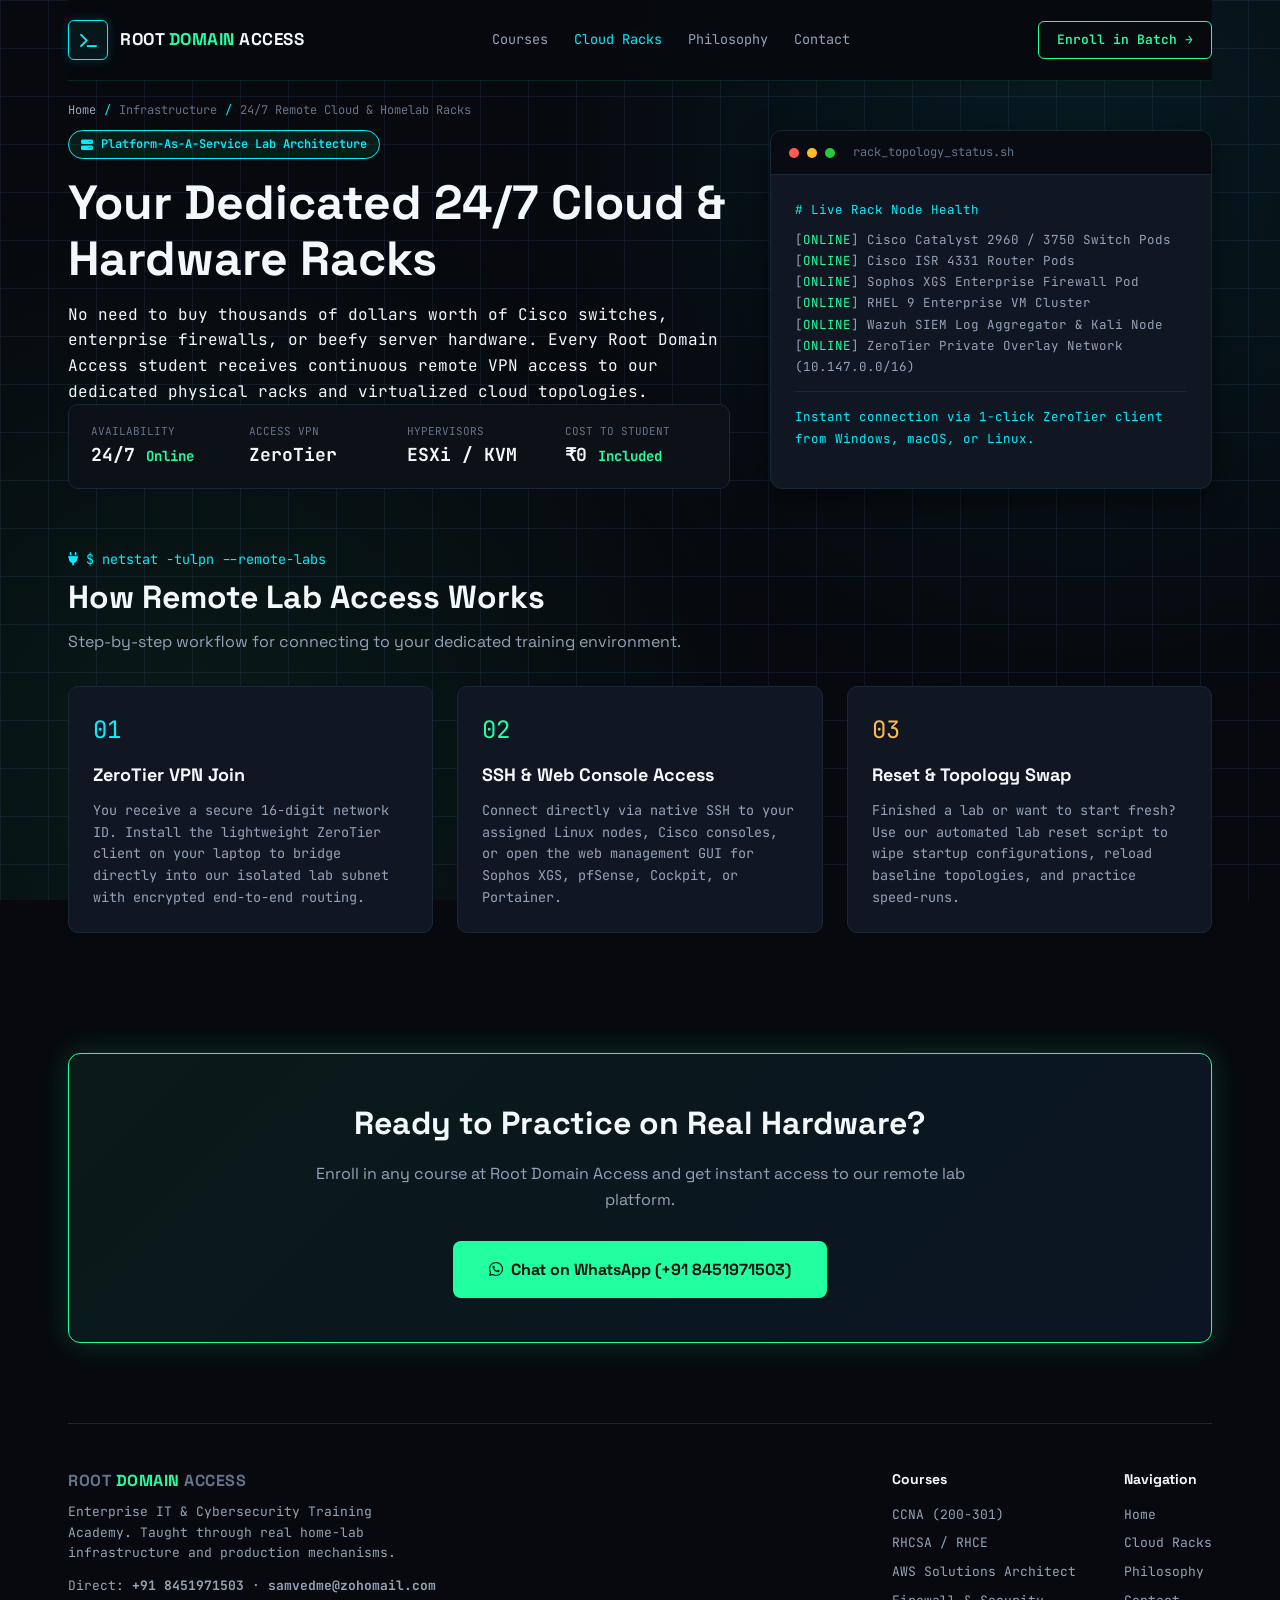
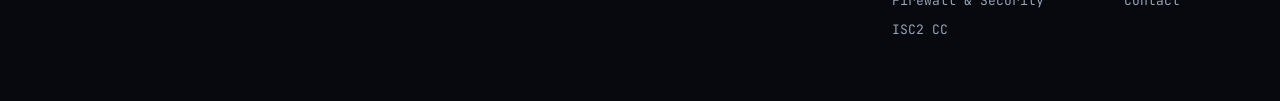
<file: labs.html>
<!DOCTYPE html>
<html lang="en">
<head>
<meta charset="UTF-8">
<meta name="viewport" content="width=device-width, initial-scale=1.0">
<title>24/7 Cloud & Homelab Racks | Root Domain Access</title>
<link rel="preconnect" href="https://fonts.googleapis.com">
<link rel="preconnect" href="https://fonts.gstatic.com" crossorigin>
<link href="https://fonts.googleapis.com/css2?family=JetBrains+Mono:ital,wght@0,400;0,500;0,600;0,700;1,400&family=Space+Grotesk:wght@400;500;600;700&display=swap" rel="stylesheet">
<link rel="stylesheet" href="https://cdnjs.cloudflare.com/ajax/libs/font-awesome/6.4.0/css/all.min.css">
<link rel="stylesheet" href="style.css">
</head>
<body>

<div class="wrap">

  <!-- Navbar -->
  <nav>
    <a href="index.html" class="brand">
      <div class="logo-box"><i class="fa-solid fa-terminal"></i></div>
      <div class="brand-text">ROOT <span>DOMAIN</span> ACCESS</div>
    </a>
    <div class="nav-links">
      <a href="index.html#courses">Courses</a>
      <a href="labs.html" class="active">Cloud Racks</a>
      <a href="about.html">Philosophy</a>
      <a href="contact.html">Contact</a>
    </div>
    <a href="contact.html" class="btn-enroll-nav">Enroll in Batch →</a>
  </nav>

  <!-- Breadcrumbs -->
  <div class="breadcrumb">
    <a href="index.html">Home</a> <span>/</span> Infrastructure <span>/</span> 24/7 Remote Cloud &amp; Homelab Racks
  </div>

  <!-- Hero Section -->
  <section class="hero">
    <div class="hero-grid" style="display:grid;grid-template-columns:1.8fr 1.2fr;gap:40px;">
      <div>
        <div class="badge-tag" style="border-color:var(--cyan);color:var(--cyan);">
          <i class="fa-solid fa-server"></i> Platform-As-A-Service Lab Architecture
        </div>
        <h1 style="font-size:clamp(32px, 4.5vw, 48px);line-height:1.15;margin:16px 0;">
          Your Dedicated 24/7 Cloud &amp; Hardware Racks
        </h1>
        <p class="hero-desc">
          No need to buy thousands of dollars worth of Cisco switches, enterprise firewalls, or beefy server hardware. Every Root Domain Access student receives continuous remote VPN access to our dedicated physical racks and virtualized cloud topologies.
        </p>

        <!-- Stats Bar -->
        <div class="stats-bar" style="display:grid;grid-template-columns:repeat(4, 1fr);gap:16px;background:var(--bg-surface);border:1px solid var(--card-border);border-radius:10px;padding:18px 22px;">
          <div class="stat-item">
            <div style="font-size:11px;color:var(--gray-dim);text-transform:uppercase;">Availability</div>
            <div style="font-size:18px;font-weight:700;color:var(--white);">24/7 <span style="color:var(--green);font-size:14px;">Online</span></div>
          </div>
          <div class="stat-item">
            <div style="font-size:11px;color:var(--gray-dim);text-transform:uppercase;">Access VPN</div>
            <div style="font-size:18px;font-weight:700;color:var(--white);">ZeroTier</div>
          </div>
          <div class="stat-item">
            <div style="font-size:11px;color:var(--gray-dim);text-transform:uppercase;">Hypervisors</div>
            <div style="font-size:18px;font-weight:700;color:var(--white);">ESXi / KVM</div>
          </div>
          <div class="stat-item">
            <div style="font-size:11px;color:var(--gray-dim);text-transform:uppercase;">Cost to Student</div>
            <div style="font-size:18px;font-weight:700;color:var(--white);">₹0 <span style="color:var(--green);font-size:14px;">Included</span></div>
          </div>
        </div>
      </div>

      <!-- Terminal Window -->
      <div class="terminal-window">
        <div class="titlebar">
          <div class="dot r"></div><div class="dot y"></div><div class="dot g"></div>
          <div class="titlebar-file">rack_topology_status.sh</div>
        </div>
        <div style="padding:24px;">
          <div style="font-size:12.5px;color:var(--gray);line-height:1.7;">
            <div style="color:var(--cyan);margin-bottom:8px;"># Live Rack Node Health</div>
            <div>[<span style="color:var(--green);">ONLINE</span>] Cisco Catalyst 2960 / 3750 Switch Pods</div>
            <div>[<span style="color:var(--green);">ONLINE</span>] Cisco ISR 4331 Router Pods</div>
            <div>[<span style="color:var(--green);">ONLINE</span>] Sophos XGS Enterprise Firewall Pod</div>
            <div>[<span style="color:var(--green);">ONLINE</span>] RHEL 9 Enterprise VM Cluster</div>
            <div>[<span style="color:var(--green);">ONLINE</span>] Wazuh SIEM Log Aggregator &amp; Kali Node</div>
            <div>[<span style="color:var(--green);">ONLINE</span>] ZeroTier Private Overlay Network (10.147.0.0/16)</div>
            <div style="margin-top:14px;padding-top:14px;border-top:1px solid var(--card-border);color:var(--cyan);">
              Instant connection via 1-click ZeroTier client from Windows, macOS, or Linux.
            </div>
          </div>
        </div>
      </div>
    </div>
  </section>

  <!-- How It Works -->
  <section class="section-pad">
    <div class="sec-kicker"><i class="fa-solid fa-plug"></i> $ netstat -tulpn --remote-labs</div>
    <h2 class="sec-title">How Remote Lab Access Works</h2>
    <p class="sec-subtitle">Step-by-step workflow for connecting to your dedicated training environment.</p>

    <div style="display:grid;grid-template-columns:repeat(3, 1fr);gap:24px;">
      <!-- Step 1 -->
      <div style="background:var(--bg-card);border:1px solid var(--card-border);border-radius:10px;padding:24px;">
        <div style="font-size:24px;color:var(--cyan);margin-bottom:12px;">01</div>
        <h3 style="font-size:18px;margin-bottom:10px;">ZeroTier VPN Join</h3>
        <p style="font-size:13.5px;color:var(--gray);line-height:1.6;">
          You receive a secure 16-digit network ID. Install the lightweight ZeroTier client on your laptop to bridge directly into our isolated lab subnet with encrypted end-to-end routing.
        </p>
      </div>

      <!-- Step 2 -->
      <div style="background:var(--bg-card);border:1px solid var(--card-border);border-radius:10px;padding:24px;">
        <div style="font-size:24px;color:var(--green);margin-bottom:12px;">02</div>
        <h3 style="font-size:18px;margin-bottom:10px;">SSH &amp; Web Console Access</h3>
        <p style="font-size:13.5px;color:var(--gray);line-height:1.6;">
          Connect directly via native SSH to your assigned Linux nodes, Cisco consoles, or open the web management GUI for Sophos XGS, pfSense, Cockpit, or Portainer.
        </p>
      </div>

      <!-- Step 3 -->
      <div style="background:var(--bg-card);border:1px solid var(--card-border);border-radius:10px;padding:24px;">
        <div style="font-size:24px;color:var(--amber);margin-bottom:12px;">03</div>
        <h3 style="font-size:18px;margin-bottom:10px;">Reset &amp; Topology Swap</h3>
        <p style="font-size:13.5px;color:var(--gray);line-height:1.6;">
          Finished a lab or want to start fresh? Use our automated lab reset script to wipe startup configurations, reload baseline topologies, and practice speed-runs.
        </p>
      </div>
    </div>
  </section>

  <!-- CTA Banner -->
  <div class="cta-banner">
    <h2>Ready to Practice on Real Hardware?</h2>
    <p>Enroll in any course at Root Domain Access and get instant access to our remote lab platform.</p>
    <a href="https://wa.me/918451971503?text=Hi%20Samved,%20I%20want%20to%20learn%20more%20about%20lab%20access." target="_blank" class="btn-primary" style="padding:16px 36px;font-size:16px;">
      <i class="fa-brands fa-whatsapp"></i> Chat on WhatsApp (+91 8451971503)
    </a>
  </div>

  <!-- Footer -->
  <footer>
    <div class="footer-inner">
      <div class="footer-left">
        <div class="brand-text" style="font-size:16px;">ROOT <span>DOMAIN</span> ACCESS</div>
        <p>Enterprise IT &amp; Cybersecurity Training Academy. Taught through real home-lab infrastructure and production mechanisms.</p>
        <div style="margin-top:12px;color:var(--gray);font-size:13px;">
          Direct: <b>+91 8451971503</b> · <b>samvedme@zohomail.com</b>
        </div>
      </div>

      <div class="footer-links">
        <div>
          <h5>Courses</h5>
          <a href="ccna.html">CCNA (200-301)</a>
          <a href="rhcsa-rhce.html">RHCSA / RHCE</a>
          <a href="aws-solutions-architect.html">AWS Solutions Architect</a>
          <a href="firewall-security.html">Firewall &amp; Security</a>
          <a href="isc2-cc.html">ISC2 CC</a>
        </div>
        <div>
          <h5>Navigation</h5>
          <a href="index.html">Home</a>
          <a href="labs.html">Cloud Racks</a>
          <a href="about.html">Philosophy</a>
          <a href="contact.html">Contact</a>
        </div>
      </div>
    </div>
  </footer>

</div>

<script src="main.js"></script>
</body>
</html>
</file>
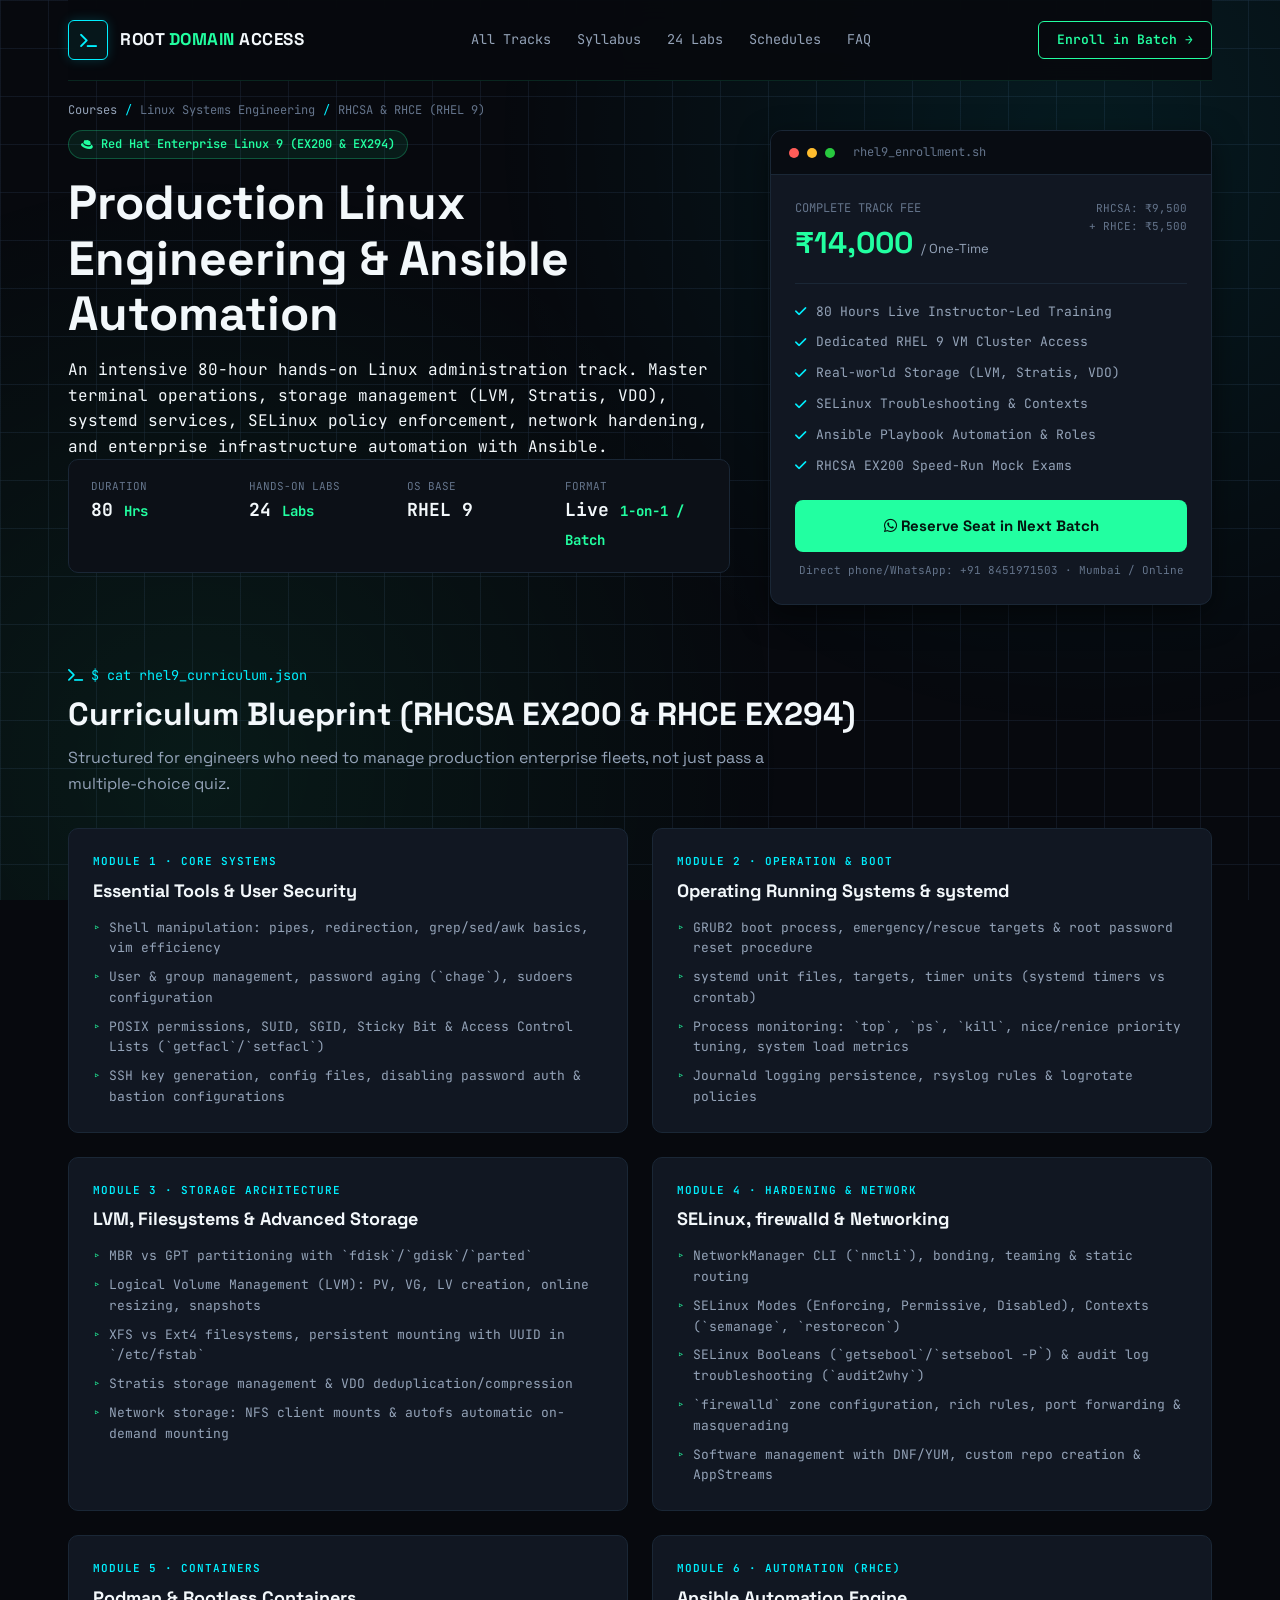
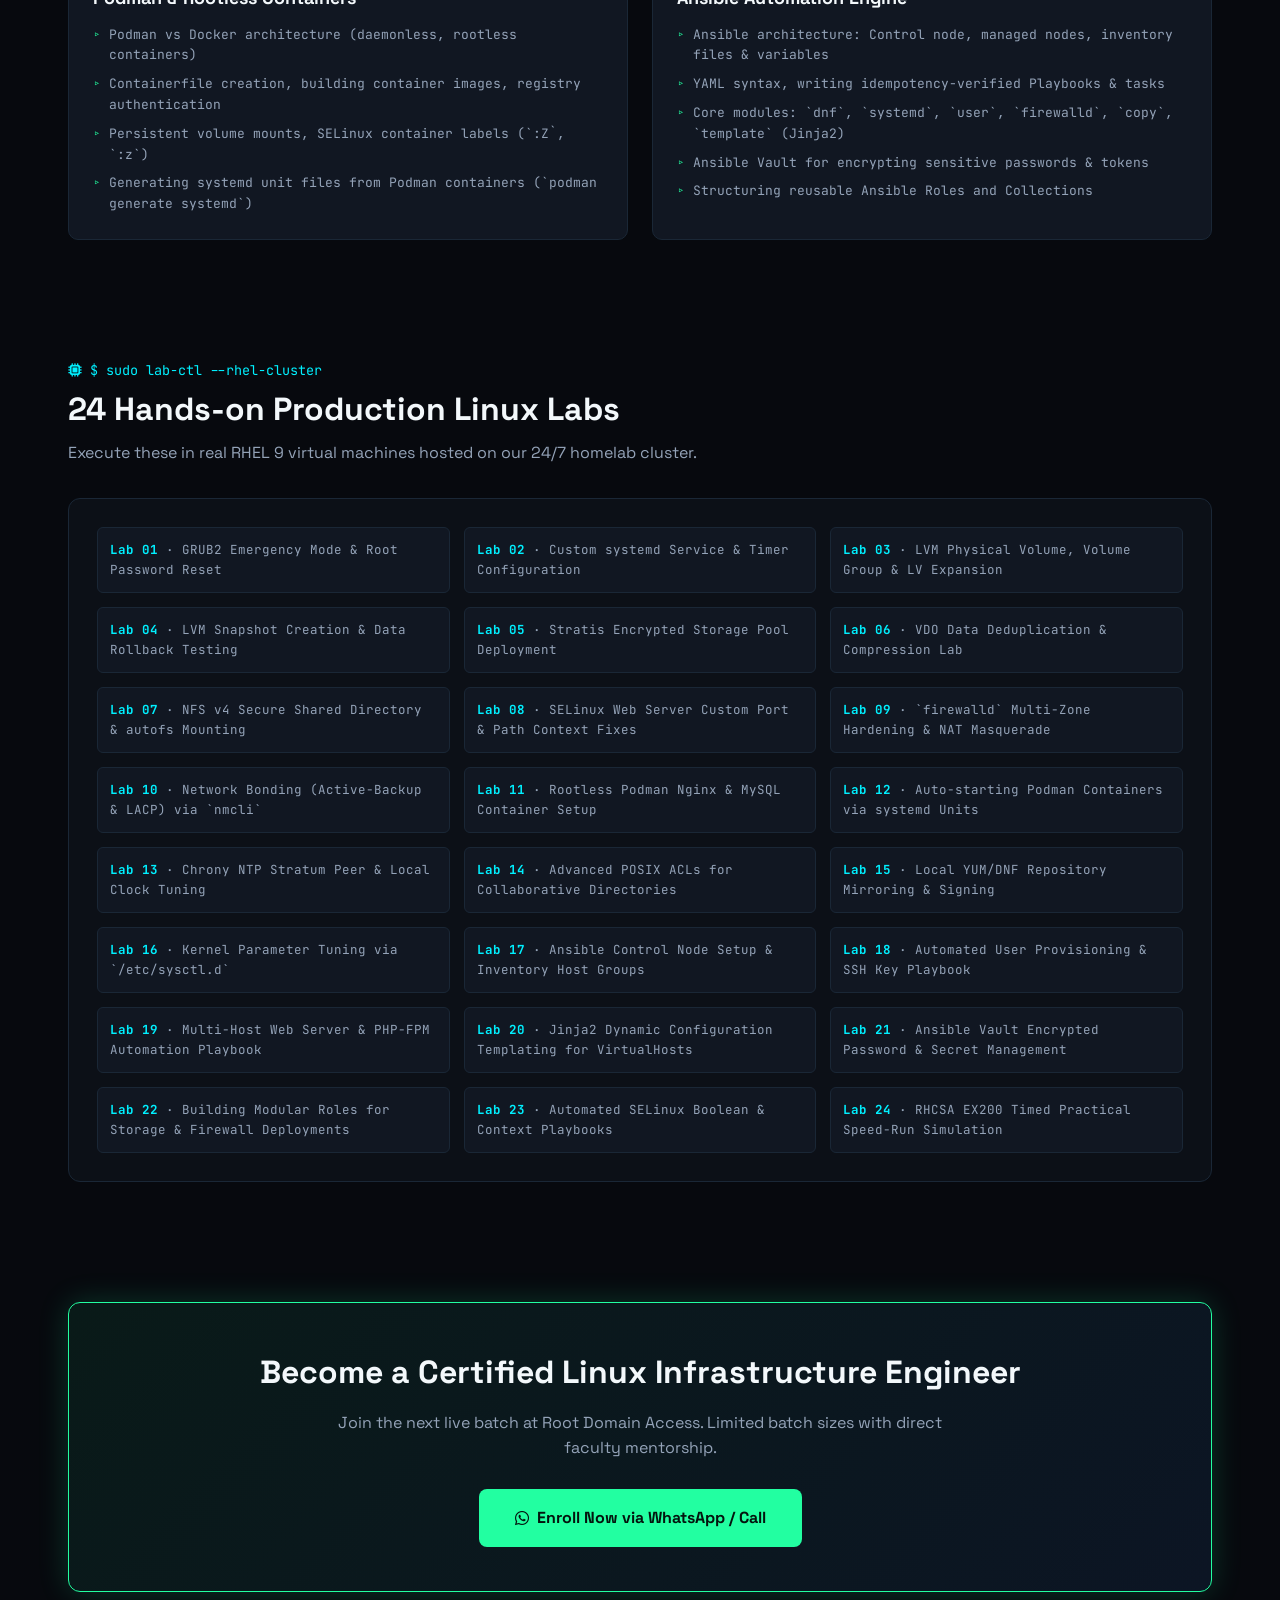
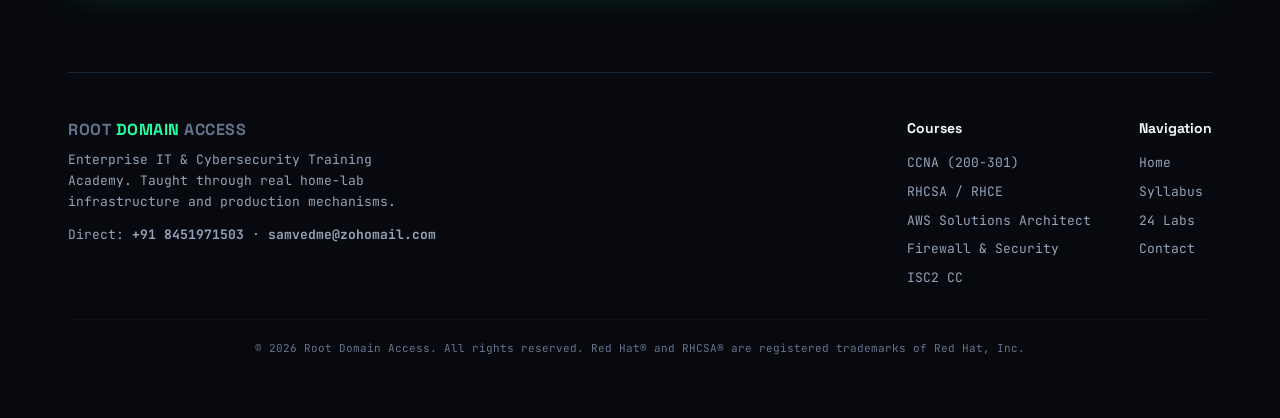
<file: rhcsa-rhce.html>
<!DOCTYPE html>
<html lang="en">
<head>
<meta charset="UTF-8">
<meta name="viewport" content="width=device-width, initial-scale=1.0">
<title>RHCSA & RHCE (RHEL 9) Blueprint | Root Domain Access</title>
<link rel="preconnect" href="https://fonts.googleapis.com">
<link rel="preconnect" href="https://fonts.gstatic.com" crossorigin>
<link href="https://fonts.googleapis.com/css2?family=JetBrains+Mono:ital,wght@0,400;0,500;0,600;0,700;1,400&family=Space+Grotesk:wght@400;500;600;700&display=swap" rel="stylesheet">
<link rel="stylesheet" href="https://cdnjs.cloudflare.com/ajax/libs/font-awesome/6.4.0/css/all.min.css">
<link rel="stylesheet" href="style.css">
</head>
<body>

<div class="wrap">

  <!-- Navbar -->
  <nav>
    <a href="index.html" class="brand">
      <div class="logo-box"><i class="fa-solid fa-terminal"></i></div>
      <div class="brand-text">ROOT <span>DOMAIN</span> ACCESS</div>
    </a>
    <div class="nav-links">
      <a href="index.html#courses">All Tracks</a>
      <a href="#curriculum">Syllabus</a>
      <a href="#labs">24 Labs</a>
      <a href="#schedules">Schedules</a>
      <a href="#faq">FAQ</a>
    </div>
    <a href="#enroll" class="btn-enroll-nav">Enroll in Batch →</a>
  </nav>

  <!-- Breadcrumbs -->
  <div class="breadcrumb">
    <a href="index.html">Courses</a> <span>/</span> Linux Systems Engineering <span>/</span> RHCSA &amp; RHCE (RHEL 9)
  </div>

  <!-- Hero Section -->
  <section class="hero">
    <div class="hero-grid" style="display:grid;grid-template-columns:1.8fr 1.2fr;gap:40px;">
      <div>
        <div class="badge-tag">
          <i class="fa-brands fa-redhat"></i> Red Hat Enterprise Linux 9 (EX200 &amp; EX294)
        </div>
        <h1 style="font-size:clamp(32px, 4.5vw, 48px);line-height:1.15;margin:16px 0;">
          Production Linux Engineering &amp; Ansible Automation
        </h1>
        <p class="hero-desc">
          An intensive 80-hour hands-on Linux administration track. Master terminal operations, storage management (LVM, Stratis, VDO), systemd services, SELinux policy enforcement, network hardening, and enterprise infrastructure automation with Ansible.
        </p>

        <!-- Stats Bar -->
        <div class="stats-bar" style="display:grid;grid-template-columns:repeat(4, 1fr);gap:16px;background:var(--bg-surface);border:1px solid var(--card-border);border-radius:10px;padding:18px 22px;">
          <div class="stat-item">
            <div style="font-size:11px;color:var(--gray-dim);text-transform:uppercase;">Duration</div>
            <div style="font-size:18px;font-weight:700;color:var(--white);">80 <span style="color:var(--green);font-size:14px;">Hrs</span></div>
          </div>
          <div class="stat-item">
            <div style="font-size:11px;color:var(--gray-dim);text-transform:uppercase;">Hands-on Labs</div>
            <div style="font-size:18px;font-weight:700;color:var(--white);">24 <span style="color:var(--green);font-size:14px;">Labs</span></div>
          </div>
          <div class="stat-item">
            <div style="font-size:11px;color:var(--gray-dim);text-transform:uppercase;">OS Base</div>
            <div style="font-size:18px;font-weight:700;color:var(--white);">RHEL 9</div>
          </div>
          <div class="stat-item">
            <div style="font-size:11px;color:var(--gray-dim);text-transform:uppercase;">Format</div>
            <div style="font-size:18px;font-weight:700;color:var(--white);">Live <span style="color:var(--green);font-size:14px;">1-on-1 / Batch</span></div>
          </div>
        </div>
      </div>

      <!-- Hero Enrollment Card -->
      <div class="terminal-window" id="enroll">
        <div class="titlebar">
          <div class="dot r"></div><div class="dot y"></div><div class="dot g"></div>
          <div class="titlebar-file">rhel9_enrollment.sh</div>
        </div>
        <div style="padding:24px;">
          <div style="display:flex;justify-content:space-between;align-items:baseline;padding-bottom:16px;border-bottom:1px solid var(--card-border);margin-bottom:18px;">
            <div>
              <div style="font-size:12px;color:var(--gray-dim);text-transform:uppercase;">Complete Track Fee</div>
              <div style="font-size:30px;font-weight:700;color:var(--green);font-family:'Space Grotesk',sans-serif;">₹14,000 <span style="font-size:13px;color:var(--gray);font-weight:400;">/ One-Time</span></div>
            </div>
            <div style="font-size:11px;color:var(--gray-dim);text-align:right;">
              <div>RHCSA: ₹9,500</div>
              <div>+ RHCE: ₹5,500</div>
            </div>
          </div>

          <ul style="list-style:none;display:flex;flex-direction:column;gap:10px;margin-bottom:24px;">
            <li style="font-size:13px;color:var(--gray);display:flex;align-items:center;gap:10px;"><i class="fa-solid fa-check" style="color:var(--cyan);"></i> 80 Hours Live Instructor-Led Training</li>
            <li style="font-size:13px;color:var(--gray);display:flex;align-items:center;gap:10px;"><i class="fa-solid fa-check" style="color:var(--cyan);"></i> Dedicated RHEL 9 VM Cluster Access</li>
            <li style="font-size:13px;color:var(--gray);display:flex;align-items:center;gap:10px;"><i class="fa-solid fa-check" style="color:var(--cyan);"></i> Real-world Storage (LVM, Stratis, VDO)</li>
            <li style="font-size:13px;color:var(--gray);display:flex;align-items:center;gap:10px;"><i class="fa-solid fa-check" style="color:var(--cyan);"></i> SELinux Troubleshooting &amp; Contexts</li>
            <li style="font-size:13px;color:var(--gray);display:flex;align-items:center;gap:10px;"><i class="fa-solid fa-check" style="color:var(--cyan);"></i> Ansible Playbook Automation &amp; Roles</li>
            <li style="font-size:13px;color:var(--gray);display:flex;align-items:center;gap:10px;"><i class="fa-solid fa-check" style="color:var(--cyan);"></i> RHCSA EX200 Speed-Run Mock Exams</li>
          </ul>

          <a href="https://wa.me/918451971503?text=Hi%20Samved,%20I%20want%20to%20enroll%20in%20RHCSA/RHCE%20at%20Root%20Domain%20Access." target="_blank" class="btn-primary" style="display:block;width:100%;text-align:center;padding:14px;">
            <i class="fa-brands fa-whatsapp"></i> Reserve Seat in Next Batch
          </a>
          <div style="text-align:center;font-size:11px;color:var(--gray-dim);margin-top:10px;">
            Direct phone/WhatsApp: +91 8451971503 · Mumbai / Online
          </div>
        </div>
      </div>
    </div>
  </section>

  <!-- Complete Syllabus -->
  <section class="section-pad" id="curriculum">
    <div class="sec-kicker"><i class="fa-solid fa-terminal"></i> $ cat rhel9_curriculum.json</div>
    <h2 class="sec-title">Curriculum Blueprint (RHCSA EX200 &amp; RHCE EX294)</h2>
    <p class="sec-subtitle">Structured for engineers who need to manage production enterprise fleets, not just pass a multiple-choice quiz.</p>

    <div style="display:grid;grid-template-columns:repeat(2, 1fr);gap:24px;">
      <!-- Module 1 -->
      <div style="background:var(--bg-card);border:1px solid var(--card-border);border-radius:10px;padding:24px;">
        <div style="font-size:11px;color:var(--cyan);font-weight:600;letter-spacing:1px;text-transform:uppercase;">Module 1 · Core Systems</div>
        <h3 style="font-size:18px;margin:6px 0 12px;">Essential Tools &amp; User Security</h3>
        <ul style="list-style:none;display:flex;flex-direction:column;gap:8px;font-size:13px;color:var(--gray);">
          <li style="display:flex;gap:8px;"><span style="color:var(--green);">▹</span> Shell manipulation: pipes, redirection, grep/sed/awk basics, vim efficiency</li>
          <li style="display:flex;gap:8px;"><span style="color:var(--green);">▹</span> User &amp; group management, password aging (`chage`), sudoers configuration</li>
          <li style="display:flex;gap:8px;"><span style="color:var(--green);">▹</span> POSIX permissions, SUID, SGID, Sticky Bit &amp; Access Control Lists (`getfacl`/`setfacl`)</li>
          <li style="display:flex;gap:8px;"><span style="color:var(--green);">▹</span> SSH key generation, config files, disabling password auth &amp; bastion configurations</li>
        </ul>
      </div>

      <!-- Module 2 -->
      <div style="background:var(--bg-card);border:1px solid var(--card-border);border-radius:10px;padding:24px;">
        <div style="font-size:11px;color:var(--cyan);font-weight:600;letter-spacing:1px;text-transform:uppercase;">Module 2 · Operation &amp; Boot</div>
        <h3 style="font-size:18px;margin:6px 0 12px;">Operating Running Systems &amp; systemd</h3>
        <ul style="list-style:none;display:flex;flex-direction:column;gap:8px;font-size:13px;color:var(--gray);">
          <li style="display:flex;gap:8px;"><span style="color:var(--green);">▹</span> GRUB2 boot process, emergency/rescue targets &amp; root password reset procedure</li>
          <li style="display:flex;gap:8px;"><span style="color:var(--green);">▹</span> systemd unit files, targets, timer units (systemd timers vs crontab)</li>
          <li style="display:flex;gap:8px;"><span style="color:var(--green);">▹</span> Process monitoring: `top`, `ps`, `kill`, nice/renice priority tuning, system load metrics</li>
          <li style="display:flex;gap:8px;"><span style="color:var(--green);">▹</span> Journald logging persistence, rsyslog rules &amp; logrotate policies</li>
        </ul>
      </div>

      <!-- Module 3 -->
      <div style="background:var(--bg-card);border:1px solid var(--card-border);border-radius:10px;padding:24px;">
        <div style="font-size:11px;color:var(--cyan);font-weight:600;letter-spacing:1px;text-transform:uppercase;">Module 3 · Storage Architecture</div>
        <h3 style="font-size:18px;margin:6px 0 12px;">LVM, Filesystems &amp; Advanced Storage</h3>
        <ul style="list-style:none;display:flex;flex-direction:column;gap:8px;font-size:13px;color:var(--gray);">
          <li style="display:flex;gap:8px;"><span style="color:var(--green);">▹</span> MBR vs GPT partitioning with `fdisk`/`gdisk`/`parted`</li>
          <li style="display:flex;gap:8px;"><span style="color:var(--green);">▹</span> Logical Volume Management (LVM): PV, VG, LV creation, online resizing, snapshots</li>
          <li style="display:flex;gap:8px;"><span style="color:var(--green);">▹</span> XFS vs Ext4 filesystems, persistent mounting with UUID in `/etc/fstab`</li>
          <li style="display:flex;gap:8px;"><span style="color:var(--green);">▹</span> Stratis storage management &amp; VDO deduplication/compression</li>
          <li style="display:flex;gap:8px;"><span style="color:var(--green);">▹</span> Network storage: NFS client mounts &amp; autofs automatic on-demand mounting</li>
        </ul>
      </div>

      <!-- Module 4 -->
      <div style="background:var(--bg-card);border:1px solid var(--card-border);border-radius:10px;padding:24px;">
        <div style="font-size:11px;color:var(--cyan);font-weight:600;letter-spacing:1px;text-transform:uppercase;">Module 4 · Hardening &amp; Network</div>
        <h3 style="font-size:18px;margin:6px 0 12px;">SELinux, firewalld &amp; Networking</h3>
        <ul style="list-style:none;display:flex;flex-direction:column;gap:8px;font-size:13px;color:var(--gray);">
          <li style="display:flex;gap:8px;"><span style="color:var(--green);">▹</span> NetworkManager CLI (`nmcli`), bonding, teaming &amp; static routing</li>
          <li style="display:flex;gap:8px;"><span style="color:var(--green);">▹</span> SELinux Modes (Enforcing, Permissive, Disabled), Contexts (`semanage`, `restorecon`)</li>
          <li style="display:flex;gap:8px;"><span style="color:var(--green);">▹</span> SELinux Booleans (`getsebool`/`setsebool -P`) &amp; audit log troubleshooting (`audit2why`)</li>
          <li style="display:flex;gap:8px;"><span style="color:var(--green);">▹</span> `firewalld` zone configuration, rich rules, port forwarding &amp; masquerading</li>
          <li style="display:flex;gap:8px;"><span style="color:var(--green);">▹</span> Software management with DNF/YUM, custom repo creation &amp; AppStreams</li>
        </ul>
      </div>

      <!-- Module 5 -->
      <div style="background:var(--bg-card);border:1px solid var(--card-border);border-radius:10px;padding:24px;">
        <div style="font-size:11px;color:var(--cyan);font-weight:600;letter-spacing:1px;text-transform:uppercase;">Module 5 · Containers</div>
        <h3 style="font-size:18px;margin:6px 0 12px;">Podman &amp; Rootless Containers</h3>
        <ul style="list-style:none;display:flex;flex-direction:column;gap:8px;font-size:13px;color:var(--gray);">
          <li style="display:flex;gap:8px;"><span style="color:var(--green);">▹</span> Podman vs Docker architecture (daemonless, rootless containers)</li>
          <li style="display:flex;gap:8px;"><span style="color:var(--green);">▹</span> Containerfile creation, building container images, registry authentication</li>
          <li style="display:flex;gap:8px;"><span style="color:var(--green);">▹</span> Persistent volume mounts, SELinux container labels (`:Z`, `:z`)</li>
          <li style="display:flex;gap:8px;"><span style="color:var(--green);">▹</span> Generating systemd unit files from Podman containers (`podman generate systemd`)</li>
        </ul>
      </div>

      <!-- Module 6 -->
      <div style="background:var(--bg-card);border:1px solid var(--card-border);border-radius:10px;padding:24px;">
        <div style="font-size:11px;color:var(--cyan);font-weight:600;letter-spacing:1px;text-transform:uppercase;">Module 6 · Automation (RHCE)</div>
        <h3 style="font-size:18px;margin:6px 0 12px;">Ansible Automation Engine</h3>
        <ul style="list-style:none;display:flex;flex-direction:column;gap:8px;font-size:13px;color:var(--gray);">
          <li style="display:flex;gap:8px;"><span style="color:var(--green);">▹</span> Ansible architecture: Control node, managed nodes, inventory files &amp; variables</li>
          <li style="display:flex;gap:8px;"><span style="color:var(--green);">▹</span> YAML syntax, writing idempotency-verified Playbooks &amp; tasks</li>
          <li style="display:flex;gap:8px;"><span style="color:var(--green);">▹</span> Core modules: `dnf`, `systemd`, `user`, `firewalld`, `copy`, `template` (Jinja2)</li>
          <li style="display:flex;gap:8px;"><span style="color:var(--green);">▹</span> Ansible Vault for encrypting sensitive passwords &amp; tokens</li>
          <li style="display:flex;gap:8px;"><span style="color:var(--green);">▹</span> Structuring reusable Ansible Roles and Collections</li>
        </ul>
      </div>
    </div>
  </section>

  <!-- 24 Hands-on Labs -->
  <section class="section-pad" id="labs">
    <div class="sec-kicker"><i class="fa-solid fa-microchip"></i> $ sudo lab-ctl --rhel-cluster</div>
    <h2 class="sec-title">24 Hands-on Production Linux Labs</h2>
    <p class="sec-subtitle">Execute these in real RHEL 9 virtual machines hosted on our 24/7 homelab cluster.</p>

    <div style="background:var(--bg-surface);border:1px solid var(--card-border);border-radius:12px;padding:28px;">
      <div style="display:grid;grid-template-columns:repeat(3, 1fr);gap:14px;">
        <div class="lab-badge" style="background:var(--bg-card);border:1px solid var(--card-border);border-radius:6px;padding:12px;font-size:12.5px;color:var(--gray);"><b style="color:var(--cyan);">Lab 01</b> · GRUB2 Emergency Mode &amp; Root Password Reset</div>
        <div class="lab-badge" style="background:var(--bg-card);border:1px solid var(--card-border);border-radius:6px;padding:12px;font-size:12.5px;color:var(--gray);"><b style="color:var(--cyan);">Lab 02</b> · Custom systemd Service &amp; Timer Configuration</div>
        <div class="lab-badge" style="background:var(--bg-card);border:1px solid var(--card-border);border-radius:6px;padding:12px;font-size:12.5px;color:var(--gray);"><b style="color:var(--cyan);">Lab 03</b> · LVM Physical Volume, Volume Group &amp; LV Expansion</div>
        <div class="lab-badge" style="background:var(--bg-card);border:1px solid var(--card-border);border-radius:6px;padding:12px;font-size:12.5px;color:var(--gray);"><b style="color:var(--cyan);">Lab 04</b> · LVM Snapshot Creation &amp; Data Rollback Testing</div>
        <div class="lab-badge" style="background:var(--bg-card);border:1px solid var(--card-border);border-radius:6px;padding:12px;font-size:12.5px;color:var(--gray);"><b style="color:var(--cyan);">Lab 05</b> · Stratis Encrypted Storage Pool Deployment</div>
        <div class="lab-badge" style="background:var(--bg-card);border:1px solid var(--card-border);border-radius:6px;padding:12px;font-size:12.5px;color:var(--gray);"><b style="color:var(--cyan);">Lab 06</b> · VDO Data Deduplication &amp; Compression Lab</div>
        <div class="lab-badge" style="background:var(--bg-card);border:1px solid var(--card-border);border-radius:6px;padding:12px;font-size:12.5px;color:var(--gray);"><b style="color:var(--cyan);">Lab 07</b> · NFS v4 Secure Shared Directory &amp; autofs Mounting</div>
        <div class="lab-badge" style="background:var(--bg-card);border:1px solid var(--card-border);border-radius:6px;padding:12px;font-size:12.5px;color:var(--gray);"><b style="color:var(--cyan);">Lab 08</b> · SELinux Web Server Custom Port &amp; Path Context Fixes</div>
        <div class="lab-badge" style="background:var(--bg-card);border:1px solid var(--card-border);border-radius:6px;padding:12px;font-size:12.5px;color:var(--gray);"><b style="color:var(--cyan);">Lab 09</b> · `firewalld` Multi-Zone Hardening &amp; NAT Masquerade</div>
        <div class="lab-badge" style="background:var(--bg-card);border:1px solid var(--card-border);border-radius:6px;padding:12px;font-size:12.5px;color:var(--gray);"><b style="color:var(--cyan);">Lab 10</b> · Network Bonding (Active-Backup &amp; LACP) via `nmcli`</div>
        <div class="lab-badge" style="background:var(--bg-card);border:1px solid var(--card-border);border-radius:6px;padding:12px;font-size:12.5px;color:var(--gray);"><b style="color:var(--cyan);">Lab 11</b> · Rootless Podman Nginx &amp; MySQL Container Setup</div>
        <div class="lab-badge" style="background:var(--bg-card);border:1px solid var(--card-border);border-radius:6px;padding:12px;font-size:12.5px;color:var(--gray);"><b style="color:var(--cyan);">Lab 12</b> · Auto-starting Podman Containers via systemd Units</div>
        <div class="lab-badge" style="background:var(--bg-card);border:1px solid var(--card-border);border-radius:6px;padding:12px;font-size:12.5px;color:var(--gray);"><b style="color:var(--cyan);">Lab 13</b> · Chrony NTP Stratum Peer &amp; Local Clock Tuning</div>
        <div class="lab-badge" style="background:var(--bg-card);border:1px solid var(--card-border);border-radius:6px;padding:12px;font-size:12.5px;color:var(--gray);"><b style="color:var(--cyan);">Lab 14</b> · Advanced POSIX ACLs for Collaborative Directories</div>
        <div class="lab-badge" style="background:var(--bg-card);border:1px solid var(--card-border);border-radius:6px;padding:12px;font-size:12.5px;color:var(--gray);"><b style="color:var(--cyan);">Lab 15</b> · Local YUM/DNF Repository Mirroring &amp; Signing</div>
        <div class="lab-badge" style="background:var(--bg-card);border:1px solid var(--card-border);border-radius:6px;padding:12px;font-size:12.5px;color:var(--gray);"><b style="color:var(--cyan);">Lab 16</b> · Kernel Parameter Tuning via `/etc/sysctl.d`</div>
        <div class="lab-badge" style="background:var(--bg-card);border:1px solid var(--card-border);border-radius:6px;padding:12px;font-size:12.5px;color:var(--gray);"><b style="color:var(--cyan);">Lab 17</b> · Ansible Control Node Setup &amp; Inventory Host Groups</div>
        <div class="lab-badge" style="background:var(--bg-card);border:1px solid var(--card-border);border-radius:6px;padding:12px;font-size:12.5px;color:var(--gray);"><b style="color:var(--cyan);">Lab 18</b> · Automated User Provisioning &amp; SSH Key Playbook</div>
        <div class="lab-badge" style="background:var(--bg-card);border:1px solid var(--card-border);border-radius:6px;padding:12px;font-size:12.5px;color:var(--gray);"><b style="color:var(--cyan);">Lab 19</b> · Multi-Host Web Server &amp; PHP-FPM Automation Playbook</div>
        <div class="lab-badge" style="background:var(--bg-card);border:1px solid var(--card-border);border-radius:6px;padding:12px;font-size:12.5px;color:var(--gray);"><b style="color:var(--cyan);">Lab 20</b> · Jinja2 Dynamic Configuration Templating for VirtualHosts</div>
        <div class="lab-badge" style="background:var(--bg-card);border:1px solid var(--card-border);border-radius:6px;padding:12px;font-size:12.5px;color:var(--gray);"><b style="color:var(--cyan);">Lab 21</b> · Ansible Vault Encrypted Password &amp; Secret Management</div>
        <div class="lab-badge" style="background:var(--bg-card);border:1px solid var(--card-border);border-radius:6px;padding:12px;font-size:12.5px;color:var(--gray);"><b style="color:var(--cyan);">Lab 22</b> · Building Modular Roles for Storage &amp; Firewall Deployments</div>
        <div class="lab-badge" style="background:var(--bg-card);border:1px solid var(--card-border);border-radius:6px;padding:12px;font-size:12.5px;color:var(--gray);"><b style="color:var(--cyan);">Lab 23</b> · Automated SELinux Boolean &amp; Context Playbooks</div>
        <div class="lab-badge" style="background:var(--bg-card);border:1px solid var(--card-border);border-radius:6px;padding:12px;font-size:12.5px;color:var(--gray);"><b style="color:var(--cyan);">Lab 24</b> · RHCSA EX200 Timed Practical Speed-Run Simulation</div>
      </div>
    </div>
  </section>

  <!-- CTA Banner -->
  <div class="cta-banner">
    <h2>Become a Certified Linux Infrastructure Engineer</h2>
    <p>Join the next live batch at Root Domain Access. Limited batch sizes with direct faculty mentorship.</p>
    <a href="https://wa.me/918451971503?text=Hi%20Samved,%20I%20am%20ready%20to%20enroll%20in%20RHCSA/RHCE." target="_blank" class="btn-primary" style="padding:16px 36px;font-size:16px;">
      <i class="fa-brands fa-whatsapp"></i> Enroll Now via WhatsApp / Call
    </a>
  </div>

  <!-- Footer -->
  <footer>
    <div class="footer-inner">
      <div class="footer-left">
        <div class="brand-text" style="font-size:16px;">ROOT <span>DOMAIN</span> ACCESS</div>
        <p>Enterprise IT &amp; Cybersecurity Training Academy. Taught through real home-lab infrastructure and production mechanisms.</p>
        <div style="margin-top:12px;color:var(--gray);font-size:13px;">
          Direct: <b>+91 8451971503</b> · <b>samvedme@zohomail.com</b>
        </div>
      </div>

      <div class="footer-links">
        <div>
          <h5>Courses</h5>
          <a href="ccna.html">CCNA (200-301)</a>
          <a href="rhcsa-rhce.html">RHCSA / RHCE</a>
          <a href="aws-solutions-architect.html">AWS Solutions Architect</a>
          <a href="firewall-security.html">Firewall &amp; Security</a>
          <a href="isc2-cc.html">ISC2 CC</a>
        </div>
        <div>
          <h5>Navigation</h5>
          <a href="index.html">Home</a>
          <a href="#curriculum">Syllabus</a>
          <a href="#labs">24 Labs</a>
          <a href="contact.html">Contact</a>
        </div>
      </div>
    </div>
    <div style="margin-top:30px;text-align:center;font-size:11px;color:var(--gray-dim);border-top:1px solid rgba(255,255,255,0.03);padding-top:20px;">
      © 2026 Root Domain Access. All rights reserved. Red Hat® and RHCSA® are registered trademarks of Red Hat, Inc.
    </div>
  </footer>

</div>

<script src="main.js"></script>
</body>
</html>
</file>
<file: style.css>
/* ==========================================================================
   Root Domain Access — Dark Terminal Cyber Theme
   Colors: JetBrains Mono / Space Grotesk, #07090e base, #22ffa1 green, #00f0ff cyan
   ========================================================================== */

:root {
  --bg: #07090e;
  --bg-surface: #0c1017;
  --bg-card: #111722;
  --bg-card-hover: #161e2c;
  --card-border: #1a2736;
  --card-border-hover: #22ffa1;
  --green: #22ffa1;
  --green-glow: rgba(34, 255, 161, 0.18);
  --cyan: #00f0ff;
  --cyan-glow: rgba(0, 240, 255, 0.18);
  --amber: #ffb84d;
  --amber-glow: rgba(255, 184, 77, 0.18);
  --red: #ff5252;
  --white: #f3f8fb;
  --gray: #94a3b8;
  --gray-dim: #64748b;
  --grid: rgba(30, 41, 59, 0.45);
}

* {
  box-sizing: border-box;
  margin: 0;
  padding: 0;
}

html {
  scroll-behavior: smooth;
  -webkit-text-size-adjust: 100%;
}

body {
  background: var(--bg);
  color: var(--white);
  font-family: 'JetBrains Mono', monospace;
  line-height: 1.6;
  background-image:
    linear-gradient(var(--grid) 1px, transparent 1px),
    linear-gradient(90deg, var(--grid) 1px, transparent 1px);
  background-size: 48px 48px;
  background-attachment: fixed;
  position: relative;
  overflow-x: hidden;
  width: 100%;
}

body::before {
  content: "";
  position: fixed;
  inset: 0;
  background:
    radial-gradient(circle at 85% 15%, rgba(0, 240, 255, 0.08), transparent 45%),
    radial-gradient(circle at 15% 85%, rgba(34, 255, 161, 0.07), transparent 45%);
  pointer-events: none;
  z-index: 0;
}

.wrap {
  max-width: 1200px;
  margin: 0 auto;
  padding: 0 28px;
  position: relative;
  z-index: 1;
  width: 100%;
}

h1, h2, h3, h4, h5, h6 {
  font-family: 'Space Grotesk', sans-serif;
  color: var(--white);
  word-break: break-word;
}

/* ==========================================================================
   Navigation
   ========================================================================== */
nav {
  display: flex;
  align-items: center;
  justify-content: space-between;
  padding: 20px 0;
  border-bottom: 1px solid rgba(34, 255, 161, 0.12);
  backdrop-filter: blur(12px);
  -webkit-backdrop-filter: blur(12px);
  position: sticky;
  top: 0;
  z-index: 100;
  background: rgba(7, 9, 14, 0.92);
}

.brand {
  display: flex;
  align-items: center;
  gap: 12px;
  text-decoration: none;
  color: inherit;
  flex-shrink: 0;
}

.logo-box {
  width: 40px;
  height: 40px;
  border: 1.5px solid var(--cyan);
  border-radius: 6px;
  display: flex;
  align-items: center;
  justify-content: center;
  font-size: 15px;
  color: var(--cyan);
  background: rgba(0, 240, 255, 0.06);
  box-shadow: 0 0 12px var(--cyan-glow);
}

.brand-text {
  font-family: 'Space Grotesk', sans-serif;
  font-weight: 700;
  font-size: 17px;
  letter-spacing: 0.5px;
}

.brand-text span {
  color: var(--green);
}

.nav-links {
  display: flex;
  gap: 26px;
  font-size: 13.5px;
}

.nav-links a {
  color: var(--gray);
  text-decoration: none;
  transition: color 0.2s;
  display: flex;
  align-items: center;
  gap: 6px;
}

.nav-links a:hover,
.nav-links a.active {
  color: var(--cyan);
}

.btn-enroll-nav {
  background: transparent;
  color: var(--green);
  border: 1px solid var(--green);
  padding: 8px 18px;
  border-radius: 6px;
  font-size: 13px;
  font-weight: 600;
  text-decoration: none;
  transition: all 0.2s;
  display: inline-flex;
  align-items: center;
  gap: 6px;
  white-space: nowrap;
}

.btn-enroll-nav:hover {
  background: var(--green);
  color: #05100b;
  box-shadow: 0 0 15px var(--green-glow);
}

.mobile-menu-btn {
  display: none;
  background: transparent;
  border: 1px solid var(--card-border);
  color: var(--cyan);
  padding: 8px 12px;
  border-radius: 6px;
  font-size: 16px;
  cursor: pointer;
  outline: none;
  align-items: center;
  justify-content: center;
}

.mobile-menu-btn:hover {
  border-color: var(--cyan);
  background: rgba(0, 240, 255, 0.08);
}

/* ==========================================================================
   Terminal Window Chrome & Titlebars
   ========================================================================== */
.terminal-window {
  background: var(--bg-card);
  border: 1px solid var(--card-border);
  border-radius: 12px;
  overflow: hidden;
  box-shadow: 0 10px 30px rgba(0, 0, 0, 0.5);
  transition: border-color 0.2s, transform 0.2s;
  width: 100%;
}

.terminal-window:hover {
  border-color: rgba(34, 255, 161, 0.35);
}

.titlebar {
  background: #080c12;
  padding: 12px 18px;
  display: flex;
  align-items: center;
  gap: 8px;
  border-bottom: 1px solid var(--card-border);
  flex-wrap: wrap;
}

.dot {
  width: 10px;
  height: 10px;
  border-radius: 50%;
  flex-shrink: 0;
}
.dot.r { background: #ff5c58; }
.dot.y { background: #ffbd2e; }
.dot.g { background: #28c93f; }

.titlebar-file {
  margin-left: 10px;
  font-size: 12px;
  color: var(--gray-dim);
  overflow: hidden;
  text-overflow: ellipsis;
  white-space: nowrap;
}

.titlebar-status {
  margin-left: auto;
  font-size: 11px;
  color: var(--green);
  display: flex;
  align-items: center;
  gap: 6px;
  white-space: nowrap;
}

/* ==========================================================================
   Buttons & Tags
   ========================================================================== */
.btn-primary {
  background: var(--green);
  color: #04150e;
  font-family: 'Space Grotesk', sans-serif;
  font-weight: 700;
  font-size: 15px;
  padding: 13px 26px;
  border-radius: 8px;
  text-decoration: none;
  display: inline-flex;
  align-items: center;
  justify-content: center;
  gap: 8px;
  transition: all 0.2s;
  border: none;
  cursor: pointer;
  text-align: center;
}

.btn-primary:hover {
  box-shadow: 0 0 20px var(--green-glow);
  transform: translateY(-1px);
}

.btn-secondary {
  background: transparent;
  color: var(--cyan);
  border: 1px solid var(--cyan);
  font-family: 'Space Grotesk', sans-serif;
  font-weight: 600;
  font-size: 14px;
  padding: 12px 24px;
  border-radius: 8px;
  text-decoration: none;
  display: inline-flex;
  align-items: center;
  justify-content: center;
  gap: 8px;
  transition: all 0.2s;
  text-align: center;
}

.btn-secondary:hover {
  background: rgba(0, 240, 255, 0.08);
  box-shadow: 0 0 15px var(--cyan-glow);
}

.btn-ghost {
  color: var(--cyan);
  font-size: 13.5px;
  text-decoration: none;
  border-bottom: 1px solid rgba(0, 240, 255, 0.4);
  padding-bottom: 2px;
  transition: all 0.2s;
  display: inline-flex;
  align-items: center;
  justify-content: center;
  gap: 6px;
}

.btn-ghost:hover {
  color: var(--white);
  border-color: var(--white);
}

.badge-tag {
  display: inline-flex;
  align-items: center;
  gap: 8px;
  padding: 4px 12px;
  border-radius: 20px;
  background: rgba(34, 255, 161, 0.08);
  border: 1px solid rgba(34, 255, 161, 0.25);
  color: var(--green);
  font-size: 12px;
  font-weight: 600;
}

.badge-cyan {
  background: rgba(0, 240, 255, 0.08);
  border: 1px solid rgba(0, 240, 255, 0.25);
  color: var(--cyan);
}

/* ==========================================================================
   Section Layouts
   ========================================================================== */
.section-pad {
  padding: 60px 0;
}

.sec-kicker {
  color: var(--cyan);
  font-size: 13.5px;
  margin-bottom: 8px;
  display: flex;
  align-items: center;
  gap: 8px;
  flex-wrap: wrap;
}

.sec-title {
  font-size: clamp(24px, 4vw, 32px);
  font-weight: 700;
  margin-bottom: 12px;
  line-height: 1.2;
}

.sec-subtitle {
  color: var(--gray);
  font-family: 'Space Grotesk', sans-serif;
  font-size: 16px;
  max-width: 720px;
  margin-bottom: 32px;
  line-height: 1.6;
}

/* Breadcrumbs */
.breadcrumb {
  padding: 20px 0 10px;
  font-size: 12px;
  color: var(--gray-dim);
  display: flex;
  flex-wrap: wrap;
  align-items: center;
  gap: 4px;
}

.breadcrumb a {
  color: var(--gray);
  text-decoration: none;
}

.breadcrumb a:hover {
  color: var(--cyan);
}

.breadcrumb span {
  color: var(--cyan);
  margin: 0 4px;
}

/* ==========================================================================
   Interactive FAQ Accordion
   ========================================================================== */
.faq-list {
  display: flex;
  flex-direction: column;
  gap: 14px;
  max-width: 900px;
}

.faq-item {
  background: var(--bg-card);
  border: 1px solid var(--card-border);
  border-radius: 8px;
  overflow: hidden;
}

.faq-q {
  padding: 18px 20px;
  font-size: 15px;
  font-weight: 600;
  color: var(--white);
  cursor: pointer;
  display: flex;
  justify-content: space-between;
  align-items: center;
  user-select: none;
  font-family: 'Space Grotesk', sans-serif;
  gap: 12px;
}

.faq-q i {
  color: var(--cyan);
  transition: transform 0.2s;
  flex-shrink: 0;
}

.faq-a {
  padding: 0 20px 18px;
  font-size: 13.5px;
  color: var(--gray);
  line-height: 1.6;
  display: none;
  border-top: 1px solid rgba(255, 255, 255, 0.03);
  padding-top: 12px;
}

.faq-item.open .faq-a {
  display: block;
}

.faq-item.open .faq-q i {
  transform: rotate(180deg);
}

/* ==========================================================================
   CTA Banners
   ========================================================================== */
.cta-banner {
  background: linear-gradient(135deg, #091a18 0%, #0c1524 100%);
  border: 1px solid var(--green);
  box-shadow: 0 0 30px var(--green-glow);
  border-radius: 12px;
  padding: 44px 28px;
  text-align: center;
  margin: 60px 0 80px;
  width: 100%;
}

.cta-banner h2 {
  font-size: clamp(22px, 4vw, 32px);
  font-weight: 700;
  margin-bottom: 12px;
}

.cta-banner p {
  color: var(--gray);
  font-size: 16px;
  max-width: 650px;
  margin: 0 auto 28px;
  font-family: 'Space Grotesk', sans-serif;
}

/* ==========================================================================
   Footer
   ========================================================================== */
footer {
  border-top: 1px solid var(--card-border);
  padding: 44px 0 60px;
  font-size: 13px;
  color: var(--gray-dim);
  margin-top: 40px;
  width: 100%;
}

.footer-inner {
  display: flex;
  justify-content: space-between;
  align-items: flex-start;
  flex-wrap: wrap;
  gap: 30px;
}

.footer-left p {
  margin-top: 8px;
  color: var(--gray);
  max-width: 360px;
  line-height: 1.6;
}

.footer-links {
  display: flex;
  gap: 48px;
  flex-wrap: wrap;
}

.footer-links div {
  display: flex;
  flex-direction: column;
  gap: 8px;
}

.footer-links div h5 {
  color: var(--white);
  font-size: 14px;
  margin-bottom: 6px;
}

.footer-links a {
  color: var(--gray);
  text-decoration: none;
  transition: color 0.2s;
}

.footer-links a:hover {
  color: var(--cyan);
}

/* ==========================================================================
   Universal Mobile Responsiveness & Grid Adaptations
   ========================================================================== */

/* Overflows and Code */
pre, code, .term-resp {
  overflow-x: auto;
  -webkit-overflow-scrolling: touch;
  max-width: 100%;
}

img, svg {
  max-width: 100%;
  height: auto;
}

@media (max-width: 900px) {
  .hero-grid,
  .course-grid,
  .module-grid,
  [style*="grid-template-columns:1.8fr 1.2fr"],
  [style*="grid-template-columns: repeat(2, 1fr)"],
  [style*="grid-template-columns:repeat(2, 1fr)"],
  [style*="grid-template-columns: repeat(3, 1fr)"],
  [style*="grid-template-columns:repeat(3, 1fr)"] {
    grid-template-columns: 1fr !important;
  }

  .stats-bar,
  [style*="grid-template-columns: repeat(4, 1fr)"],
  [style*="grid-template-columns:repeat(4, 1fr)"] {
    grid-template-columns: repeat(2, 1fr) !important;
  }
}

@media (max-width: 768px) {
  .wrap {
    padding: 0 18px;
  }

  nav {
    padding: 14px 0;
    position: relative;
  }

  .mobile-menu-btn {
    display: inline-flex;
  }

  .nav-links {
    display: none;
    position: absolute;
    top: 100%;
    left: 0;
    right: 0;
    background: rgba(12, 16, 23, 0.98);
    backdrop-filter: blur(16px);
    -webkit-backdrop-filter: blur(16px);
    border-bottom: 1px solid var(--card-border);
    flex-direction: column;
    padding: 20px 24px;
    gap: 16px;
    z-index: 999;
    box-shadow: 0 20px 30px rgba(0,0,0,0.8);
  }

  .nav-links.nav-open {
    display: flex;
  }

  .nav-links a {
    font-size: 15px;
    padding: 10px 0;
    border-bottom: 1px solid rgba(255, 255, 255, 0.05);
  }

  .btn-enroll-nav {
    display: none;
  }

  .titlebar {
    padding: 10px 14px;
  }

  .titlebar-file {
    max-width: 160px;
    font-size: 11px;
  }

  .footer-links {
    flex-direction: column;
    gap: 24px;
    width: 100%;
  }

  .cta-banner {
    padding: 30px 18px;
    margin: 40px 0;
  }

  .section-pad {
    padding: 40px 0;
  }
}

@media (max-width: 540px) {
  .wrap {
    padding: 0 14px;
  }

  .stats-bar,
  [style*="grid-template-columns: repeat(4, 1fr)"],
  [style*="grid-template-columns:repeat(4, 1fr)"] {
    grid-template-columns: 1fr !important;
  }

  .hero h1 {
    font-size: 28px !important;
  }

  .hero-sub {
    font-size: 15px !important;
  }

  .brand-text {
    font-size: 14px;
  }

  .logo-box {
    width: 32px;
    height: 32px;
    font-size: 13px;
  }

  .btn-primary, .btn-secondary, .btn-ghost {
    width: 100%;
  }

  .interactive-term {
    padding: 12px;
    font-size: 12px;
    min-height: 180px;
  }

  .term-input-field {
    font-size: 12px;
  }
}
</file>
